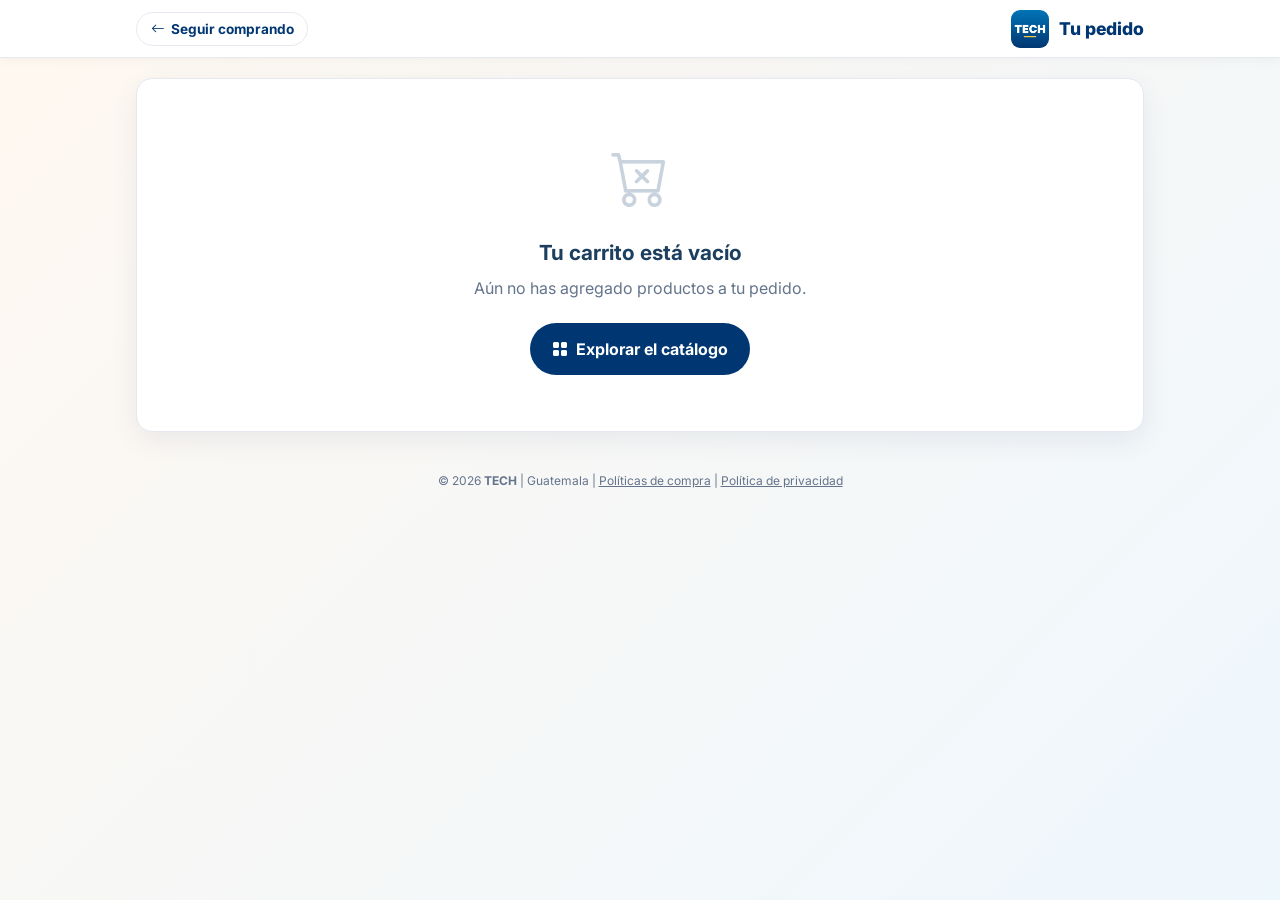
<file: carrito.html>
<!DOCTYPE html>
<html lang="es-GT">
<head>
  <meta charset="UTF-8" />
  <meta name="viewport" content="width=device-width, initial-scale=1.0"/>
  <meta name="theme-color" id="meta-theme-color" content="#003772" />
  <meta name="robots" content="noindex, follow" />
  <meta name="description" content="Revisa tu pedido de TECH y envíalo por WhatsApp." />
  <title id="page-title">Tu pedido | TECH</title>

  <link rel="icon" id="favicon" href="/favicon.ico?v=2" sizes="48x48">
  <link rel="apple-touch-icon" href="img/apple-touch-icon.png">

  <link href="https://fonts.googleapis.com/css2?family=Inter:wght@400;500;600;700;800&display=swap" rel="stylesheet">
  <link rel="stylesheet" href="https://cdn.jsdelivr.net/npm/bootstrap-icons@1.11.3/font/bootstrap-icons.min.css" />

  <style>
    :root {
      --primary: #003772;
      --accent: #0074B7;
      --success: #15803d;
      --success-dark: #116a32;
      --highlight: #FFD447;
      --danger: #dc2626;
      --text-dark: #1C3F60;
      --text-soft: #64748b;
      --border: #e5e9ef;
      --bg-soft: #f6f8fb;
      --shadow: 0 8px 28px rgba(0, 35, 80, 0.07);
      --radius: 16px;
      --transition: all 0.25s cubic-bezier(0.4, 0, 0.2, 1);
    }

    * { margin: 0; padding: 0; box-sizing: border-box; }
    html { scroll-padding-top: 80px; }
    body {
      font-family: 'Inter', system-ui, sans-serif;
      background: linear-gradient(135deg, #fff8f0 0%, #eef7fd 100%);
      color: var(--text-dark);
      min-height: 100vh;
      line-height: 1.55;
    }
    button, input, select, textarea { font-family: inherit; }   /* todos los botones con la letra del sitio */

    /* ── Encabezado compacto (igual al catálogo) ── */
    .encabezado {
      position: sticky; top: 0; z-index: 50;
      background: rgba(255,255,255,0.97); backdrop-filter: blur(12px);
      border-bottom: 1px solid var(--border); box-shadow: 0 2px 12px rgba(0,0,0,0.04);
    }
    .encabezado-inner { max-width: 1040px; margin: 0 auto; padding: 0.6rem 1rem; display: flex; align-items: center; gap: 0.75rem; }
    .seguir {
      display: inline-flex; align-items: center; gap: 6px; background: none; border: 1px solid var(--border);
      color: var(--primary); font-weight: 700; font-size: 0.85rem; padding: 0.5rem 0.85rem; border-radius: 999px; cursor: pointer;
      transition: var(--transition); white-space: nowrap;
    }
    .seguir:hover { background: var(--primary); color: #fff; border-color: var(--primary); }
    .marca { display: flex; align-items: center; gap: 0.6rem; margin-left: auto; min-width: 0; text-decoration: none; color: inherit; }
    .marca img { width: 38px; height: 38px; border-radius: 9px; flex-shrink: 0; }
    .marca h1 { font-size: 1.1rem; font-weight: 800; color: var(--primary); white-space: nowrap; }
    .marca .cuenta { font-size: 0.8rem; color: var(--text-soft); font-weight: 600; white-space: nowrap; }

    /* ── Distribución: pasos a la izquierda, resumen a la derecha (en PC) ── */
    .pagina { max-width: 1040px; margin: 0 auto; padding: 1.25rem 1rem 2rem; display: grid; grid-template-columns: minmax(0, 1fr) 340px; gap: 1.25rem; align-items: start; }
    .pasos { display: flex; flex-direction: column; gap: 1rem; min-width: 0; }

    .tarjeta { background: #fff; border: 1px solid var(--border); border-radius: var(--radius); box-shadow: var(--shadow); overflow: hidden; }
    .tarjeta-cab { display: flex; align-items: center; gap: 0.6rem; padding: 1rem 1.2rem; border-bottom: 1px solid var(--border); }
    .num { width: 28px; height: 28px; border-radius: 50%; background: var(--primary); color: #fff; font-weight: 800; font-size: 0.85rem; display: inline-flex; align-items: center; justify-content: center; flex-shrink: 0; }
    .tarjeta-cab h2 { font-size: 1.02rem; font-weight: 800; }
    .tarjeta-cab .extra { margin-left: auto; font-size: 0.8rem; color: var(--text-soft); font-weight: 600; }
    .tarjeta-cuerpo { padding: 1.1rem 1.2rem 1.2rem; }

    /* ── 1. Productos ── */
    .i { display: grid; grid-template-columns: 76px minmax(0, 1fr) auto; gap: 0.9rem; align-items: center; padding: 1rem 1.2rem; border-bottom: 1px solid var(--border); }
    .i:last-child { border-bottom: none; }
    .img-wrap { width: 76px; height: 76px; background: #fff; border: 1px solid var(--border); border-radius: 12px; display: flex; align-items: center; justify-content: center; overflow: hidden; }
    .img-wrap img { width: 88%; height: 88%; object-fit: contain; }
    .info { min-width: 0; }
    .info h3 { font-size: 0.9rem; font-weight: 600; line-height: 1.35; margin-bottom: 0.25rem; }
    .precios { display: flex; align-items: baseline; gap: 0.5rem; flex-wrap: wrap; }
    .pr { color: var(--primary); font-weight: 800; font-size: 1.05rem; }
    .unit { font-size: 0.78rem; color: var(--text-soft); font-weight: 600; }
    .tag-fragil { display: inline-flex; align-items: center; gap: 4px; font-size: .68rem; font-weight: 800; text-transform: uppercase; color: #b45309; background: #fff4e5; border: 1px solid #fcd9a8; border-radius: 5px; padding: 1px 7px; margin: 0 0 4px; }

    .stepper { display: flex; align-items: center; background: var(--bg-soft); border-radius: 50px; padding: 3px; border: 1px solid var(--border); }
    .stepper button { width: 32px; height: 32px; border-radius: 50%; border: none; background: #fff; color: var(--text-dark); cursor: pointer; display: flex; align-items: center; justify-content: center; transition: var(--transition); box-shadow: 0 1px 4px rgba(0,0,0,0.06); }
    .stepper button:hover { background: var(--primary); color: #fff; }
    .stepper button.del:hover { background: var(--danger); }
    .stepper .count { min-width: 32px; text-align: center; font-weight: 800; font-size: 0.9rem; }
    .vaciar { display: block; margin: 0 auto; padding: 0.7rem; background: none; border: none; color: var(--text-soft); font-size: 0.82rem; cursor: pointer; text-decoration: underline; }
    .vaciar:hover { color: var(--danger); }

    /* ── Formularios ── */
    .campos { display: grid; grid-template-columns: 1fr 1fr; gap: 0.8rem; }
    .campo { display: flex; flex-direction: column; gap: 0.3rem; }
    .campo.ancho { grid-column: 1 / -1; }
    .campo label { font-size: 0.82rem; font-weight: 700; }
    .campo label .opc { font-weight: 500; color: var(--text-soft); }
    .campo label .req { color: var(--danger); }
    input[type="text"], input[type="tel"], select, textarea {
      width: 100%; padding: 0.75rem 0.85rem; border-radius: 11px; border: 1.5px solid var(--border);
      font-size: 0.95rem; color: var(--text-dark); background: #fff; transition: var(--transition);
    }
    textarea { min-height: 70px; resize: vertical; }
    select {
      appearance: none; -webkit-appearance: none; cursor: pointer; padding-right: 2.4rem;
      background-image: url("data:image/svg+xml,%3Csvg xmlns='http://www.w3.org/2000/svg' width='14' height='14' viewBox='0 0 16 16' fill='%23003772'%3E%3Cpath d='M1.6 4.6a.75.75 0 0 1 1.06 0L8 9.94l5.34-5.34a.75.75 0 1 1 1.06 1.06l-5.87 5.87a.75.75 0 0 1-1.06 0L1.6 5.66a.75.75 0 0 1 0-1.06z'/%3E%3C/svg%3E");
      background-repeat: no-repeat; background-position: right 0.9rem center;
    }
    input:focus, select:focus, textarea:focus { outline: none; border-color: var(--accent); box-shadow: 0 0 0 3px rgba(0,116,183,0.12); }
    .campo.error input, .campo.error select { border-color: var(--danger); background: #fff7f7; }
    .msg-error { font-size: 0.75rem; color: var(--danger); font-weight: 600; display: none; }
    .campo.error .msg-error { display: block; }
    .recordar { font-size: 0.75rem; color: var(--text-soft); margin-top: 0.7rem; display: flex; align-items: center; gap: 5px; }

    .n { margin-top: 0.7rem; padding: 0.7rem 0.85rem; background: #eef6fd; border-radius: 11px; font-size: 0.8rem; line-height: 1.5; color: #12507a; border-left: 4px solid var(--accent); }
    .n a { color: var(--accent); font-weight: 700; }

    /* ── 3. Pago ── */
    .op { display: block; margin-bottom: 0.6rem; }
    .op:last-child { margin-bottom: 0; }
    .op label { display: flex; align-items: center; gap: 10px; padding: 0.8rem 0.9rem; border: 1.5px solid var(--border); border-radius: 12px; cursor: pointer; transition: var(--transition); background: #fff; }
    .op label:hover { border-color: #b9d4ea; }
    .op input[type="radio"] { accent-color: var(--primary); width: 18px; height: 18px; flex-shrink: 0; }
    .op label:has(input:checked) { border-color: var(--primary); background: #f3f8fd; }
    .op .det { display: block; font-size: 0.78rem; color: var(--text-soft); font-weight: 500; }
    .op .det.alerta { color: #c2410c; font-weight: 700; }
    .op .ico { margin-left: auto; color: var(--accent); font-size: 1.15rem; }

    /* ── Resumen ── */
    .resumen { position: sticky; top: 76px; }
    .l { display: flex; justify-content: space-between; gap: 1rem; margin-bottom: 0.45rem; color: var(--text-soft); font-size: 0.92rem; }
    .l span:last-child { font-weight: 600; color: var(--text-dark); }
    #rec, #rec span:last-child { color: #c2410c; }
    .tot { font-size: 1.25rem; font-weight: 800; color: var(--text-dark); border-top: 2px dashed var(--border); padding-top: 0.8rem; margin-top: 0.8rem; align-items: baseline; }
    .tot strong { color: var(--primary); font-size: 1.45rem; }
    .acepto-fragil { display: flex; gap: .6rem; align-items: flex-start; margin-top: 1rem; padding: .75rem .85rem; background: #fff8ee; border: 1.5px solid #fbbf24; border-radius: 12px; font-size: .8rem; line-height: 1.45; color: #78350f; cursor: pointer; }
    .acepto-fragil input { width: 19px; height: 19px; flex-shrink: 0; margin-top: 1px; accent-color: #b45309; }
    .acepto-fragil a { color: #b45309; font-weight: 700; }
    .acepto-fragil[hidden], .error-fragil[hidden] { display: none; }
    .error-fragil { margin-top: .5rem; color: var(--danger); font-size: .8rem; font-weight: 700; }
    .acepto-politicas { display: flex; gap: .6rem; align-items: flex-start; margin-top: 1rem; padding: .75rem .85rem; background: #f3f8fd; border: 1.5px solid #b9d4ea; border-radius: 12px; font-size: .8rem; line-height: 1.45; color: var(--text-dark); cursor: pointer; }
    .acepto-politicas input { width: 19px; height: 19px; flex-shrink: 0; margin-top: 1px; accent-color: var(--primary); }
    .acepto-politicas a { color: var(--accent); font-weight: 700; }
    .acepto-politicas.falta, .acepto-fragil.falta { border-color: var(--danger); background: #fff5f5; }
    #error-politicas[hidden] { display: none; }
    .aviso-politicas { font-size: .78rem; color: var(--text-soft); margin: 1rem 0 0.8rem; line-height: 1.5; }
    .aviso-politicas .bi { color: var(--success); }
    .aviso-politicas a { color: var(--accent); font-weight: 600; }
    .btn {
      display: flex; align-items: center; justify-content: center; gap: 8px; width: 100%;
      padding: 1rem; border-radius: 14px; font-size: 1.05rem; font-weight: 800; border: none; cursor: pointer;
      background: var(--success); color: #fff; box-shadow: 0 4px 15px rgba(34,164,71,0.25); transition: var(--transition);
    }
    .btn:hover { background: var(--success-dark); transform: translateY(-1px); }
    .seguro { text-align: center; font-size: 0.74rem; color: var(--text-soft); margin-top: 0.6rem; }

    /* ── Barra fija en celular: total + enviar ── */
    .barra-movil { display: none; }

    /* ── Carrito vacío ── */
    .vacio { text-align: center; padding: 3.5rem 1.5rem; }
    .vacio .bi-cart-x { font-size: 3.6rem; color: #c9d3de; }
    .vacio h2 { margin-top: 0.8rem; font-size: 1.3rem; }
    .vacio p { margin-top: 0.4rem; color: var(--text-soft); }
    .btn-tienda { display: inline-flex; align-items: center; gap: 8px; margin-top: 1.4rem; padding: 0.85rem 1.4rem; border-radius: 999px; background: var(--primary); color: #fff; font-weight: 700; text-decoration: none; }
    .btn-tienda:hover { filter: brightness(1.15); }

    footer { text-align: center; padding: 0.5rem 1rem 1.5rem; font-size: 0.75rem; color: var(--text-soft); }
    footer a { color: inherit; }

    @media (max-width: 860px) {
      .pagina { grid-template-columns: minmax(0, 1fr); }
      .resumen { position: static; }
    }
    @media (max-width: 600px) {
      .encabezado-inner { padding: 0.5rem 0.75rem; }
      .seguir span { display: none; }            /* en celular solo la flecha */
      .seguir { padding: 0.5rem 0.7rem; }
      .marca h1 { font-size: 1rem; }
      .pagina { padding: 0.9rem 0.6rem 6.5rem; gap: 0.8rem; }
      .tarjeta-cab, .tarjeta-cuerpo { padding-left: 0.95rem; padding-right: 0.95rem; }
      .campos { grid-template-columns: 1fr; }
      /* Producto: foto + nombre arriba; precio y cantidad en una fila abajo */
      .i { grid-template-columns: 64px minmax(0, 1fr); padding: 0.9rem 0.95rem; row-gap: 0.55rem; }
      .img-wrap { width: 64px; height: 64px; }
      .info h3 { font-size: 0.85rem; }
      .stepper { grid-column: 2; justify-self: start; }
      .barra-movil {
        display: flex; align-items: center; gap: 0.75rem; position: fixed; left: 0; right: 0; bottom: 0; z-index: 60;
        background: rgba(255,255,255,0.98); backdrop-filter: blur(12px); border-top: 1px solid var(--border);
        padding: 0.65rem 0.9rem calc(0.65rem + env(safe-area-inset-bottom)); box-shadow: 0 -4px 18px rgba(0,0,0,0.07);
      }
      .barra-movil[hidden] { display: none; }
      .barra-movil .bm-total { display: flex; flex-direction: column; line-height: 1.15; }
      .barra-movil .bm-total small { font-size: 0.72rem; color: var(--text-soft); font-weight: 600; }
      .barra-movil .bm-total strong { font-size: 1.15rem; color: var(--primary); }
      .barra-movil .btn-barra { margin-left: auto; display: inline-flex; align-items: center; gap: 7px; border: none; border-radius: 12px; padding: 0.8rem 1.1rem; background: var(--success); color: #fff; font-weight: 800; font-size: 0.95rem; cursor: pointer; }
    }
  </style>
</head>
<body>

  <header class="encabezado">
    <div class="encabezado-inner">
      <button type="button" class="seguir" id="boton-volver" onclick="irAtras()" aria-label="Seguir comprando">
        <i class="bi bi-arrow-left"></i><span>Seguir comprando</span>
      </button>
      <a class="marca" href="index.html" aria-label="TECH: ir al Inicio">
        <img id="logo-header" src="img/TECH-300.webp" alt="TECH" width="38" height="38">
        <div>
          <h1 id="main-title">Tu pedido</h1>
          <div class="cuenta" id="cuenta-productos"></div>
        </div>
      </a>
    </div>
  </header>

  <!-- Carrito vacío -->
  <main class="pagina" id="vacio" style="display:none">
    <section class="tarjeta vacio" style="grid-column: 1 / -1">
      <i class="bi bi-cart-x"></i>
      <h2>Tu carrito está vacío</h2>
      <p>Aún no has agregado productos a tu pedido.</p>
      <a class="btn-tienda" href="index.html"><i class="bi bi-grid-fill"></i> Explorar el catálogo</a>
    </section>
  </main>

  <!-- Carrito con productos -->
  <main class="pagina" id="lleno" style="display:none">
    <div class="pasos">

      <!-- 1. Productos -->
      <section class="tarjeta" aria-labelledby="t-productos">
        <div class="tarjeta-cab"><span class="num">1</span><h2 id="t-productos">Productos</h2><span class="extra" id="extra-productos"></span></div>
        <div id="lista"></div>
        <button type="button" class="vaciar" onclick="vaciarCarrito()"><i class="bi bi-trash3"></i> Vaciar carrito</button>
      </section>

      <!-- 2. Entrega -->
      <section class="tarjeta" aria-labelledby="t-entrega">
        <div class="tarjeta-cab"><span class="num">2</span><h2 id="t-entrega">Datos de entrega</h2></div>
        <div class="tarjeta-cuerpo">
          <div class="campos">
            <div class="campo">
              <label for="c-nombre">Nombre completo <span class="req">*</span></label>
              <input type="text" id="c-nombre" autocomplete="name" placeholder="Ej. María López">
              <span class="msg-error">Escribe tu nombre.</span>
            </div>
            <div class="campo">
              <label for="c-telefono">Teléfono <span class="opc">(opcional)</span></label>
              <input type="tel" id="c-telefono" autocomplete="tel" inputmode="tel" placeholder="Si es distinto a tu WhatsApp">
            </div>
            <div class="campo ancho">
              <label for="c-direccion">Dirección de entrega <span class="req">*</span></label>
              <input type="text" id="c-direccion" autocomplete="street-address" placeholder="Calle, avenida, número, colonia o condominio">
              <span class="msg-error">Escribe la dirección de entrega.</span>
            </div>
            <div class="campo ancho">
              <label for="c-municipio">Municipio y departamento <span class="req">*</span></label>
              <input type="text" id="c-municipio" autocomplete="address-level2" placeholder="Ej. Zona 10, Guatemala · Cobán, Alta Verapaz">
              <span class="msg-error">Escribe el municipio y departamento.</span>
            </div>
            <div class="campo ancho">
              <label for="zona">Zona de entrega <span class="req">*</span></label>
              <!-- v9: tarifas según envíos reales (nov. 2026). data-recargo="1" = cobra 5% si paga contra entrega -->
              <select id="zona">
                <option value="25">Capital, zonas 1–15 y 17 - Q25</option>
                <option value="35">Zonas 16, 18, 19, 21 y metropolitana - Q35</option>
                <option value="40" data-recargo="1">Amatitlán, S. Juan Sac. y alrededores - Q40</option>
                <option value="45" data-recargo="1" selected>Departamentos: cabeceras - Q45</option>
                <option value="55" data-recargo="1">Departamentos: aldeas y lejanos - Q55</option>
              </select>
              <div class="n"><i class="bi bi-truck"></i> Tarifa base por paquete. Puede variar porque el courier cambia sus precios y condiciones sin previo aviso; <strong>te confirmamos el costo exacto por WhatsApp.</strong> <a href="politicas.html#envios" target="_blank" rel="noopener">Ver zonas</a></div>
            </div>
            <div class="campo ancho">
              <label for="notas">Referencias u horario <span class="opc">(opcional)</span></label>
              <textarea id="notas" placeholder="Ej. Casa verde frente al parque. Entregar después de las 4 pm o llamar al llegar."></textarea>
            </div>
          </div>
          <p class="recordar"><i class="bi bi-lock"></i> Tus datos se guardan solo en este dispositivo para tu próxima compra.</p>
        </div>
      </section>

      <!-- 3. Pago -->
      <section class="tarjeta" aria-labelledby="t-pago">
        <div class="tarjeta-cab"><span class="num">3</span><h2 id="t-pago">Forma de pago</h2></div>
        <div class="tarjeta-cuerpo">
          <div class="op"><label><input type="radio" name="pago" value="t" checked> <span>Transferencia o depósito bancario</span><i class="bi bi-bank ico"></i></label></div>
          <div class="op"><label><input type="radio" name="pago" value="c"> <span>Pago contra entrega <span class="det alerta">+5% fuera del área metropolitana</span></span><i class="bi bi-cash-coin ico"></i></label></div>
          <div class="op"><label><input type="radio" name="pago" value="v"> <span>Tarjeta Visa <span class="det">Aplican restricciones; te confirmamos por WhatsApp</span></span><i class="bi bi-credit-card ico"></i></label></div>
        </div>
      </section>
    </div>

    <!-- 4. Resumen y confirmación -->
    <aside class="tarjeta resumen" aria-labelledby="t-resumen" id="resumen">
      <div class="tarjeta-cab"><span class="num">4</span><h2 id="t-resumen">Resumen y confirmación</h2></div>
      <div class="tarjeta-cuerpo">
        <div class="l"><span>Subtotal</span> <span id="sub">Q0.00</span></div>
        <div class="l"><span>Envío estimado</span> <span id="env">Q0.00</span></div>
        <div class="l" id="rec" style="display:none"><span>Recargo contra entrega (5%)</span> <span id="re">Q0.00</span></div>
        <div class="l tot"><span>Total</span> <strong id="tot">Q0.00</strong></div>

        <label class="acepto-fragil" id="caja-fragil" hidden>
          <input type="checkbox" id="acepto-fragil">
          <span><strong>Acepto el riesgo de los productos frágiles</strong> (<span id="n-fragiles"></span>): TECH los empaca con protección reforzada, pero viajan bajo mi riesgo y no responde por roturas o daños causados por la empresa de mensajería. <a href="politicas.html#fragiles" target="_blank" rel="noopener">Ver condiciones</a></span>
        </label>
        <p class="error-fragil" id="error-fragil" hidden><i class="bi bi-exclamation-circle"></i> Para enviar tu pedido, marca la casilla de productos frágiles.</p>

        <!-- v9: aceptación obligatoria de las políticas en TODOS los pedidos (queda escrita en el mensaje de WhatsApp) -->
        <label class="acepto-politicas" id="caja-politicas">
          <input type="checkbox" id="acepto-politicas">
          <span>He leído y acepto las <a href="politicas.html" target="_blank" rel="noopener">políticas de compra</a>: confirmé medidas y modelo, <strong>no hay cambios por cambio de opinión</strong> y cualquier problema lo reporto el mismo día de la entrega.</span>
        </label>
        <p class="error-fragil" id="error-politicas" hidden><i class="bi bi-exclamation-circle"></i> Para enviar tu pedido, acepta las políticas de compra.</p>
        <p class="aviso-politicas"><i class="bi bi-shield-check"></i> Revisamos tu pedido antes de enviarlo.</p>
        <button type="button" class="btn" id="btn-enviar" onclick="fin()"><i class="bi bi-whatsapp"></i> Enviar pedido por WhatsApp</button>
        <p class="seguro"><i class="bi bi-chat-dots"></i> No pagas nada todavía: te confirmamos existencia y costo final por WhatsApp.</p>
      </div>
    </aside>
  </main>

  <!-- Celular: total y botón siempre a la vista -->
  <div class="barra-movil" id="barra-movil" role="region" aria-label="Total del pedido" hidden>
    <div class="bm-total"><small>Total</small><strong id="bm-tot">Q0.00</strong></div>
    <button type="button" class="btn-barra" onclick="fin()"><i class="bi bi-whatsapp"></i> Enviar pedido</button>
  </div>

  <footer>
    <p id="footer-text"></p>
  </footer>

  <script>
    const CONFIG = {
      nombreNegocio: "TECH",
      telefonoWhatsApp: "50241084481",
      simboloMoneda: "Q",
      logoImg: "img/TECH-300.webp",
      faviconImg: "/favicon.ico?v=2",
      colores: { primario: "#003772", acento: "#0074B7" },
      versionPoliticas: "8 de noviembre de 2026"   // v9: actualizar cuando cambie politicas.html
    };

    const aplicarConfig = () => {
      document.title = `🛒 Tu pedido | ${CONFIG.nombreNegocio}`;
      document.getElementById("logo-header").src = CONFIG.logoImg;
      document.getElementById("meta-theme-color").content = CONFIG.colores.primario;
      document.getElementById("favicon").href = CONFIG.faviconImg;
      document.getElementById("footer-text").innerHTML = `© 2026 <strong>${CONFIG.nombreNegocio}</strong> | Guatemala | <a href="politicas.html">Políticas de compra</a> | <a href="privacidad.html">Política de privacidad</a>`;
      const root = document.documentElement;
      root.style.setProperty('--primary', CONFIG.colores.primario);
      root.style.setProperty('--accent', CONFIG.colores.acento);
    };
    aplicarConfig();

    // ==========================================
    // LÓGICA DEL CARRITO
    // ==========================================
    const $ = s => document.getElementById(s);
    const zona = $('zona');
    const notas = $('notas');
    const Q = (n) => `${CONFIG.simboloMoneda}${n.toFixed(2)}`;
    const esc = (s) => String(s ?? "").replace(/[&<>"']/g, c => ({ "&": "&amp;", "<": "&lt;", ">": "&gt;", '"': "&quot;", "'": "&#39;" }[c]));

    // Volver a la tienda manteniendo el estado
    window.irAtras = () => {
      if (document.referrer.indexOf(window.location.host) !== -1) history.back();
      else window.location.href = 'index.html';
    };

    // v9: productos frágiles (el catálogo los marca; para carritos viejos se detecta por el nombre)
    const PALABRAS_FRAGIL = ["VIDRIO", "CRISTAL", "CRISTALERIA", "CERAMICA", "PORCELANA", "LOZA", "COPA", "COPAS", "ESPEJO"];
    const esFragil = (i) => typeof i.fragil === "boolean" ? i.fragil
      : String(i.titulo || "").normalize("NFD").replace(/[̀-ͯ]/g, "").toUpperCase().split(/[^A-Z0-9]+/).some(p => PALABRAS_FRAGIL.includes(p));

    // v9: datos del cliente (se recuerdan solo en este navegador)
    const CAMPOS = { nombre: 'c-nombre', telefono: 'c-telefono', direccion: 'c-direccion', municipio: 'c-municipio' };
    const OBLIGATORIOS = ['nombre', 'direccion', 'municipio'];
    const cargarDatos = () => {
      try {
        const d = JSON.parse(localStorage.getItem("datosCliente") || "{}");
        Object.entries(CAMPOS).forEach(([k, id]) => { if (d[k]) $(id).value = d[k]; });
        if (d.zona && [...zona.options].some(o => o.value === d.zona)) zona.value = d.zona;
      } catch (e) {}
    };
    const guardarDatos = () => {
      try {
        const d = { zona: zona.value };
        Object.entries(CAMPOS).forEach(([k, id]) => d[k] = $(id).value.trim());
        localStorage.setItem("datosCliente", JSON.stringify(d));
      } catch (e) {}
    };
    Object.values(CAMPOS).forEach(id => $(id).addEventListener('input', () => { $(id).closest('.campo').classList.remove('error'); guardarDatos(); }));

    const agrupar = () => {
      const map = {};
      JSON.parse(localStorage.getItem("carrito") || "[]").forEach(p => {
        map[p.id] ? (map[p.id].c += 1, map[p.id].t += p.precio) : (map[p.id] = { ...p, c: 1, t: p.precio });
      });
      return Object.values(map);
    };

    const act = () => {
      const items = agrupar();
      const fragiles = items.filter(esFragil);
      $('caja-fragil').hidden = fragiles.length === 0;
      $('n-fragiles').textContent = fragiles.map(f => f.titulo).join(", ");
      if (!fragiles.length) $('acepto-fragil').checked = false;

      const unidades = items.reduce((a, b) => a + b.c, 0);
      $('cuenta-productos').textContent = unidades ? `${unidades} producto${unidades !== 1 ? "s" : ""}` : "";
      $('extra-productos').textContent = items.length ? `${items.length} artículo${items.length !== 1 ? "s" : ""}` : "";
      $('lista').innerHTML = "";
      if (!items.length) {
        $('vacio').style.display = "grid";
        $('lleno').style.display = "none";
        $('barra-movil').hidden = true;
        return;
      }
      $('vacio').style.display = "none";
      $('lleno').style.display = "grid";
      $('barra-movil').hidden = false;

      $('lista').innerHTML = items.map(i => {
        const imgPath = Array.isArray(i.imagen) ? i.imagen[0] : i.imagen;
        return `
          <div class="i">
            <div class="img-wrap"><img src="${esc(imgPath || 'img/TECH-300.webp')}" alt="" onerror="this.src='img/TECH-300.webp'"></div>
            <div class="info">
              <h3>${esc(i.titulo)}</h3>
              ${esFragil(i) ? '<span class="tag-fragil"><i class="bi bi-exclamation-triangle-fill"></i> Frágil</span>' : ''}
              <div class="precios">
                <span class="pr">${Q(i.t)}</span>
                ${i.c > 1 ? `<span class="unit">${Q(i.precio)} c/u</span>` : ''}
              </div>
            </div>
            <div class="stepper" aria-label="Cantidad">
              <button type="button" class="${i.c === 1 ? 'del' : ''}" onclick="cambiarCant('${esc(i.id)}', -1)" aria-label="${i.c === 1 ? 'Quitar' : 'Restar uno'}">
                <i class="bi bi-${i.c === 1 ? 'trash3' : 'dash'}"></i>
              </button>
              <div class="count">${i.c}</div>
              <button type="button" onclick="cambiarCant('${esc(i.id)}', 1)" aria-label="Sumar uno"><i class="bi bi-plus"></i></button>
            </div>
          </div>`;
      }).join("");
      calc();
    };

    const totales = () => {
      const items = agrupar();
      const subtotal = items.reduce((a, b) => a + b.t, 0);
      const envio = +zona.value;
      const aplicaRecargo = zona.selectedOptions[0].dataset.recargo === "1";   // depende de la zona, no del precio
      const contraEntrega = document.querySelector('input[name="pago"][value="c"]').checked;
      const recargo = (aplicaRecargo && contraEntrega) ? (subtotal + envio) * 0.05 : 0;
      return { items, subtotal, envio, recargo, total: subtotal + envio + recargo };
    };

    const calc = () => {
      const t = totales();
      $('sub').textContent = Q(t.subtotal);
      $('env').textContent = Q(t.envio);
      $('rec').style.display = t.recargo ? "flex" : "none";
      $('re').textContent = Q(t.recargo);
      $('tot').textContent = Q(t.total);
      $('bm-tot').textContent = Q(t.total);
    };

    window.cambiarCant = (id, delta) => {
      let c = JSON.parse(localStorage.getItem("carrito") || "[]");
      if (delta > 0) {
        const p = c.find(x => x.id === id);
        if (p) c.push({ ...p });
      } else {
        const idx = c.findIndex(p => p.id === id);
        if (idx > -1) c.splice(idx, 1);
      }
      localStorage.setItem("carrito", JSON.stringify(c));
      act();
    };

    window.vaciarCarrito = () => {
      if (confirm("¿Deseas quitar todos los productos del carrito?")) {
        localStorage.removeItem("carrito");
        act();
      }
    };

    $('acepto-fragil').onchange = () => { $('error-fragil').hidden = true; $('caja-fragil').classList.remove('falta'); };
    $('acepto-politicas').onchange = () => { $('error-politicas').hidden = true; $('caja-politicas').classList.remove('falta'); };

    // Revisa los datos obligatorios; marca en rojo los que faltan y lleva al primero
    const validar = () => {
      let primero = null;
      OBLIGATORIOS.forEach(k => {
        const input = $(CAMPOS[k]);
        const vacio = !input.value.trim();
        input.closest('.campo').classList.toggle('error', vacio);
        if (vacio && !primero) primero = input;
      });
      if (primero) { primero.scrollIntoView({ behavior: "smooth", block: "center" }); setTimeout(() => primero.focus({ preventScroll: true }), 350); return false; }
      return true;
    };

    window.fin = () => {
      if (!validar()) return;
      const t = totales();
      const fragiles = t.items.filter(esFragil);
      // Casillas obligatorias: políticas (siempre) y frágiles (si hay)
      const faltaPoliticas = !$('acepto-politicas').checked;
      const faltaFragil = fragiles.length > 0 && !$('acepto-fragil').checked;
      $('error-politicas').hidden = !faltaPoliticas; $('caja-politicas').classList.toggle('falta', faltaPoliticas);
      $('error-fragil').hidden = !faltaFragil; $('caja-fragil').classList.toggle('falta', faltaFragil);
      if (faltaFragil || faltaPoliticas) {
        (faltaFragil ? $('caja-fragil') : $('caja-politicas')).scrollIntoView({ behavior: "smooth", block: "center" });
        return;
      }
      guardarDatos();
      const ztxt = zona.selectedOptions[0].text.split(" - ")[0];
      const metodo = { t: "Transferencia bancaria", c: "Pago contra entrega", v: "Tarjeta Visa" }[document.querySelector('input[name="pago"]:checked').value];
      const v = (id) => $(id).value.trim();

      // Se arma el texto normal y se codifica completo al final
      let m = `*¡Hola ${CONFIG.nombreNegocio}!*\nMi pedido:\n\n`;
      t.items.forEach(i => {
        m += `• ${i.titulo} [ID: ${i.id}] (x${i.c}) - ${Q(i.t)}${esFragil(i) ? " ⚠️ FRÁGIL" : ""}\n`;
      });
      m += `\n*Subtotal:* ${Q(t.subtotal)}`;
      m += `\n*Envío (${ztxt}):* ${Q(t.envio)}`;
      if (t.recargo) m += `\n*Recargo contra entrega (5%):* ${Q(t.recargo)}`;
      m += `\n\n*TOTAL A PAGAR: ${Q(t.total)}*\n`;
      m += `\n*Forma de pago:* ${metodo}`;
      m += `\n\n*Datos de entrega*`;
      m += `\n*Nombre:* ${v('c-nombre')}`;
      if (v('c-telefono')) m += `\n*Teléfono:* ${v('c-telefono')}`;
      m += `\n*Dirección:* ${v('c-direccion')}`;
      m += `\n*Municipio:* ${v('c-municipio')}`;
      if (notas.value.trim()) m += `\n*Referencias:* ${notas.value.trim()}`;
      m += `\n\n✅ *Acepto las políticas de compra (versión del ${CONFIG.versionPoliticas}): confirmé medidas y modelo, no hay cambios por cambio de opinión y los problemas se reportan el mismo día de la entrega.*`;
      if (fragiles.length) m += `\n✅ *Acepto que los productos frágiles viajan bajo mi riesgo y que TECH no responde por roturas o daños causados por la empresa de mensajería.*`;

      open(`https://wa.me/${CONFIG.telefonoWhatsApp}?text=` + encodeURIComponent(m), "_blank");
    };

    zona.onchange = () => { calc(); guardarDatos(); };
    document.querySelectorAll('input[name="pago"]').forEach(r => r.onchange = calc);
    cargarDatos();
    act();
  </script>
</body>
</html>
</file>
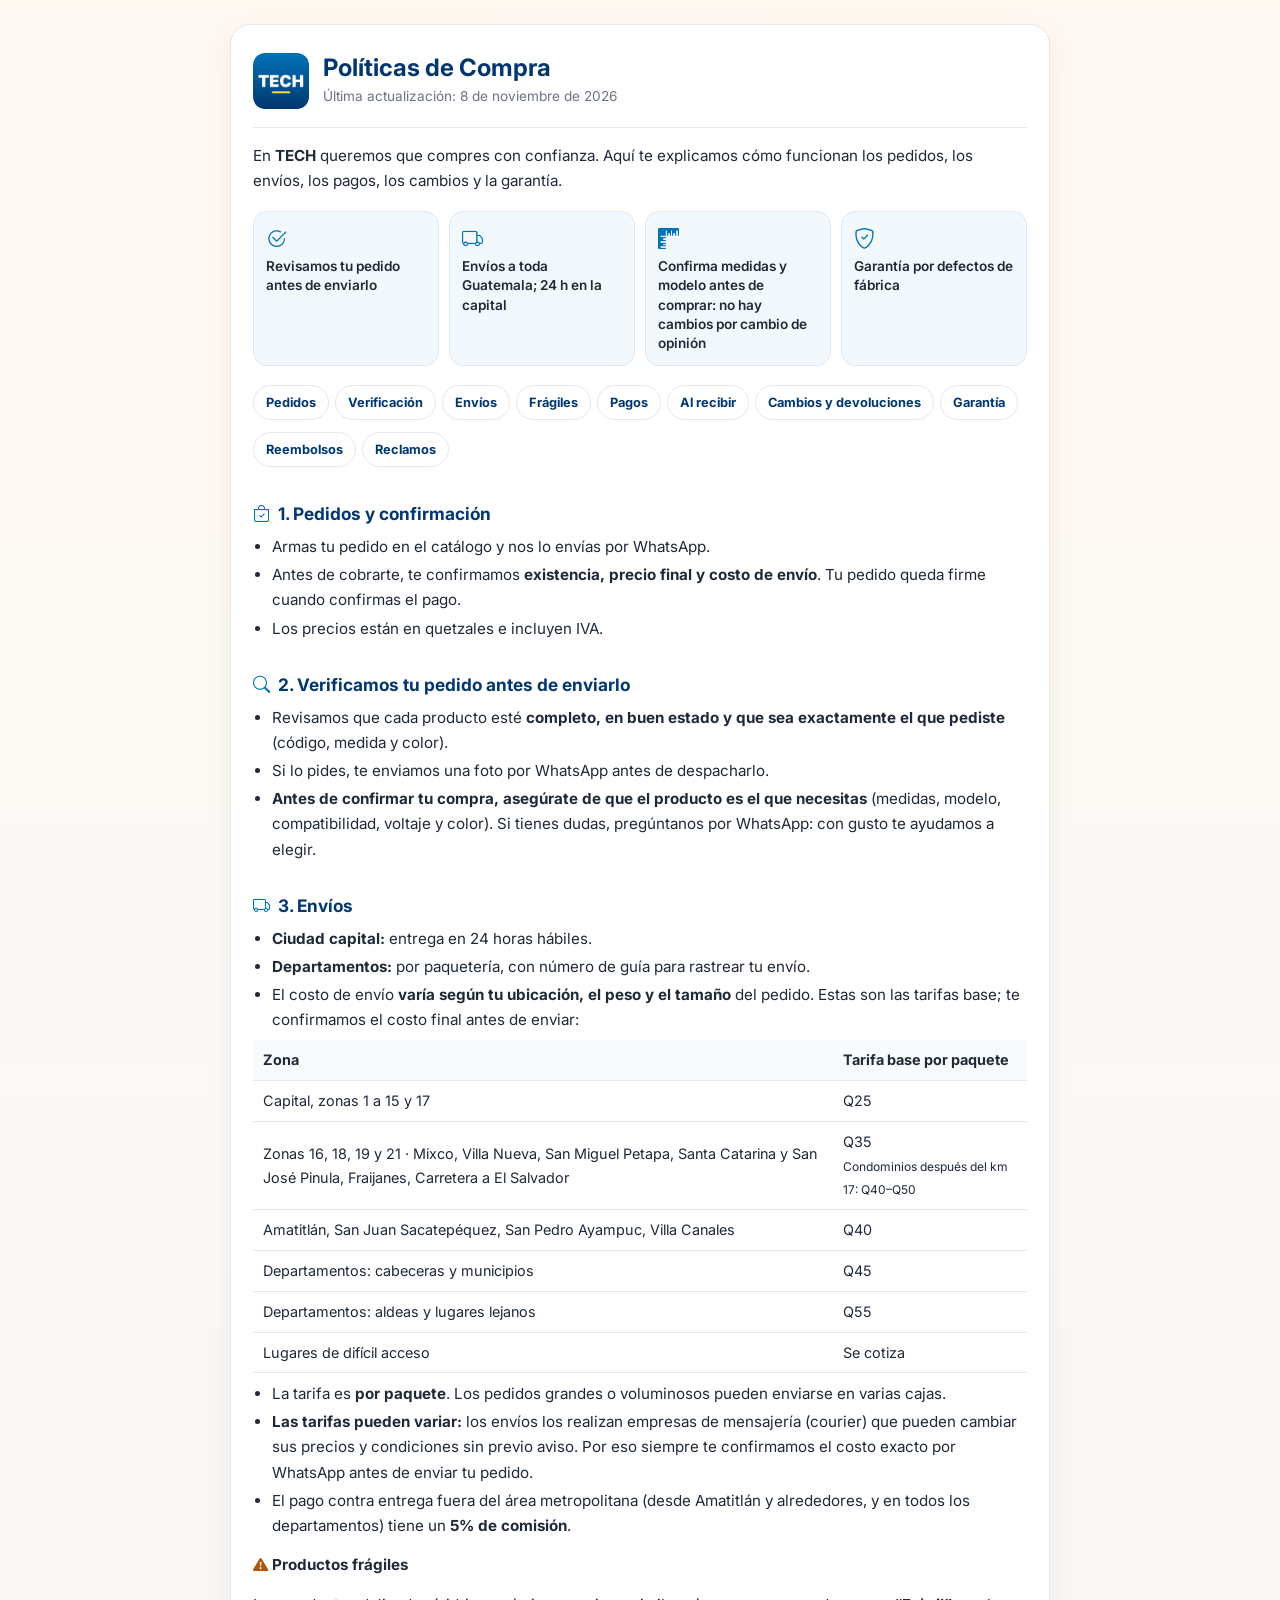
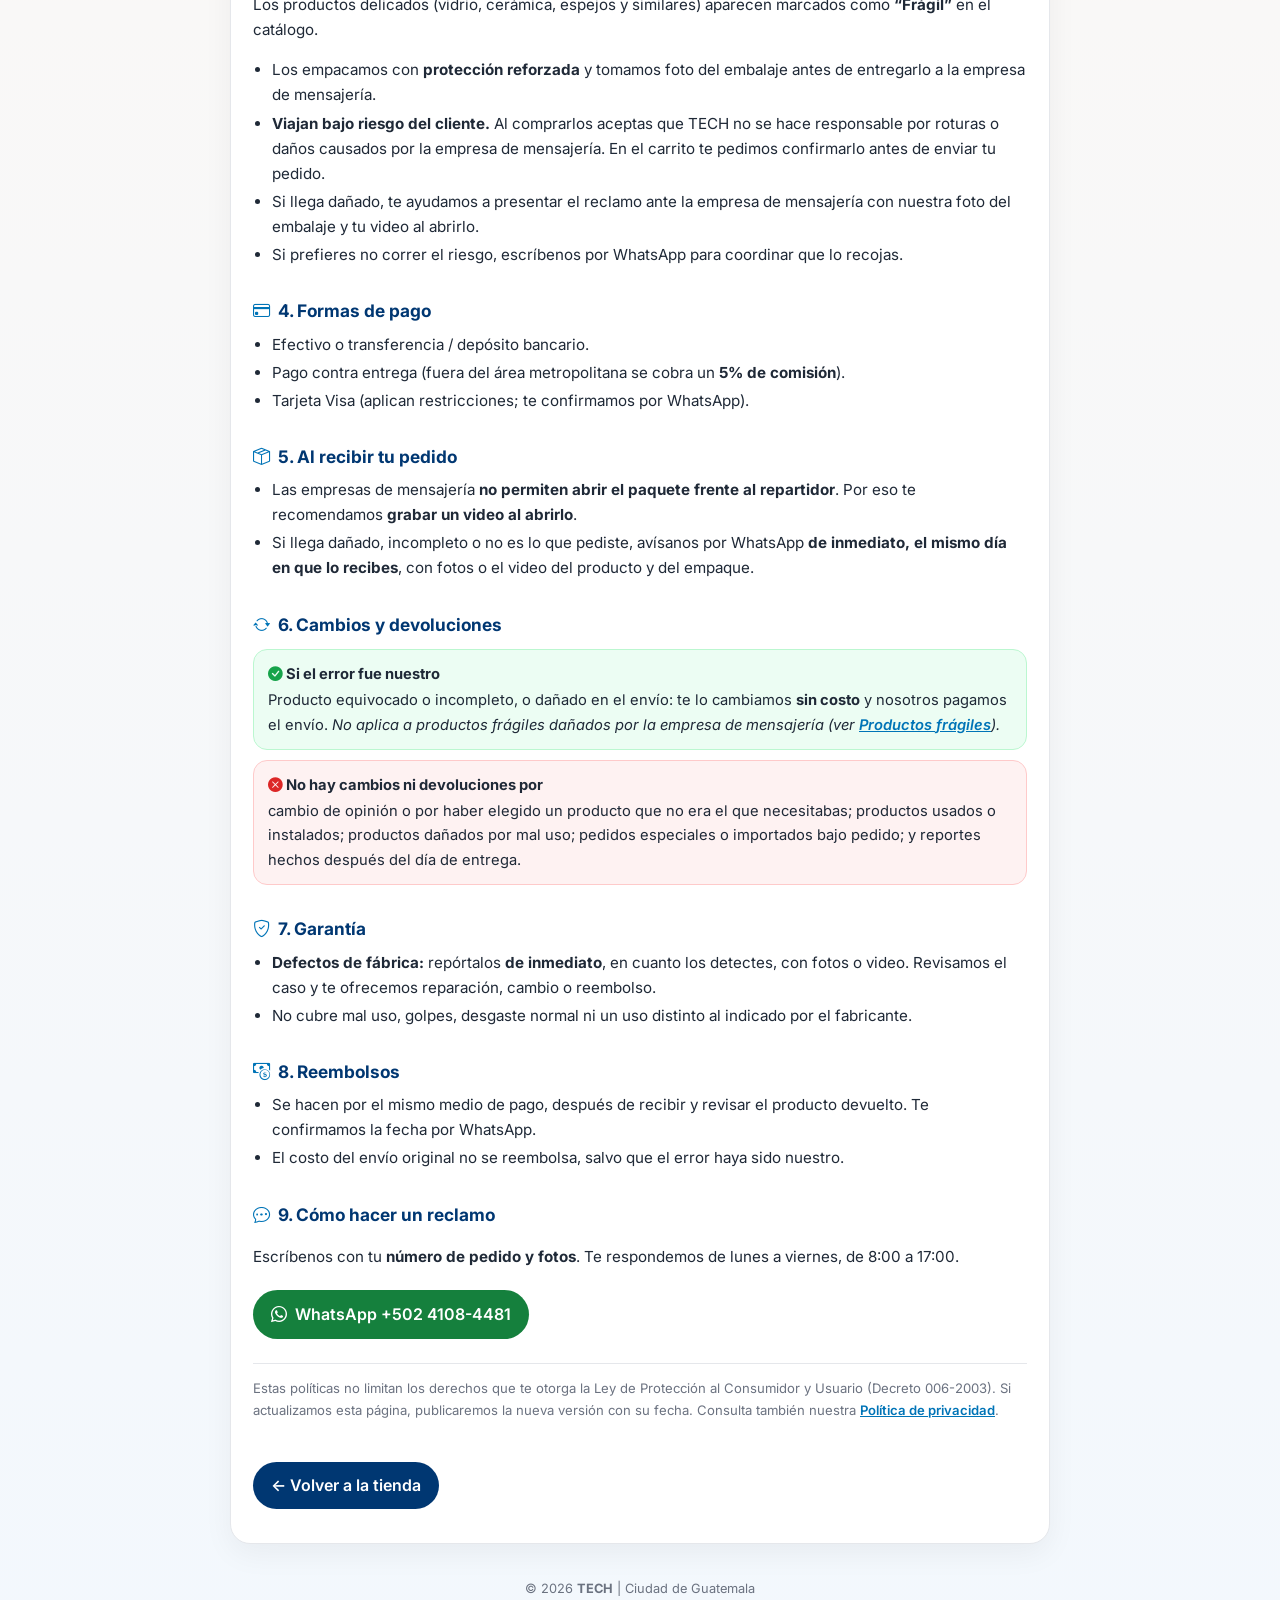
<file: politicas.html>
<!DOCTYPE html>
<html lang="es-GT">
<head>
  <meta charset="UTF-8" />
  <meta name="viewport" content="width=device-width, initial-scale=1.0" />
  <title>Políticas de Compra | TECH</title>
  <meta name="description" content="Pedidos, envíos a toda Guatemala, formas de pago, cambios, devoluciones y garantía en TECH." />
  <meta name="theme-color" content="#003772" />
  <link rel="canonical" href="https://tech.rompecabezas.online/politicas" />
  <link rel="icon" href="/favicon.ico?v=2" sizes="48x48">
  <link rel="apple-touch-icon" href="img/apple-touch-icon.png">
  <link href="https://fonts.googleapis.com/css2?family=Inter:wght@400;600;800&display=swap" rel="stylesheet">
  <link rel="stylesheet" href="https://cdn.jsdelivr.net/npm/bootstrap-icons@1.11.3/font/bootstrap-icons.min.css">
  <style>
    :root { --primary:#003772; --accent:#0074B7; --text:#1f2937; --soft:#6b7280; --line:#e5e7eb; --ok:#16a34a; --wa:#15803d; }
    * { box-sizing: border-box; }
    html { scroll-behavior: smooth; scroll-padding-top: 16px; }
    body { margin:0; font-family:'Inter',system-ui,sans-serif; color:var(--text); line-height:1.65; background:linear-gradient(180deg,#fff8f1 0%,#f3f8fd 100%); min-height:100vh; }
    .c { max-width:820px; margin:24px auto; background:#fff; border:1px solid var(--line); border-radius:20px; padding:28px 22px 34px; box-shadow:0 10px 30px rgba(0,0,0,.05); }
    header { display:flex; align-items:center; gap:14px; border-bottom:1px solid var(--line); padding-bottom:18px; margin-bottom:8px; }
    header img { width:56px; height:56px; border-radius:12px; }
    h1 { margin:0; font-size:1.5rem; color:var(--primary); line-height:1.2; }
    .fecha { color:var(--soft); font-size:.85rem; margin:2px 0 0; }
    h2 { display:flex; align-items:center; gap:.5rem; font-size:1.08rem; color:var(--primary); margin:30px 0 6px; }
    h2 .bi { color:var(--accent); }
    h3 { font-size:.95rem; margin:14px 0 4px; }
    p, li { font-size:.95rem; }
    ul { padding-left:1.2rem; margin:6px 0; }
    li { margin:3px 0; }
    a { color:var(--accent); font-weight:600; }

    /* Resumen rápido */
    .resumen { display:grid; grid-template-columns:repeat(auto-fit, minmax(170px, 1fr)); gap:10px; margin:18px 0 8px; }
    .resumen div { background:#f3f8fd; border:1px solid #dbeaf6; border-radius:14px; padding:12px; font-size:.85rem; font-weight:600; line-height:1.4; }
    .resumen .bi { display:block; font-size:1.3rem; color:var(--accent); margin-bottom:4px; }

    /* Índice */
    .indice { display:flex; flex-wrap:wrap; gap:6px; margin:16px 0 4px; padding:0; list-style:none; }
    .indice a { display:inline-block; text-decoration:none; font-size:.8rem; font-weight:700; color:var(--primary); background:#fff; border:1px solid var(--line); border-radius:999px; padding:6px 12px; }
    .indice a:hover { border-color:var(--accent); color:var(--accent); }

    section { scroll-margin-top: 16px; }
    section:target h2 { background:#fff7d6; border-radius:8px; padding:4px 8px; margin-left:-8px; }

    table { width:100%; border-collapse:collapse; margin:8px 0; font-size:.9rem; }
    th, td { text-align:left; padding:8px 10px; border-bottom:1px solid var(--line); }
    th { background:#f8fafc; font-weight:700; }

    .caja { border-radius:14px; padding:12px 14px; margin:10px 0; font-size:.92rem; }
    .caja.si { background:#ecfdf3; border:1px solid #bbf7d0; }
    .caja.no { background:#fef2f2; border:1px solid #fecaca; }
    .caja > strong:first-child { display:block; margin-bottom:2px; }


    .wa { display:inline-flex; align-items:center; gap:8px; background:var(--wa); color:#fff; text-decoration:none; padding:11px 18px; border-radius:999px; margin-top:6px; }
    .volver { display:inline-block; margin-top:28px; background:var(--primary); color:#fff; text-decoration:none; padding:10px 18px; border-radius:999px; }
    .nota-legal { color:var(--soft); font-size:.82rem; margin-top:24px; border-top:1px solid var(--line); padding-top:14px; }
    footer { text-align:center; font-size:.8rem; color:var(--soft); padding:10px 16px 30px; }
    @media (max-width:600px){ .c{ margin:12px; padding:22px 16px 28px; } h1{ font-size:1.3rem; } .resumen { grid-template-columns:1fr 1fr; } }
  </style>
</head>
<body>
  <main class="c">
    <header>
      <img src="img/TECH-300.webp" alt="TECH" width="56" height="56">
      <div>
        <h1>Políticas de Compra</h1>
        <p class="fecha">Última actualización: 8 de noviembre de 2026</p>
      </div>
    </header>

    <p>En <strong>TECH</strong> queremos que compres con confianza. Aquí te explicamos cómo funcionan los pedidos, los envíos, los pagos, los cambios y la garantía.</p>

    <div class="resumen" aria-label="Resumen">
      <div><i class="bi bi-check2-circle"></i>Revisamos tu pedido antes de enviarlo</div>
      <div><i class="bi bi-truck"></i>Envíos a toda Guatemala; 24 h en la capital</div>
      <div><i class="bi bi-rulers"></i>Confirma medidas y modelo antes de comprar: no hay cambios por cambio de opinión</div>
      <div><i class="bi bi-shield-check"></i>Garantía por defectos de fábrica</div>
    </div>

    <ul class="indice" aria-label="Contenido">
      <li><a href="#pedidos">Pedidos</a></li>
      <li><a href="#verificacion">Verificación</a></li>
      <li><a href="#envios">Envíos</a></li>
      <li><a href="#fragiles">Frágiles</a></li>
      <li><a href="#pagos">Pagos</a></li>
      <li><a href="#recepcion">Al recibir</a></li>
      <li><a href="#cambios">Cambios y devoluciones</a></li>
      <li><a href="#garantia">Garantía</a></li>
      <li><a href="#reembolsos">Reembolsos</a></li>
      <li><a href="#reclamos">Reclamos</a></li>
    </ul>

    <section id="pedidos">
      <h2><i class="bi bi-bag-check"></i> 1. Pedidos y confirmación</h2>
      <ul>
        <li>Armas tu pedido en el catálogo y nos lo envías por WhatsApp.</li>
        <li>Antes de cobrarte, te confirmamos <strong>existencia, precio final y costo de envío</strong>. Tu pedido queda firme cuando confirmas el pago.</li>
        <li>Los precios están en quetzales e incluyen IVA.</li>
      </ul>
    </section>

    <section id="verificacion">
      <h2><i class="bi bi-search"></i> 2. Verificamos tu pedido antes de enviarlo</h2>
      <ul>
        <li>Revisamos que cada producto esté <strong>completo, en buen estado y que sea exactamente el que pediste</strong> (código, medida y color).</li>
        <li>Si lo pides, te enviamos una foto por WhatsApp antes de despacharlo.</li>
        <li><strong>Antes de confirmar tu compra, asegúrate de que el producto es el que necesitas</strong> (medidas, modelo, compatibilidad, voltaje y color). Si tienes dudas, pregúntanos por WhatsApp: con gusto te ayudamos a elegir.</li>
      </ul>
    </section>

    <section id="envios">
      <h2><i class="bi bi-truck"></i> 3. Envíos</h2>
      <ul>
        <li><strong>Ciudad capital:</strong> entrega en 24 horas hábiles.</li>
        <li><strong>Departamentos:</strong> por paquetería, con número de guía para rastrear tu envío.</li>
        <li>El costo de envío <strong>varía según tu ubicación, el peso y el tamaño</strong> del pedido. Estas son las tarifas base; te confirmamos el costo final antes de enviar:</li>
      </ul>
      <table>
        <thead><tr><th>Zona</th><th>Tarifa base por paquete</th></tr></thead>
        <tbody>
          <tr><td>Capital, zonas 1 a 15 y 17</td><td>Q25</td></tr>
          <tr><td>Zonas 16, 18, 19 y 21 · Mixco, Villa Nueva, San Miguel Petapa, Santa Catarina y San José Pinula, Fraijanes, Carretera a El Salvador</td><td>Q35<br><small>Condominios después del km 17: Q40–Q50</small></td></tr>
          <tr><td>Amatitlán, San Juan Sacatepéquez, San Pedro Ayampuc, Villa Canales</td><td>Q40</td></tr>
          <tr><td>Departamentos: cabeceras y municipios</td><td>Q45</td></tr>
          <tr><td>Departamentos: aldeas y lugares lejanos</td><td>Q55</td></tr>
          <tr><td>Lugares de difícil acceso</td><td>Se cotiza</td></tr>
        </tbody>
      </table>
      <ul>
        <li>La tarifa es <strong>por paquete</strong>. Los pedidos grandes o voluminosos pueden enviarse en varias cajas.</li>
        <li><strong>Las tarifas pueden variar:</strong> los envíos los realizan empresas de mensajería (courier) que pueden cambiar sus precios y condiciones sin previo aviso. Por eso siempre te confirmamos el costo exacto por WhatsApp antes de enviar tu pedido.</li>
        <li>El pago contra entrega fuera del área metropolitana (desde Amatitlán y alrededores, y en todos los departamentos) tiene un <strong>5% de comisión</strong>.</li>
      </ul>
      <h3 id="fragiles" style="scroll-margin-top:16px"><i class="bi bi-exclamation-triangle-fill" style="color:#b45309"></i> Productos frágiles</h3>
      <p>Los productos delicados (vidrio, cerámica, espejos y similares) aparecen marcados como <strong>“Frágil”</strong> en el catálogo.</p>
      <ul>
        <li>Los empacamos con <strong>protección reforzada</strong> y tomamos foto del embalaje antes de entregarlo a la empresa de mensajería.</li>
        <li><strong>Viajan bajo riesgo del cliente.</strong> Al comprarlos aceptas que TECH no se hace responsable por roturas o daños causados por la empresa de mensajería. En el carrito te pedimos confirmarlo antes de enviar tu pedido.</li>
        <li>Si llega dañado, te ayudamos a presentar el reclamo ante la empresa de mensajería con nuestra foto del embalaje y tu video al abrirlo.</li>
        <li>Si prefieres no correr el riesgo, escríbenos por WhatsApp para coordinar que lo recojas.</li>
      </ul>
    </section>

    <section id="pagos">
      <h2><i class="bi bi-credit-card"></i> 4. Formas de pago</h2>
      <ul>
        <li>Efectivo o transferencia / depósito bancario.</li>
        <li>Pago contra entrega (fuera del área metropolitana se cobra un <strong>5% de comisión</strong>).</li>
        <li>Tarjeta Visa (aplican restricciones; te confirmamos por WhatsApp).</li>
      </ul>
    </section>

    <section id="recepcion">
      <h2><i class="bi bi-box-seam"></i> 5. Al recibir tu pedido</h2>
      <ul>
        <li>Las empresas de mensajería <strong>no permiten abrir el paquete frente al repartidor</strong>. Por eso te recomendamos <strong>grabar un video al abrirlo</strong>.</li>
        <li>Si llega dañado, incompleto o no es lo que pediste, avísanos por WhatsApp <strong>de inmediato, el mismo día en que lo recibes</strong>, con fotos o el video del producto y del empaque.</li>
      </ul>
    </section>

    <section id="cambios">
      <h2><i class="bi bi-arrow-repeat"></i> 6. Cambios y devoluciones</h2>
      <div class="caja si"><strong><i class="bi bi-check-circle-fill" style="color:var(--ok)"></i> Si el error fue nuestro</strong>
        Producto equivocado o incompleto, o dañado en el envío: te lo cambiamos <strong>sin costo</strong> y nosotros pagamos el envío. <em>No aplica a productos frágiles dañados por la empresa de mensajería (ver <a href="#fragiles">Productos frágiles</a>).</em></div>
      <div class="caja no"><strong><i class="bi bi-x-circle-fill" style="color:#dc2626"></i> No hay cambios ni devoluciones por</strong>
        cambio de opinión o por haber elegido un producto que no era el que necesitabas; productos usados o instalados; productos dañados por mal uso; pedidos especiales o importados bajo pedido; y reportes hechos después del día de entrega.</div>
    </section>

    <section id="garantia">
      <h2><i class="bi bi-shield-check"></i> 7. Garantía</h2>
      <ul>
        <li><strong>Defectos de fábrica:</strong> repórtalos <strong>de inmediato</strong>, en cuanto los detectes, con fotos o video. Revisamos el caso y te ofrecemos reparación, cambio o reembolso.</li>
        <li>No cubre mal uso, golpes, desgaste normal ni un uso distinto al indicado por el fabricante.</li>
      </ul>
    </section>

    <section id="reembolsos">
      <h2><i class="bi bi-cash-coin"></i> 8. Reembolsos</h2>
      <ul>
        <li>Se hacen por el mismo medio de pago, después de recibir y revisar el producto devuelto. Te confirmamos la fecha por WhatsApp.</li>
        <li>El costo del envío original no se reembolsa, salvo que el error haya sido nuestro.</li>
      </ul>
    </section>

    <section id="reclamos">
      <h2><i class="bi bi-chat-dots"></i> 9. Cómo hacer un reclamo</h2>
      <p>Escríbenos con tu <strong>número de pedido y fotos</strong>. Te respondemos de lunes a viernes, de 8:00 a 17:00.</p>
      <a class="wa" href="https://wa.me/50241084481?text=Hola%2C%20tengo%20una%20consulta%20sobre%20mi%20pedido" target="_blank" rel="noopener"><i class="bi bi-whatsapp"></i> WhatsApp +502 4108-4481</a>
          </section>

    <p class="nota-legal">Estas políticas no limitan los derechos que te otorga la Ley de Protección al Consumidor y Usuario (Decreto 006-2003). Si actualizamos esta página, publicaremos la nueva versión con su fecha. Consulta también nuestra <a href="privacidad.html">Política de privacidad</a>.</p>

    <a class="volver" href="index.html">← Volver a la tienda</a>
  </main>
  <footer>© 2026 <strong>TECH</strong> | Ciudad de Guatemala</footer>
</body>
</html>
</file>
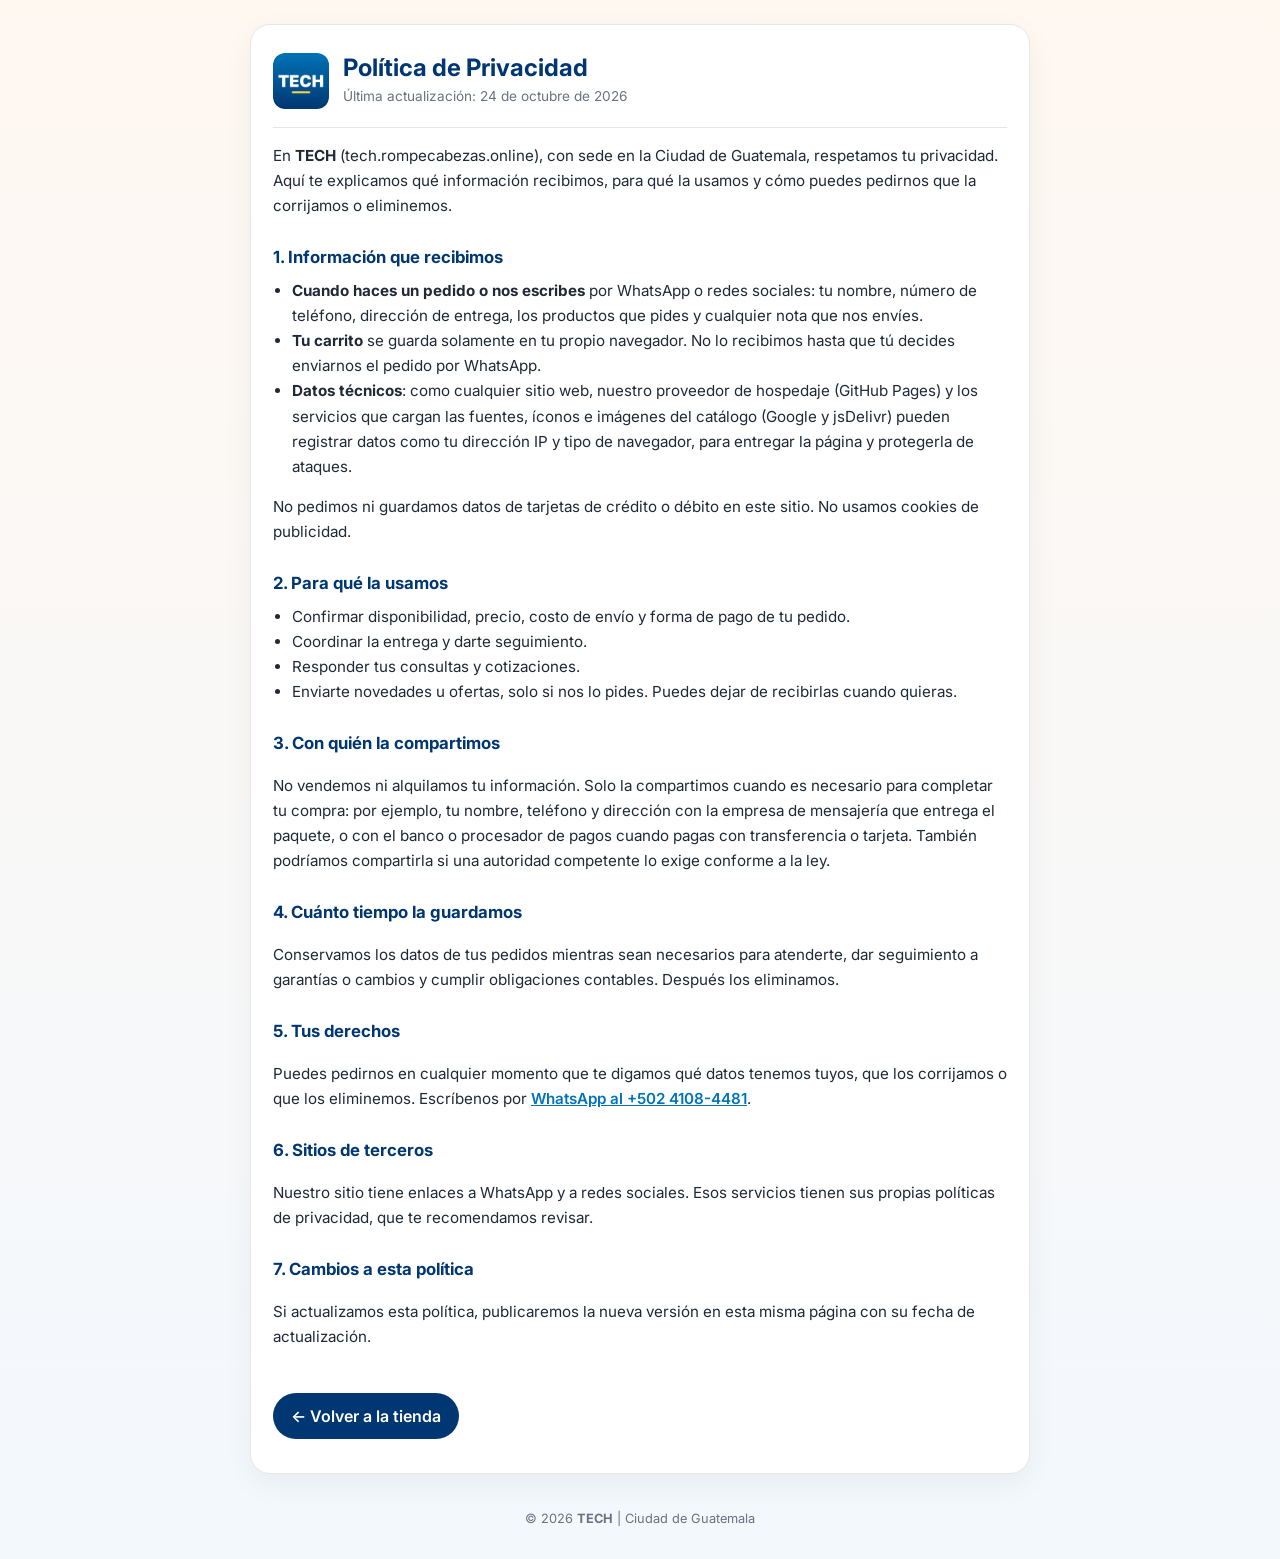
<file: privacidad.html>
<!DOCTYPE html>
<html lang="es-GT">
<head>
  <meta charset="UTF-8" />
  <meta name="viewport" content="width=device-width, initial-scale=1.0" />
  <title>Política de Privacidad | TECH</title>
  <meta name="description" content="Cómo TECH usa y protege la información que compartes al hacer un pedido o escribirnos." />
  <meta name="theme-color" content="#003772" />
  <link rel="canonical" href="https://tech.rompecabezas.online/privacidad" />
  <link rel="icon" href="/favicon.ico?v=2" sizes="48x48">
  <link rel="apple-touch-icon" href="img/apple-touch-icon.png">
  <link href="https://fonts.googleapis.com/css2?family=Inter:wght@400;600;800&display=swap" rel="stylesheet">
  <style>
    :root { --primary:#003772; --accent:#0074B7; --text:#1f2937; --soft:#6b7280; --line:#e5e7eb; }
    * { box-sizing: border-box; }
    body { margin:0; font-family:'Inter',system-ui,sans-serif; color:var(--text); line-height:1.65; background:linear-gradient(180deg,#fff8f1 0%,#f3f8fd 100%); min-height:100vh; }
    .c { max-width:780px; margin:24px auto; background:#fff; border:1px solid var(--line); border-radius:20px; padding:28px 22px 34px; box-shadow:0 10px 30px rgba(0,0,0,.05); }
    header { display:flex; align-items:center; gap:14px; border-bottom:1px solid var(--line); padding-bottom:18px; margin-bottom:8px; }
    header img { width:56px; height:56px; border-radius:12px; }
    h1 { margin:0; font-size:1.5rem; color:var(--primary); line-height:1.2; }
    .fecha { color:var(--soft); font-size:.85rem; margin:2px 0 0; }
    h2 { font-size:1.05rem; color:var(--primary); margin:26px 0 6px; }
    p, li { font-size:.95rem; }
    ul { padding-left:1.2rem; margin:6px 0; }
    a { color:var(--accent); font-weight:600; }
    .volver { display:inline-block; margin-top:28px; background:var(--primary); color:#fff; text-decoration:none; padding:10px 18px; border-radius:999px; }
    footer { text-align:center; font-size:.8rem; color:var(--soft); padding:10px 16px 30px; }
    @media (max-width:600px){ .c{ margin:12px; padding:22px 16px 28px; } h1{ font-size:1.3rem; } }
  </style>
</head>
<body>
  <main class="c">
    <header>
      <img src="img/TECH-300.webp" alt="TECH" width="56" height="56">
      <div>
        <h1>Política de Privacidad</h1>
        <p class="fecha">Última actualización: 24 de octubre de 2026</p>
      </div>
    </header>

    <p>En <strong>TECH</strong> (tech.rompecabezas.online), con sede en la Ciudad de Guatemala, respetamos tu privacidad. Aquí te explicamos qué información recibimos, para qué la usamos y cómo puedes pedirnos que la corrijamos o eliminemos.</p>

    <h2>1. Información que recibimos</h2>
    <ul>
      <li><strong>Cuando haces un pedido o nos escribes</strong> por WhatsApp o redes sociales: tu nombre, número de teléfono, dirección de entrega, los productos que pides y cualquier nota que nos envíes.</li>
      <li><strong>Tu carrito</strong> se guarda solamente en tu propio navegador. No lo recibimos hasta que tú decides enviarnos el pedido por WhatsApp.</li>
      <li><strong>Datos técnicos</strong>: como cualquier sitio web, nuestro proveedor de hospedaje (GitHub Pages) y los servicios que cargan las fuentes, íconos e imágenes del catálogo (Google y jsDelivr) pueden registrar datos como tu dirección IP y tipo de navegador, para entregar la página y protegerla de ataques.</li>
    </ul>
    <p>No pedimos ni guardamos datos de tarjetas de crédito o débito en este sitio. No usamos cookies de publicidad.</p>

    <h2>2. Para qué la usamos</h2>
    <ul>
      <li>Confirmar disponibilidad, precio, costo de envío y forma de pago de tu pedido.</li>
      <li>Coordinar la entrega y darte seguimiento.</li>
      <li>Responder tus consultas y cotizaciones.</li>
      <li>Enviarte novedades u ofertas, solo si nos lo pides. Puedes dejar de recibirlas cuando quieras.</li>
    </ul>

    <h2>3. Con quién la compartimos</h2>
    <p>No vendemos ni alquilamos tu información. Solo la compartimos cuando es necesario para completar tu compra: por ejemplo, tu nombre, teléfono y dirección con la empresa de mensajería que entrega el paquete, o con el banco o procesador de pagos cuando pagas con transferencia o tarjeta. También podríamos compartirla si una autoridad competente lo exige conforme a la ley.</p>

    <h2>4. Cuánto tiempo la guardamos</h2>
    <p>Conservamos los datos de tus pedidos mientras sean necesarios para atenderte, dar seguimiento a garantías o cambios y cumplir obligaciones contables. Después los eliminamos.</p>

    <h2>5. Tus derechos</h2>
    <p>Puedes pedirnos en cualquier momento que te digamos qué datos tenemos tuyos, que los corrijamos o que los eliminemos. Escríbenos por <a href="https://wa.me/50241084481" target="_blank" rel="noopener">WhatsApp al +502 4108-4481</a>.</p>

    <h2>6. Sitios de terceros</h2>
    <p>Nuestro sitio tiene enlaces a WhatsApp y a redes sociales. Esos servicios tienen sus propias políticas de privacidad, que te recomendamos revisar.</p>

    <h2>7. Cambios a esta política</h2>
    <p>Si actualizamos esta política, publicaremos la nueva versión en esta misma página con su fecha de actualización.</p>

    <a class="volver" href="index.html">← Volver a la tienda</a>
  </main>
  <footer>© 2026 <strong>TECH</strong> | Ciudad de Guatemala</footer>
</body>
</html>
</file>
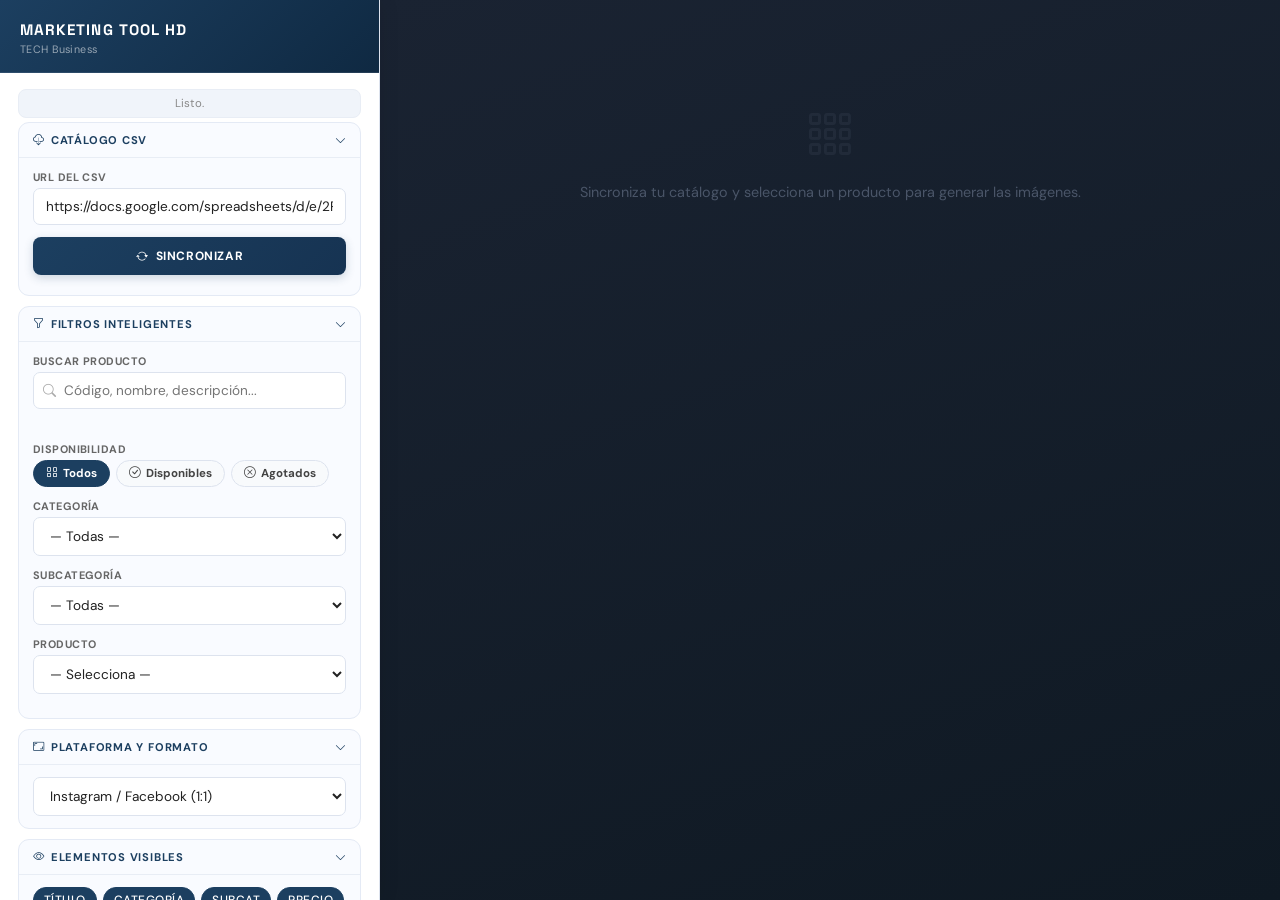
<file: publicaciones.html>
<!DOCTYPE html>
<html lang="es">
<head>
    <meta charset="UTF-8">
    <meta name="viewport" content="width=device-width, initial-scale=1.0">
    <title>Social Ads HD Pro | OrganizaGT</title>
    <link rel="icon" type="image/png" href="https://cdn-icons-png.flaticon.com/512/3061/3061341.png">
    <link rel="stylesheet" href="https://cdn.jsdelivr.net/npm/bootstrap-icons/font/bootstrap-icons.css">
    <link href="https://fonts.googleapis.com/css2?family=DM+Sans:wght@300;400;500;700&family=Space+Grotesk:wght@400;600;700&display=swap" rel="stylesheet">
    <style>
        :root {
            --primary: #1C3F60;
            --dark: #1C3F60;
            --bg: #eef2f7;
            --accent: #F47C20;
            --sidebar-w: 380px;
        }
        * { box-sizing: border-box; margin: 0; padding: 0; }
        body { font-family: 'DM Sans', sans-serif; background: var(--bg); display: flex; height: 100vh; flex-direction: row; }

        /* ---- SIDEBAR ---- */
        .sidebar { width: var(--sidebar-w); min-width: var(--sidebar-w); background: #fff; border-right: 1px solid #dde3ee; display: flex; flex-direction: column; box-shadow: 3px 0 18px rgba(0,0,0,0.07); z-index: 10; }
        .sidebar-header { padding: 18px 20px; background: var(--dark); color: white; }
        .sidebar-header h2 { font-family: 'Space Grotesk', sans-serif; font-size: 1rem; font-weight: 700; letter-spacing: 0.05em; }
        .sidebar-header p { font-size: 0.68rem; opacity: 0.6; margin-top: 3px; }
        .sidebar-content { padding: 16px 18px; overflow-y: auto; flex-grow: 1; }

        /* Secciones colapsables */
        .section-block { background: #f8fafc; border: 1px solid #e8edf5; border-radius: 10px; margin-bottom: 12px; overflow: hidden; }
        .section-block-header { padding: 10px 14px; cursor: pointer; display: flex; justify-content: space-between; align-items: center; font-size: 0.72rem; font-weight: 700; text-transform: uppercase; letter-spacing: 0.06em; color: var(--dark); user-select: none; }
        .section-block-header:hover { background: #eef2f8; }
        .section-block-body { padding: 12px 14px; border-top: 1px solid #e8edf5; display: none; }
        .section-block-body.open { display: block; }
        .section-block-header i.toggle-icon { transition: transform 0.2s; }
        .section-block-header.open i.toggle-icon { transform: rotate(180deg); }

        label { display: block; font-weight: 700; font-size: 0.68rem; color: #666; margin-bottom: 4px; text-transform: uppercase; letter-spacing: 0.04em; }
        input[type=text], input[type=url], select, textarea { width: 100%; padding: 9px 12px; border: 1.5px solid #dde3ee; border-radius: 7px; font-size: 0.85rem; font-family: 'DM Sans', sans-serif; background: #fff; color: #222; outline: none; transition: border-color 0.2s; }
        input:focus, select:focus, textarea:focus { border-color: var(--dark); }
        .form-group { margin-bottom: 12px; }

        /* Color picker visible */
        .color-picker-row { display: flex; align-items: center; gap: 10px; }
        .color-swatch-wrap { position: relative; width: 44px; height: 44px; border-radius: 8px; overflow: hidden; border: 2px solid #dde3ee; cursor: pointer; flex-shrink: 0; }
        .color-swatch-wrap input[type=color] { position: absolute; top: -6px; left: -6px; width: 56px; height: 56px; border: none; cursor: pointer; opacity: 1; }
        .color-hex-display { font-size: 0.85rem; font-weight: 600; color: var(--dark); font-family: 'Space Grotesk', sans-serif; }
        .color-presets { display: flex; flex-wrap: wrap; gap: 6px; margin-top: 8px; }
        .color-preset { width: 24px; height: 24px; border-radius: 50%; cursor: pointer; border: 2px solid transparent; transition: border-color 0.15s, transform 0.15s; }
        .color-preset:hover { border-color: #555; transform: scale(1.15); }

        /* Checkboxes */
        .checkbox-group { display: flex; gap: 6px; flex-wrap: wrap; margin-bottom: 10px; }
        .chk-label { display: flex; align-items: center; gap: 5px; font-size: 0.75rem; font-weight: 500; color: #444; background: #fff; border: 1.5px solid #dde3ee; border-radius: 20px; padding: 4px 10px; cursor: pointer; transition: all 0.15s; }
        .chk-label:hover { border-color: var(--dark); color: var(--dark); }
        .chk-label input { display: none; }
        .chk-label.active { background: var(--dark); color: #fff; border-color: var(--dark); }

        /* Filtros inteligentes */
        .filter-row { display: flex; gap: 8px; margin-bottom: 10px; }
        .filter-row select { flex: 1; font-size: 0.8rem; padding: 7px 10px; }
        .filter-badge { display: inline-block; background: var(--dark); color: #fff; font-size: 0.68rem; border-radius: 12px; padding: 2px 9px; margin: 2px; font-weight: 600; }

        /* Botones */
        .btn { border: none; padding: 11px 14px; width: 100%; border-radius: 8px; font-weight: 700; cursor: pointer; text-transform: uppercase; font-size: 0.75rem; letter-spacing: 0.05em; margin-bottom: 8px; display: flex; align-items: center; justify-content: center; gap: 7px; font-family: 'DM Sans', sans-serif; transition: opacity 0.15s, transform 0.1s; }
        .btn:active { transform: scale(0.98); }
        .btn:hover { opacity: 0.9; }
        .btn-primary { background: var(--dark); color: white; }
        .btn-success { background: #1a8a3d; color: white; }
        .btn-ai { background: #6c3fd6; color: white; }
        .btn-pdf { background: #c0392b; color: white; }
        .btn-copy { background: #555; color: white; }
        .btn-sm { padding: 8px 12px; font-size: 0.7rem; }

        /* Copy/hashtags */
        .copy-section { background: #fdfaf0; padding: 12px; border-radius: 10px; border: 1px solid #faead1; margin-top: 4px; }
        #copyTextArea { height: 130px; font-size: 0.78rem; border: 1px solid #ddd; background: white; resize: vertical; margin-bottom: 8px; }
        .hashtag-tags { display: flex; flex-wrap: wrap; gap: 4px; margin-top: 8px; max-height: 90px; overflow-y: auto; }
        .htag { background: #eef2f8; color: var(--dark); font-size: 0.7rem; border-radius: 12px; padding: 3px 9px; cursor: pointer; border: 1px solid #dde3ee; font-weight: 500; }
        .htag:hover { background: var(--dark); color: #fff; }

        /* Logo posición manual */
        .logo-pos-grid { display: grid; grid-template-columns: repeat(3,1fr); gap: 4px; width: 90px; }
        .logo-pos-btn { aspect-ratio: 1; border: 1.5px solid #dde3ee; border-radius: 5px; cursor: pointer; background: #f8fafc; transition: all 0.15s; display: flex; align-items: center; justify-content: center; font-size: 9px; color: #888; }
        .logo-pos-btn:hover, .logo-pos-btn.active { background: var(--dark); border-color: var(--dark); color: #fff; }
        .logo-size-row { display: flex; align-items: center; gap: 8px; margin-top: 8px; }
        .logo-size-row input[type=range] { flex: 1; }
        .logo-controls { display: flex; align-items: flex-start; gap: 12px; }
        .logo-drag-tip { font-size: 0.7rem; color: #888; margin-top: 6px; line-height: 1.4; }

        /* Filtro disponibilidad */
        .disp-filter-row { display: flex; gap: 6px; margin-bottom: 10px; flex-wrap: wrap; }
        .btn-disp { padding: 5px 12px; border-radius: 20px; font-size: 0.72rem; font-weight: 700; cursor: pointer; border: 1.5px solid #dde3ee; background: #f8fafc; color: #444; display: flex; align-items: center; gap: 5px; transition: all 0.15s; font-family: 'DM Sans', sans-serif; }
        .btn-disp:hover { border-color: var(--dark); color: var(--dark); }
        .btn-disp.active-all  { background: var(--dark); color: white; border-color: var(--dark); }
        .btn-disp.active-disp { background: #e8f5e9; color: #1a8a3d; border-color: #1a8a3d; }
        .btn-disp.active-ago  { background: #ffebee; color: #c0392b; border-color: #c0392b; }

        /* Badge agotado en select */
        option.agotado-opt { color: #c0392b; }
        .status-bar { font-size: 0.72rem; color: #888; text-align: center; padding: 6px 0; min-height: 22px; }
        .status-bar.ok { color: #1a8a3d; font-weight: 600; }
        .status-bar.err { color: #c0392b; font-weight: 600; }
        .status-bar.loading { color: var(--dark); }

        /* Workspace */
        .workspace { flex-grow: 1; overflow-y: auto; padding: 20px; display: flex; flex-direction: column; align-items: center; gap: 16px; background: #cbd5e0; position: relative; }
        .canvas-grid { display: grid; grid-template-columns: repeat(auto-fill, minmax(320px, 1fr)); gap: 16px; width: 100%; }
        .canvas-card { background: white; padding: 10px; border-radius: 14px; box-shadow: 0 8px 24px rgba(0,0,0,0.12); position: relative; }
        .canvas-card canvas { width: 100%; height: auto; border-radius: 8px; display: block; background: #fff; cursor: crosshair; }
        .canvas-label { font-size: 0.7rem; color: #888; text-align: center; margin-top: 6px; font-family: 'Space Grotesk', sans-serif; }
        .empty-state { color: #aab; text-align: center; padding: 80px 40px; }
        .empty-state i { font-size: 3rem; opacity: 0.3; display: block; margin-bottom: 12px; }
        .empty-state p { font-size: 0.9rem; }

        /* ── Búsqueda rápida ── */
        .search-wrap { position: relative; margin-bottom: 8px; }
        .search-wrap .si { position: absolute; left: 10px; top: 50%; transform: translateY(-50%); color: #aaa; font-size: 0.82rem; pointer-events: none; }
        .search-wrap input { padding-left: 30px !important; }
        .btn-clear-srch { position: absolute; right: 8px; top: 50%; transform: translateY(-50%); background: none; border: none; cursor: pointer; color: #bbb; font-size: 0.82rem; padding: 0; line-height: 1; display: none; }
        .btn-clear-srch:hover { color: #c0392b; }
        #searchCount { font-size: 0.67rem; color: var(--accent); font-weight: 700; min-height: 13px; margin-bottom: 4px; }

        /* ── Canvas card mejorado ── */
        .canvas-card { background: #1e293b; padding: 12px; border-radius: 16px; box-shadow: 0 12px 32px rgba(0,0,0,0.22); position: relative; border: 1px solid rgba(255,255,255,0.06); transition: transform 0.18s ease, box-shadow 0.18s ease; }
        .canvas-card:hover { transform: translateY(-3px); box-shadow: 0 18px 40px rgba(0,0,0,0.28); }
        .canvas-card canvas { width: 100%; height: auto; border-radius: 10px; display: block; cursor: crosshair; }
        .canvas-label { font-size: 0.68rem; color: #94a3b8; text-align: center; margin-top: 8px; font-family: 'Space Grotesk', sans-serif; letter-spacing: 0.04em; }

        /* ── Botones de descarga por imagen ── */
        .card-actions { display: flex; gap: 6px; margin-top: 8px; }
        .btn-dl-solo { flex: 1; padding: 7px 0; border: none; border-radius: 8px; font-size: 0.7rem; font-weight: 700; cursor: pointer; display: flex; align-items: center; justify-content: center; gap: 5px; font-family: 'DM Sans', sans-serif; letter-spacing: 0.03em; transition: opacity 0.15s, transform 0.1s; }
        .btn-dl-solo:active { transform: scale(0.97); }
        .btn-dl-png { background: #1a8a3d; color: white; }
        .btn-dl-png:hover { opacity: 0.88; }

        /* ── Sidebar header mejorado ── */
        .sidebar-header { padding: 20px 20px 16px; background: linear-gradient(135deg, #1C3F60 0%, #0f2942 100%); color: white; border-bottom: 1px solid rgba(255,255,255,0.08); }
        .sidebar-header h2 { font-family: 'Space Grotesk', sans-serif; font-size: 0.95rem; font-weight: 700; letter-spacing: 0.07em; }
        .sidebar-header p { font-size: 0.67rem; opacity: 0.55; margin-top: 3px; letter-spacing: 0.04em; }

        /* ── Status bar mejorado ── */
        .status-bar { font-size: 0.71rem; color: #888; text-align: center; padding: 6px 10px; min-height: 26px; background: #f0f4fa; border-radius: 8px; margin-bottom: 4px; border: 1px solid #e8edf5; transition: background 0.2s; }
        .status-bar.ok { color: #1a8a3d; font-weight: 700; background: #f0faf4; border-color: #c3e6cb; }
        .status-bar.err { color: #c0392b; font-weight: 700; background: #fff0f0; border-color: #f5c6cb; }
        .status-bar.loading { color: var(--dark); font-weight: 600; background: #eef2fb; border-color: #c5d0e8; }

        /* ── Workspace mejorado ── */
        .workspace { flex-grow: 1; overflow-y: auto; padding: 24px; display: flex; flex-direction: column; align-items: center; gap: 16px; background: linear-gradient(160deg, #1a2332 0%, #0f1923 100%); position: relative; }
        .canvas-grid { display: grid; grid-template-columns: repeat(auto-fill, minmax(300px, 1fr)); gap: 18px; width: 100%; }
        .empty-state { color: #4a5568; text-align: center; padding: 80px 40px; }
        .empty-state i { font-size: 3rem; opacity: 0.2; display: block; margin-bottom: 14px; }
        .empty-state p { font-size: 0.9rem; line-height: 1.6; }

        /* ── Section blocks más suaves ── */
        .section-block { background: #f9fbff; border: 1px solid #e4eaf5; border-radius: 11px; margin-bottom: 10px; overflow: hidden; }
        .section-block-header { padding: 10px 14px; cursor: pointer; display: flex; justify-content: space-between; align-items: center; font-size: 0.7rem; font-weight: 700; text-transform: uppercase; letter-spacing: 0.07em; color: var(--dark); user-select: none; }
        .section-block-header:hover { background: #eef3fc; }

        /* ── Botones principales con sombra ── */
        .btn-success { background: linear-gradient(135deg, #1a8a3d, #177535); color: white; box-shadow: 0 3px 10px rgba(26,138,61,0.2); }
        .btn-pdf     { background: linear-gradient(135deg, #c0392b, #a93226); color: white; box-shadow: 0 3px 10px rgba(192,57,43,0.2); }
        .btn-primary { background: linear-gradient(135deg, #1C3F60, #163352); color: white; box-shadow: 0 3px 10px rgba(28,63,96,0.2); }
        .btn-ai      { background: linear-gradient(135deg, #6c3fd6, #5930b8); color: white; box-shadow: 0 3px 10px rgba(108,63,214,0.2); }

        /* ── Exportar ZIP destacado ── */
        .btn-zip { background: linear-gradient(135deg, #007BC4, #005e97); color: white; box-shadow: 0 3px 10px rgba(0,123,196,0.2); }
        .export-grid { display: grid; grid-template-columns: 1fr 1fr; gap: 8px; }
        .export-grid .btn { margin-bottom: 0; }
        .btn-full { grid-column: 1 / -1; }

        @media (max-width: 850px) {
            body { flex-direction: column; overflow: auto; height: auto; }
            .sidebar { width: 100%; min-width: unset; border-right: none; border-bottom: 1px solid #ddd; }
            .workspace { width: 100%; padding: 16px 8px; }
        }
    </style>
</head>
<body>

<div class="sidebar">
    <div class="sidebar-header">
        <h2 id="js-brand-name">MARKETING TOOL HD</h2>
        <p id="js-brand-tagline">OrganizaGT Business</p>
    </div>

    <div class="sidebar-content">
        <div class="status-bar" id="statusBar">Listo.</div>

        <!-- CATÁLOGO -->
        <div class="section-block">
            <div class="section-block-header open" onclick="toggleBlock(this)">
                <span><i class="bi bi-cloud-download" style="margin-right:6px"></i>Catálogo CSV</span>
                <i class="bi bi-chevron-up toggle-icon"></i>
            </div>
            <div class="section-block-body open">
                <div class="form-group">
                    <label>URL del CSV</label>
                    <input type="text" id="csvUrl" value="">
                </div>
                <button class="btn btn-primary" onclick="cargarCatalogo()"><i class="bi bi-arrow-repeat"></i> Sincronizar</button>
            </div>
        </div>

        <!-- FILTROS INTELIGENTES -->
        <div class="section-block">
            <div class="section-block-header open" onclick="toggleBlock(this)">
                <span><i class="bi bi-funnel" style="margin-right:6px"></i>Filtros inteligentes</span>
                <i class="bi bi-chevron-up toggle-icon"></i>
            </div>
            <div class="section-block-body open">
                <div class="form-group">
                    <label>Buscar producto</label>
                    <div class="search-wrap">
                        <i class="bi bi-search si"></i>
                        <input type="text" id="searchInput" placeholder="Código, nombre, descripción..." oninput="onSearchInput(this)">
                        <button class="btn-clear-srch" id="btnClearSrch" onclick="clearSearch()" title="Limpiar"><i class="bi bi-x-circle-fill"></i></button>
                    </div>
                    <div id="searchCount"></div>
                </div>
                <div class="form-group">
                    <label>Disponibilidad</label>
                    <div class="disp-filter-row">
                        <button class="btn-disp active-all" id="dispTodos"      onclick="setFiltroDisp('todos')"><i class="bi bi-grid"></i> Todos</button>
                        <button class="btn-disp"            id="dispDisponibles" onclick="setFiltroDisp('disponibles')"><i class="bi bi-check-circle"></i> Disponibles</button>
                        <button class="btn-disp"            id="dispAgotados"   onclick="setFiltroDisp('agotados')"><i class="bi bi-x-circle"></i> Agotados</button>
                    </div>
                </div>
                <div class="form-group">
                    <label>Categoría</label>
                    <select id="catFilter" onchange="aplicarFiltros()">
                        <option value="">— Todas —</option>
                    </select>
                </div>
                <div class="form-group">
                    <label>Subcategoría</label>
                    <select id="subCatFilter" onchange="aplicarFiltros()">
                        <option value="">— Todas —</option>
                    </select>
                </div>
                <div class="form-group">
                    <label>Producto</label>
                    <select id="productSelect" onchange="actualizarInterfaz()">
                        <option value="">— Selecciona —</option>
                    </select>
                </div>
                <div id="batchInfo" style="display:none; font-size:0.72rem; color:#555; background:#eef2f8; border-radius:7px; padding:8px 10px; margin-bottom:8px; line-height:1.5;">
                    <i class="bi bi-info-circle"></i> <span id="batchInfoText"></span>
                </div>
                <button class="btn btn-primary btn-sm" id="btnGenerarTodos" style="display:none;" onclick="generarTodosLosProductos()">
                    <i class="bi bi-images"></i> Generar imágenes de todos
                </button>
            </div>
        </div>

        <!-- FORMATO -->
        <div class="section-block">
            <div class="section-block-header open" onclick="toggleBlock(this)">
                <span><i class="bi bi-aspect-ratio" style="margin-right:6px"></i>Plataforma y formato</span>
                <i class="bi bi-chevron-up toggle-icon"></i>
            </div>
            <div class="section-block-body open">
                <select id="platformSelect" onchange="actualizarInterfaz()">
                    <option value="ig_post">Instagram / Facebook (1:1)</option>
                    <option value="tiktok">TikTok / Reels / Stories (9:16)</option>
                    <option value="fb_ads">Facebook Ads (16:9)</option>
                    <option value="ig_portrait">Instagram Portrait (4:5)</option>
                </select>
            </div>
        </div>

        <!-- QUÉ MOSTRAR -->
        <div class="section-block">
            <div class="section-block-header open" onclick="toggleBlock(this)">
                <span><i class="bi bi-eye" style="margin-right:6px"></i>Elementos visibles</span>
                <i class="bi bi-chevron-up toggle-icon"></i>
            </div>
            <div class="section-block-body open">
                <div class="checkbox-group" id="chkGroup">
                    <label class="chk-label active" data-id="showTitle"><input type="checkbox" id="showTitle" checked> Título</label>
                    <label class="chk-label active" data-id="showCat"><input type="checkbox" id="showCat" checked> Categoría</label>
                    <label class="chk-label active" data-id="showSub"><input type="checkbox" id="showSub" checked> SubCat</label>
                    <label class="chk-label active" data-id="showPrice"><input type="checkbox" id="showPrice" checked> Precio</label>
                    <label class="chk-label" data-id="showWeb"><input type="checkbox" id="showWeb"> Web</label>
                    <label class="chk-label" data-id="showWA"><input type="checkbox" id="showWA"> WhatsApp</label>
                </div>
                <div class="form-group">
                    <label>Link Web / Catálogo</label>
                    <input type="text" id="userWeb" placeholder="www.tuweb.com" oninput="actualizarInterfaz()">
                </div>
                <div class="form-group">
                    <label>WhatsApp</label>
                    <input type="text" id="userWA" placeholder="502XXXXXXXX" oninput="actualizarInterfaz()">
                </div>
            </div>
        </div>

        <!-- COLOR DE MARCA -->
        <div class="section-block">
            <div class="section-block-header open" onclick="toggleBlock(this)">
                <span><i class="bi bi-palette" style="margin-right:6px"></i>Color de marca</span>
                <i class="bi bi-chevron-up toggle-icon"></i>
            </div>
            <div class="section-block-body open">
                <div class="color-picker-row">
                    <div class="color-swatch-wrap" id="colorSwatch">
                        <input type="color" id="accentColor" value="#F47C20" onchange="syncColor(this.value); actualizarInterfaz()">
                    </div>
                    <div>
                        <div class="color-hex-display" id="colorHexDisplay">#F47C20</div>
                        <div style="font-size:0.68rem;color:#888;margin-top:2px;">Clic para cambiar</div>
                    </div>
                </div>
                <div class="color-presets" id="colorPresets">
                    <!-- se llenan con JS -->
                </div>
            </div>
        </div>

        <!-- LOGO -->
        <div class="section-block">
            <div class="section-block-header" onclick="toggleBlock(this)">
                <span><i class="bi bi-image" style="margin-right:6px"></i>Logo — posición y tamaño</span>
                <i class="bi bi-chevron-down toggle-icon"></i>
            </div>
            <div class="section-block-body">
                <div class="logo-controls">
                    <div>
                        <div style="font-size:0.68rem;color:#888;margin-bottom:6px;font-weight:700;text-transform:uppercase;">Posición rápida</div>
                        <div class="logo-pos-grid" id="logoPosGrid">
                            <div class="logo-pos-btn" data-pos="tl" title="Arriba Izq">↖</div>
                            <div class="logo-pos-btn" data-pos="tc" title="Arriba Centro">↑</div>
                            <div class="logo-pos-btn" data-pos="tr" title="Arriba Der">↗</div>
                            <div class="logo-pos-btn" data-pos="ml" title="Medio Izq">←</div>
                            <div class="logo-pos-btn" data-pos="mc" title="Centro">⊙</div>
                            <div class="logo-pos-btn" data-pos="mr" title="Medio Der">→</div>
                            <div class="logo-pos-btn" data-pos="bl" title="Abajo Izq">↙</div>
                            <div class="logo-pos-btn" data-pos="bc" title="Abajo Centro">↓</div>
                            <div class="logo-pos-btn active" data-pos="br" title="Abajo Der">↘</div>
                        </div>
                    </div>
                    <div style="flex:1">
                        <div style="font-size:0.68rem;color:#888;margin-bottom:4px;font-weight:700;text-transform:uppercase;">Tamaño (%)</div>
                        <div class="logo-size-row">
                            <input type="range" id="logoSize" min="5" max="40" value="14" oninput="document.getElementById('logoSizeVal').textContent=this.value+'%'; actualizarInterfaz()">
                            <span id="logoSizeVal" style="font-size:0.75rem;font-weight:600;color:var(--dark);min-width:32px;">14%</span>
                        </div>
                        <div class="logo-drag-tip"><i class="bi bi-hand-index"></i> También puedes arrastrar el logo directamente sobre la imagen.</div>
                    </div>
                </div>
            </div>
        </div>

        <!-- COPY Y HASHTAGS -->
        <div class="section-block">
            <div class="section-block-header open" onclick="toggleBlock(this)">
                <span><i class="bi bi-chat-quote" style="margin-right:6px"></i>Copy y hashtags</span>
                <i class="bi bi-chevron-up toggle-icon"></i>
            </div>
            <div class="section-block-body open">
                <textarea id="copyTextArea" readonly></textarea>
                <button class="btn btn-ai btn-sm" onclick="buscarHashtags()"><i class="bi bi-tags"></i> Sugerir 10 hashtags relacionados</button>
                <div class="hashtag-tags" id="hashtagTags"></div>
                <button class="btn btn-copy btn-sm" style="margin-top:8px;" onclick="copiarAlPortapapeles()"><i class="bi bi-clipboard"></i> Copiar texto completo</button>
            </div>
        </div>

        <!-- DESCARGAR -->
        <div class="section-block">
            <div class="section-block-header open" onclick="toggleBlock(this)">
                <span><i class="bi bi-download" style="margin-right:6px"></i>Exportar</span>
                <i class="bi bi-chevron-up toggle-icon"></i>
            </div>
            <div class="section-block-body open">
                <div class="export-grid">
                    <button class="btn btn-zip" id="btnDescargar" onclick="descargarTodo()"><i class="bi bi-file-zip"></i> ZIP</button>
                    <button class="btn btn-pdf" id="btnPDF" onclick="exportarPDF()"><i class="bi bi-file-earmark-pdf"></i> PDF</button>
                    <button class="btn btn-success btn-full" onclick="descargarIndividual()"><i class="bi bi-download"></i> Descargar imagen visible</button>
                </div>
                <div style="font-size:0.67rem;color:#aaa;margin-top:6px;text-align:center;">ZIP = todas · Individual = imagen activa</div>
            </div>
        </div>

    </div><!-- /sidebar-content -->
</div><!-- /sidebar -->

<div class="workspace" id="previewArea">
    <div class="empty-state" id="emptyState">
        <i class="bi bi-grid-3x3-gap"></i>
        <p>Sincroniza tu catálogo y selecciona un producto para generar las imágenes.</p>
    </div>
</div>

<!-- PDF lib (cargada bajo demanda) -->
<script>
// ===================== CONFIG =====================
const COMERCIAL_CONFIG = {
    tituloPagina: "Social Ads HD Pro | TECH",
    favicon: "/img/TECH.ico",
    nombreHeader: "MARKETING TOOL HD",
    tagline: "TECH Business",
    logoParaImagen: "/img/TECH.png",
    csvDefault: "https://docs.google.com/spreadsheets/d/e/2PACX-1vR6b7YbZynK5yMh14PY5RwYAzSQbN-SXdriWg5o_0qlxF7jFFNKKzE5EB6nhPN8iwSO6k4LoYtD0okE/pub?output=csv",
    colorDefault: "#007BC4",
    hashtagsBase: "#Guatemala #Ventas #TiendaOnline #EnviosGuate #PagoContraEntrega #Ofertas"
};

const COLOR_PRESETS = ["#007BC4","#F47C20","#E91E63","#4CAF50","#9C27B0","#FF5722","#009688","#F44336","#1C3F60","#FFD600","#00BCD4","#FF9800"];
const PROXY = "https://images.weserv.nl/?url=";
let productosGlobal = [];
let filtroDisp = "todos";
let logoPos = { x: null, y: null, preset: "tl" }; // null = usa preset
let logoSizeRatio = 0.14;
let isDraggingLogo = false;
let dragOffsetX = 0, dragOffsetY = 0;
let activeCanvasForDrag = null;
let activePForDrag = null;

// ===================== INIT =====================
window.onload = () => {
    document.title = COMERCIAL_CONFIG.tituloPagina;
    try { document.querySelector("link[rel='icon']").href = COMERCIAL_CONFIG.favicon; } catch(e){}
    document.getElementById('js-brand-name').innerText = COMERCIAL_CONFIG.nombreHeader;
    document.getElementById('js-brand-tagline').innerText = COMERCIAL_CONFIG.tagline;
    document.getElementById('csvUrl').value = COMERCIAL_CONFIG.csvDefault;
    document.getElementById('accentColor').value = COMERCIAL_CONFIG.colorDefault;
    syncColor(COMERCIAL_CONFIG.colorDefault);
    buildColorPresets();
    setupCheckboxes();
    setupLogoPosGrid();
};

// ---- Filtro disponibilidad ----
function setFiltroDisp(val) {
    filtroDisp = val;
    document.getElementById('dispTodos').className       = 'btn-disp' + (val === 'todos'        ? ' active-all'  : '');
    document.getElementById('dispDisponibles').className = 'btn-disp' + (val === 'disponibles'  ? ' active-disp' : '');
    document.getElementById('dispAgotados').className    = 'btn-disp' + (val === 'agotados'     ? ' active-ago'  : '');
    aplicarFiltros();
}


// ---- Secciones colapsables ----
function toggleBlock(header) {
    const body = header.nextElementSibling;
    const isOpen = body.classList.contains('open');
    body.classList.toggle('open', !isOpen);
    header.classList.toggle('open', !isOpen);
}

// ---- Color de marca visible ----
function syncColor(val) {
    document.getElementById('colorSwatch').style.background = val;
    document.getElementById('colorHexDisplay').textContent = val.toUpperCase();
    document.getElementById('accentColor').value = val;
}
function buildColorPresets() {
    const wrap = document.getElementById('colorPresets');
    COLOR_PRESETS.forEach(c => {
        const d = document.createElement('div');
        d.className = 'color-preset';
        d.style.background = c;
        d.title = c;
        d.onclick = () => { syncColor(c); actualizarInterfaz(); };
        wrap.appendChild(d);
    });
}

// ---- Checkboxes pill style ----
function setupCheckboxes() {
    document.querySelectorAll('.chk-label').forEach(lbl => {
        const chk = lbl.querySelector('input');
        lbl.classList.toggle('active', chk.checked);
        chk.addEventListener('change', () => {
            lbl.classList.toggle('active', chk.checked);
            actualizarInterfaz();
        });
    });
}

// ---- Grid posición logo ----
function setupLogoPosGrid() {
    document.querySelectorAll('.logo-pos-btn').forEach(btn => {
        btn.addEventListener('click', () => {
            document.querySelectorAll('.logo-pos-btn').forEach(b => b.classList.remove('active'));
            btn.classList.add('active');
            logoPos.preset = btn.dataset.pos;
            logoPos.x = null; logoPos.y = null; // reset drag
            actualizarInterfaz();
        });
    });
    document.getElementById('logoSize').addEventListener('input', () => {
        logoSizeRatio = parseInt(document.getElementById('logoSize').value) / 100;
    });
}

// ===================== CSV =====================
function csvToArray(str) {
    const pat = new RegExp("(\\,|\\r?\\n|\\r|^)(?:\"([^\"]*(?:\"\"[^\"]*)*)\"|([^\\,\\r\\n]*))", "gi");
    let data = [[]], m;
    while ((m = pat.exec(str))) {
        if (m[1].length && m[1] !== ",") data.push([]);
        data[data.length-1].push(m[2] ? m[2].replace(/""/g,'"') : m[3]);
    }
    return data;
}

async function cargarCatalogo() {
    const url = document.getElementById('csvUrl').value;
    setStatus("Cargando catálogo...", "loading");
    try {
        const res = await fetch(`${url}&t=${Date.now()}`);
        const text = await res.text();
        const rawRows = csvToArray(text);
        productosGlobal = rawRows.slice(1).filter(r => r.length > 1 && r[0] !== "").map(r => {
            const nombre = r[1] || "";
            const partes = nombre.split('|');
            return {
                id: r[0],
                tituloDisplay: partes[0].trim(),
                tituloGancho: partes[1] ? partes[1].trim() : partes[0].trim(),
                imgP: r[2], imgG: r[3],
                cat: r[5] || "", subCat: r[7] || "",
                desc: r[8] || "", precio: r[9] || "",
                estado: (r[10] || "DISPONIBLE").toUpperCase().trim()
            };
        });
        productosGlobal.sort((a,b) => a.subCat.localeCompare(b.subCat));
        poblarFiltros();
        setStatus(`✅ ${productosGlobal.length} productos cargados`, "ok");
    } catch(e) { setStatus("❌ Error al cargar el CSV", "err"); }
}

function poblarFiltros() {
    const cats = [...new Set(productosGlobal.map(p => p.cat).filter(Boolean))].sort();
    const subCats = [...new Set(productosGlobal.map(p => p.subCat).filter(Boolean))].sort();
    fillSelect('catFilter', cats);
    fillSelect('subCatFilter', subCats);
    aplicarFiltros();
}

function fillSelect(id, options) {
    const sel = document.getElementById(id);
    const prev = sel.value;
    sel.innerHTML = '<option value="">— Todas —</option>';
    options.forEach(o => {
        const opt = document.createElement('option');
        opt.value = o; opt.textContent = o;
        sel.appendChild(opt);
    });
    if (prev) sel.value = prev;
}

function aplicarFiltros() {
    const cat = document.getElementById('catFilter').value;
    const sub = document.getElementById('subCatFilter').value;

    if (cat) {
        const filtSubs = [...new Set(productosGlobal.filter(p => p.cat === cat).map(p => p.subCat).filter(Boolean))].sort();
        fillSelect('subCatFilter', filtSubs);
    }

    let filtrados = productosGlobal;
    if (cat) filtrados = filtrados.filter(p => p.cat === cat);
    if (sub) filtrados = filtrados.filter(p => p.subCat === sub);
    if (filtroDisp === 'disponibles') filtrados = filtrados.filter(p => p.estado !== 'AGOTADO');
    if (filtroDisp === 'agotados')    filtrados = filtrados.filter(p => p.estado === 'AGOTADO');
    const q = (document.getElementById('searchInput')?.value || '').toLowerCase().trim();
    if (q) {
        filtrados = filtrados.filter(p =>
            p.id.toLowerCase().includes(q) ||
            p.tituloDisplay.toLowerCase().includes(q) ||
            p.tituloGancho.toLowerCase().includes(q) ||
            p.desc.toLowerCase().includes(q) ||
            p.subCat.toLowerCase().includes(q) ||
            p.cat.toLowerCase().includes(q)
        );
        document.getElementById('searchCount').textContent = `${filtrados.length} resultado${filtrados.length !== 1 ? 's' : ''}`;
    } else {
        const sc = document.getElementById('searchCount');
        if (sc) sc.textContent = '';
    }

    const select = document.getElementById('productSelect');
    const prevVal = select.value;
    select.innerHTML = '<option value="">— Ver todos (' + filtrados.length + ') —</option>';
    let currentSub = "", group = null;
    filtrados.forEach(p => {
        if (p.subCat !== currentSub) {
            currentSub = p.subCat;
            group = document.createElement('optgroup');
            group.label = currentSub.toUpperCase();
            select.appendChild(group);
        }
        const opt = document.createElement('option');
        opt.value = p.id;
        opt.textContent = p.estado === 'AGOTADO' ? `⛔ ${p.tituloDisplay}` : p.tituloDisplay;
        if (p.estado === 'AGOTADO') opt.className = 'agotado-opt';
        (group || select).appendChild(opt);
    });
    if (prevVal) select.value = prevVal;

    // Mostrar/ocultar botón batch
    actualizarBatchUI(filtrados, cat, sub);
    actualizarInterfaz();
}

function actualizarBatchUI(filtrados, cat, sub) {
    const btnBatch = document.getElementById('btnGenerarTodos');
    const batchInfo = document.getElementById('batchInfo');
    const batchInfoText = document.getElementById('batchInfoText');
    const productoSeleccionado = document.getElementById('productSelect').value;

    if ((cat || sub) && filtrados.length > 1 && !productoSeleccionado) {
        const scope = sub ? `subcategoría "${sub}"` : `categoría "${cat}"`;
        batchInfoText.textContent = `${filtrados.length} productos en ${scope}. Puedes generar todas las imágenes a la vez.`;
        batchInfo.style.display = 'block';
        btnBatch.style.display = 'flex';
        btnBatch.textContent = '';
        btnBatch.innerHTML = `<i class="bi bi-images"></i> Generar ${filtrados.length} productos`;
    } else {
        batchInfo.style.display = 'none';
        btnBatch.style.display = 'none';
    }
}

// ===================== RENDER =====================
function actualizarInterfaz() {
    const cat = document.getElementById('catFilter').value;
    const sub = document.getElementById('subCatFilter').value;
    const prod = document.getElementById('productSelect').value;

    // Recalcular productos filtrados para batch UI
    let filtrados = productosGlobal;
    if (cat) filtrados = filtrados.filter(p => p.cat === cat);
    if (sub) filtrados = filtrados.filter(p => p.subCat === sub);
    actualizarBatchUI(filtrados, cat, sub);

    renderizarPublicidad();
    generarCopyCompleto();
}

function setStatus(msg, type="") {
    const bar = document.getElementById('statusBar');
    bar.textContent = msg;
    bar.className = "status-bar " + type;
}

async function renderizarPublicidad() {
    const id = document.getElementById('productSelect').value;
    const platform = document.getElementById('platformSelect').value;
    const color = document.getElementById('accentColor').value;
    const area = document.getElementById('previewArea');
    const p = productosGlobal.find(x => x.id === id);

    area.innerHTML = "";
    if (!p) {
        area.innerHTML = '<div class="empty-state"><i class="bi bi-grid-3x3-gap"></i><p>Sincroniza tu catálogo y selecciona un producto para generar las imágenes.</p></div>';
        return;
    }

    let imagenes = [p.imgP];
    if (p.imgG) {
        const gal = p.imgG.split('|').map(u => u.trim()).filter(u => u);
        imagenes = [...imagenes, ...gal];
    }

    const grid = document.createElement('div');
    grid.className = "canvas-grid";
    area.appendChild(grid);

    for (let [index, url] of imagenes.entries()) {
        if (!url) continue;
        const card = document.createElement('div');
        card.className = "canvas-card";
        const canvas = document.createElement('canvas');
        card.appendChild(canvas);
        const lbl = document.createElement('div');
        lbl.className = "canvas-label";
        lbl.textContent = `Img ${index+1}/${imagenes.length} · ${getPlatformLabel(platform)}`;
        card.appendChild(lbl);
        // Botón descarga individual por card
        const actions = document.createElement('div');
        actions.className = 'card-actions';
        const btnDl = document.createElement('button');
        btnDl.className = 'btn-dl-solo btn-dl-png';
        btnDl.innerHTML = '<i class="bi bi-download"></i> Descargar PNG';
        btnDl.onclick = () => bajarCanvas(canvas, `img${index+1}_${p.tituloDisplay}`);
        actions.appendChild(btnDl);
        card.appendChild(actions);
        grid.appendChild(card);
        await dibujarArte(canvas, url, p, platform, color);
        setupLogoInteraction(canvas, p, platform, color);
    }
}

function getPlatformLabel(p) {
    return { ig_post:"Instagram 1:1", tiktok:"TikTok 9:16", fb_ads:"Facebook Ads 16:9", ig_portrait:"Portrait 4:5" }[p] || p;
}

// Calcula posición del logo según preset o drag
function getLogoCoords(w, h, logoW, logoH) {
    if (logoPos.x !== null && logoPos.y !== null) {
        return { x: logoPos.x, y: logoPos.y };
    }
    const pad = 40;
    const map = {
        tl: { x: pad, y: pad },
        tc: { x: (w-logoW)/2, y: pad },
        tr: { x: w-logoW-pad, y: pad },
        ml: { x: pad, y: (h-logoH)/2 },
        mc: { x: (w-logoW)/2, y: (h-logoH)/2 },
        mr: { x: w-logoW-pad, y: (h-logoH)/2 },
        bl: { x: pad, y: h-logoH-pad },
        bc: { x: (w-logoW)/2, y: h-logoH-pad },
        br: { x: w-logoW-pad, y: h-logoH-pad },
    };
    return map[logoPos.preset] || map.tl;
}

async function dibujarArte(canvas, imgUrl, p, platform, color) {
    canvas._srcUrl = imgUrl;
    const ctx = canvas.getContext('2d');
    const showTitle  = document.getElementById('showTitle').checked;
    const showCat    = document.getElementById('showCat').checked;
    const showSub    = document.getElementById('showSub').checked;
    const showWeb    = document.getElementById('showWeb').checked;
    const showWA     = document.getElementById('showWA').checked;
    const showPrice  = document.getElementById('showPrice').checked;
    const userWeb    = document.getElementById('userWeb').value;
    const userWA     = document.getElementById('userWA').value;

    let w = 1080, h = 1080;
    if (platform === 'tiktok')      { w = 1080; h = 1920; }
    if (platform === 'fb_ads')      { w = 1200; h = 630; }
    if (platform === 'ig_portrait') { w = 1080; h = 1350; }

    canvas.width = w; canvas.height = h;
    ctx.imageSmoothingEnabled = true;
    ctx.imageSmoothingQuality = 'high';

    ctx.fillStyle = "#1a1a2e";
    ctx.fillRect(0,0,w,h);

    try {
        const img = await cargarImg(imgUrl);
        const scale = Math.max(w/img.width, h/img.height);
        const ix = (w/2)-(img.width*scale/2);
        const iy = (h/2)-(img.height*scale/2);
        ctx.drawImage(img, ix, iy, img.width*scale, img.height*scale);
    } catch(e) {}

    // Gradientes
    const gradBot = ctx.createLinearGradient(0, h, 0, h*0.45);
    gradBot.addColorStop(0, "rgba(0,0,0,0.88)");
    gradBot.addColorStop(1, "transparent");
    ctx.fillStyle = gradBot; ctx.fillRect(0, h*0.35, w, h*0.65);

    const gradTop = ctx.createLinearGradient(0, 0, 0, 260);
    gradTop.addColorStop(0, "rgba(0,0,0,0.45)");
    gradTop.addColorStop(1, "transparent");
    ctx.fillStyle = gradTop; ctx.fillRect(0, 0, w, 260);

    // Barra de color de marca (izquierda)
    ctx.fillStyle = color;
    ctx.fillRect(0, h*0.6, 8, h*0.4);

    // Categorías top derecha
    ctx.textAlign = "right";
    let offsetTop = 55;
    if (showSub && p.subCat) {
        ctx.fillStyle = "rgba(255,255,255,0.95)";
        ctx.font = `bold ${Math.round(w*0.03)}px Arial`;
        ctx.fillText(p.subCat.toUpperCase(), w-45, offsetTop);
        offsetTop += Math.round(w*0.035);
    }
    if (showCat && p.cat) {
        ctx.fillStyle = "rgba(255,255,255,0.65)";
        ctx.font = `italic ${Math.round(w*0.026)}px Arial`;
        ctx.fillText(p.cat, w-45, offsetTop);
    }

    // Título y precio (inferior izquierda)
    ctx.textAlign = "left";
    const pad = 55;
    let yBot = h - 55;
    if (showPrice && p.precio) {
        ctx.fillStyle = color;
        ctx.font = `bold ${Math.round(w*0.093)}px Arial`;
        ctx.fillText("Q" + p.precio, pad, yBot);
        yBot -= Math.round(w*0.1);
    }
    if (showTitle && p.tituloGancho) {
        ctx.fillStyle = "white";
        let txt = p.tituloGancho.toUpperCase();
        let fs = Math.round(w*0.056);
        ctx.font = `bold ${fs}px Arial`;
        while (ctx.measureText(txt).width > w*0.58 && fs > 18) {
            fs -= 2; ctx.font = `bold ${fs}px Arial`;
        }
        ctx.fillText(txt, pad, yBot);
    }

    // Contacto inferior derecha
    ctx.textAlign = "right";
    let offsetBot = 55;
    const fsCont = Math.round(w * 0.028);
    if (showWA && userWA) {
        ctx.fillStyle = "#25D366";
        ctx.font = `bold ${fsCont}px Arial`;
        ctx.fillText("📲 " + userWA, w-45, h-offsetBot);
        offsetBot += fsCont + 10;
    }
    if (showWeb && userWeb) {
        ctx.fillStyle = "white";
        ctx.font = `${fsCont}px Arial`;
        ctx.fillText("🛒 " + userWeb, w-45, h-offsetBot);
    }

    // Logo
    try {
        const logo = await cargarImg(COMERCIAL_CONFIG.logoParaImagen);
        const logoW = Math.round(w * logoSizeRatio);
        const logoH = Math.round(logoW * (logo.height / logo.width));
        const {x, y} = getLogoCoords(w, h, logoW, logoH);
        ctx.drawImage(logo, x, y, logoW, logoH);

        // Guarda referencia para drag
        canvas._logoMeta = { x, y, logoW, logoH, logo, p, platform, color };
    } catch(e) {}

    // Badge AGOTADO
    if (p.estado === 'AGOTADO') {
        const bw = Math.round(w * 0.38);
        const bh = Math.round(w * 0.092);
        const bx = Math.round((w - bw) / 2);
        const by = Math.round((h - bh) / 2);
        const r = bh / 2;
        // Fondo rojo semitransparente con bordes redondeados
        ctx.save();
        ctx.beginPath();
        ctx.moveTo(bx + r, by);
        ctx.arcTo(bx + bw, by, bx + bw, by + bh, r);
        ctx.arcTo(bx + bw, by + bh, bx, by + bh, r);
        ctx.arcTo(bx, by + bh, bx, by, r);
        ctx.arcTo(bx, by, bx + bw, by, r);
        ctx.closePath();
        ctx.fillStyle = "rgba(192,57,43,0.88)";
        ctx.fill();
        ctx.strokeStyle = "rgba(255,255,255,0.6)";
        ctx.lineWidth = 3;
        ctx.stroke();
        // Texto
        ctx.textAlign = "center";
        ctx.fillStyle = "white";
        ctx.font = `bold ${Math.round(w * 0.052)}px Arial`;
        ctx.fillText("⛔  AGOTADO", bx + bw / 2, by + bh * 0.67);
        ctx.restore();
    }
}

// ===================== DRAG LOGO =====================
function setupLogoInteraction(canvas, p, platform, color) {
    function getCanvasCoords(e) {
        const rect = canvas.getBoundingClientRect();
        const scaleX = canvas.width / rect.width;
        const scaleY = canvas.height / rect.height;
        const clientX = e.touches ? e.touches[0].clientX : e.clientX;
        const clientY = e.touches ? e.touches[0].clientY : e.clientY;
        return {
            x: (clientX - rect.left) * scaleX,
            y: (clientY - rect.top) * scaleY
        };
    }

    function isOnLogo(cx, cy) {
        const m = canvas._logoMeta;
        if (!m) return false;
        return cx >= m.x && cx <= m.x + m.logoW && cy >= m.y && cy <= m.y + m.logoH;
    }

    function onDown(e) {
        const {x, y} = getCanvasCoords(e);
        if (isOnLogo(x, y)) {
            isDraggingLogo = true;
            activeCanvasForDrag = canvas;
            activePForDrag = p;
            dragOffsetX = x - canvas._logoMeta.x;
            dragOffsetY = y - canvas._logoMeta.y;
            canvas.style.cursor = "grabbing";
            e.preventDefault();
        }
    }

    function onMove(e) {
        if (!isDraggingLogo || activeCanvasForDrag !== canvas) return;
        const {x, y} = getCanvasCoords(e);
        const m = canvas._logoMeta;
        const newX = Math.max(0, Math.min(canvas.width - m.logoW, x - dragOffsetX));
        const newY = Math.max(0, Math.min(canvas.height - m.logoH, y - dragOffsetY));
        logoPos.x = newX; logoPos.y = newY;
        // Redibuja solo el canvas activo
        redibujarConLogo(canvas, p, platform, color);
        e.preventDefault();
    }

    function onUp() {
        if (isDraggingLogo) {
            isDraggingLogo = false;
            canvas.style.cursor = "crosshair";
        }
    }

    canvas.addEventListener('mousedown', onDown);
    canvas.addEventListener('mousemove', onMove);
    canvas.addEventListener('mouseup', onUp);
    canvas.addEventListener('touchstart', onDown, {passive:false});
    canvas.addEventListener('touchmove', onMove, {passive:false});
    canvas.addEventListener('touchend', onUp);

    canvas.addEventListener('mousemove', (e) => {
        if (!isDraggingLogo) {
            const {x,y} = getCanvasCoords(e);
            canvas.style.cursor = isOnLogo(x,y) ? "grab" : "crosshair";
        }
    });
}

async function redibujarConLogo(canvas, p, platform, color) {
    if (canvas._srcUrl) {
        await dibujarArte(canvas, canvas._srcUrl, p, platform, color);
    }
}



// ===================== IMAGEN =====================
function cargarImg(url) {
    return new Promise((res, rej) => {
        if (!url) { rej("URL vacía"); return; }
        const img = new Image();
        img.crossOrigin = "anonymous";
        let clean = url.trim().replace(/^https?:\/\//,'');
        img.src = PROXY + encodeURIComponent(clean);
        img.onload = () => res(img);
        img.onerror = () => {
            const i2 = new Image();
            i2.crossOrigin = "anonymous";
            i2.src = url;
            i2.onload = () => res(i2);
            i2.onerror = rej;
        };
    });
}

// ===================== COPY / HASHTAGS =====================
function generarCopyCompleto() {
    const id = document.getElementById('productSelect').value;
    const p = productosGlobal.find(x => x.id === id);
    const userWeb = document.getElementById('userWeb').value || "Visita nuestra tienda";
    const userWA  = document.getElementById('userWA').value || "";
    if (!p) return;

    const waLink = userWA ? `https://wa.me/${userWA.replace(/\D/g,'')}` : "Contáctanos";
    const tituloMP = `${p.tituloDisplay} | Nuevo | Envíos a toda Guatemala | Pago Contra Entrega`;

    const palabrasClave = p.tituloDisplay.toLowerCase()
        .replace(/[^\w\s]/gi,'').split(' ')
        .filter(w => w.length > 3)
        .map(w => `#${w.charAt(0).toUpperCase()+w.slice(1)}`);
    const extraTags = [...new Set(palabrasClave)].slice(0,10).join(' ');
    const hashtagsBase = `${extraTags} #Guatemala #Ventas #TiendaOnline #EnviosGuate #PagoContraEntrega #MarketplaceGT`;

    document.getElementById('copyTextArea').value =
        `📌 ${tituloMP}\n\n⭐ ¡${p.tituloGancho.toUpperCase()}! ⭐\n\n🔹 ${p.tituloDisplay.toUpperCase()}\n\n📝 DESCRIPCIÓN:\n${p.desc}\n\n🚚 ENVÍOS A TODA GUATEMALA 🇬🇹\n💳 PAGOS: Efectivo, Transferencia y VISA.\n*(Aplican restricciones)\n\n🛒 COMPRA AQUÍ: ${userWeb}\n📲 WHATSAPP: ${waLink}\n\n${hashtagsBase}`;

    renderHashtagPills(hashtagsBase.split(' ').filter(h=>h.startsWith('#')));
}

// ===================== BATCH: TODOS LOS PRODUCTOS =====================
async function generarTodosLosProductos() {
    const cat = document.getElementById('catFilter').value;
    const sub = document.getElementById('subCatFilter').value;
    const platform = document.getElementById('platformSelect').value;
    const color = document.getElementById('accentColor').value;
    const area = document.getElementById('previewArea');

    let filtrados = productosGlobal;
    if (cat) filtrados = filtrados.filter(p => p.cat === cat);
    if (sub) filtrados = filtrados.filter(p => p.subCat === sub);
    if (!filtrados.length) return;

    area.innerHTML = "";
    const total = filtrados.length;
    setStatus(`⏳ Generando 0 de ${total} productos...`, "loading");

    for (let [i, p] of filtrados.entries()) {
        setStatus(`⏳ Generando ${i+1} de ${total}: ${p.tituloDisplay}`, "loading");

        // Separador de producto (ocupa todo el ancho del grid)
        const sep = document.createElement('div');
        sep.style.cssText = "grid-column:1/-1;text-align:left;font-size:0.72rem;font-weight:700;color:#1C3F60;background:#eef2f8;padding:7px 14px;border-radius:8px;letter-spacing:0.04em;border-left:3px solid #1C3F60;";
        sep.textContent = `${i+1}. ${p.tituloDisplay.toUpperCase()}  ·  ${p.subCat}`;
        
        // Cada producto tiene su propio grid
        const grid = document.createElement('div');
        grid.className = "canvas-grid";
        grid.style.width = "100%";
        area.appendChild(sep);
        area.appendChild(grid);

        let imagenes = [p.imgP];
        if (p.imgG) {
            const gal = p.imgG.split('|').map(u => u.trim()).filter(u => u);
            imagenes = [...imagenes, ...gal];
        }

        for (let [idx, url] of imagenes.entries()) {
            if (!url) continue;
            const card = document.createElement('div');
            card.className = "canvas-card";
            const canvas = document.createElement('canvas');
            card.appendChild(canvas);
            const lbl = document.createElement('div');
            lbl.className = "canvas-label";
            lbl.textContent = `Img ${idx+1} · ${getPlatformLabel(platform)}`;
            card.appendChild(lbl);
            grid.appendChild(card);
            await dibujarArte(canvas, url, p, platform, color);
            setupLogoInteraction(canvas, p, platform, color);
        }
    }
    setStatus(`✅ ${total} productos generados`, "ok");
}

// ===================== HASHTAGS (GRATIS, LOCAL) =====================
// Banco de hashtags por categoría y palabras clave
const HASHTAG_BANCO = {
    general:    ["#Guatemala","#Ventas","#TiendaOnline","#EnviosGuate","#PagoContraEntrega","#MarketplaceGT","#CompraLocal","#NegocioGuatemala","#Emprendimiento","#ProductosGT","#GuatemalaCity","#OfertasGT","#PreciosBajos","#CalidadGT","#VentasOnline"],
    cocina:     ["#CocinaGuatemala","#Gastronomia","#Restaurantes","#ComidaGT","#Hoteles","#Comedores","#Bar","#MenuDelDia","#CocinaLatina","#FoodLovers","#GastronomiaGT","#RecetasFaciles","#CocinaCreativa","#ChefGT","#FoodGram"],
    tecnologia: ["#Tecnologia","#Tech","#Electronica","#Gadgets","#Computadoras","#TechGuatemala","#MovilesGT","#Smartphones","#Accesorios","#TiendaTech","#DigitalGT","#InnovacionGT","#SolucionesTech","#TecnologiaLatam","#TechLife"],
    ropa:       ["#Moda","#Fashion","#Ropa","#Estilo","#Tendencias","#ModaGT","#FashionLovers","#OOTD","#OutfitDelDia","#RopaGuatemala","#ModaLatina","#Clothes","#StyleGT","#Accesorios","#LookDelDia"],
    hogar:      ["#Hogar","#Decoracion","#CasaGT","#Muebles","#InterioresGT","#HomeDecor","#DecoracionHogar","#Living","#Furniture","#CasaBonita","#HomeStyle","#AmbienteHogar","#Remodelacion","#TuHogar","#EspaciosBonitos"],
    salud:      ["#Salud","#Bienestar","#SaludGT","#Wellness","#Fitness","#VidaSana","#NutricionGT","#Suplementos","#FitnessGT","#SaludyBelleza","#NaturalGT","#BienEstar","#VidaSaludable","#CuidadoPersonal","#SaludIntegral"],
    belleza:    ["#Belleza","#Beauty","#MaquilajeGT","#CuidadoPiel","#SkinCare","#MakeupLovers","#BeautyGT","#CosmeticosGT","#NailArt","#BeautyTips","#GlamourGT","#BellezaLatina","#MakeupArtist","#SkinRoutine","#BeautyBlogger"],
    deportes:   ["#Deportes","#Sport","#FitnessGT","#Gym","#Atletismo","#DeportesGT","#GymLife","#Entrenamiento","#Workout","#SportStyle","#ActiveLife","#FitLife","#DeporteYSalud","#Atletismo","#RunningGT"],
    alimentos:  ["#Alimentos","#Comida","#FoodGT","#Snacks","#ProductosNaturales","#AlimentosSanos","#FoodPhotography","#Nutricion","#Organico","#MercadoGT","#FoodBlogger","#DeliciasGT","#SaboresGT","#ComidaRica","#ProductosLocales"],
};

function generarHashtagsLocales(p) {
    const texto = `${p.tituloDisplay} ${p.desc} ${p.cat} ${p.subCat}`.toLowerCase()
        .normalize("NFD").replace(/[\u0300-\u036f]/g, "");

    // Detectar categoría temática
    const matches = {
        cocina:     /cocina|restaurante|hotel|comedor|bar|gastronomia|menu|chef|plato|bebida|cafeteria/,
        tecnologia: /tecnolog|electr|comput|movil|smartphone|gadget|tablet|accesorio|laptop|red|wifi/,
        ropa:       /ropa|moda|fashion|camiset|pantalon|vestido|camisa|uniforme|calzado|zapato|bolso/,
        hogar:      /hogar|casa|decoracion|mueble|sala|dormitorio|cocina|baño|jardin|furniture/,
        salud:      /salud|medicina|farmacia|bienestar|suplemento|vitamina|nutricion|fitness|gym/,
        belleza:    /belleza|cosmet|maquillaje|skincare|piel|cabello|uña|perfume|crema|serum/,
        deportes:   /deporte|futbol|basket|gym|atletismo|running|ciclismo|natacion|entrenamiento/,
        alimentos:  /alimento|comida|snack|dulce|chocolate|cafe|refresco|jugo|fruta|verdura|organico/,
    };

    let categoriaDetectada = "general";
    let maxScore = 0;
    for (const [cat, regex] of Object.entries(matches)) {
        const score = (texto.match(new RegExp(regex.source, 'g')) || []).length;
        if (score > maxScore) { maxScore = score; categoriaDetectada = cat; }
    }

    // Hashtags del banco de categoría + general (sin duplicados)
    const catTags  = HASHTAG_BANCO[categoriaDetectada] || [];
    const genTags  = HASHTAG_BANCO.general;
    const todosTags = [...catTags, ...genTags];

    // Hashtags específicos del nombre del producto (palabras > 3 letras)
    const palabras = (p.tituloDisplay + " " + p.desc).toLowerCase()
        .normalize("NFD").replace(/[\u0300-\u036f]/g,"")
        .replace(/[^\w\s]/gi,'').split(/\s+/)
        .filter(w => w.length > 3 && !/^(para|como|este|esta|esos|esas|unos|unas|pero|todo|toda|cada|solo|solo|muy|mas|menos|entre|sobre|bajo|desde|hasta|con|sin|por|que|del|los|las|una|uno|sus|ser|fue|han|hay|sea)$/.test(w));

    const especificos = [...new Set(palabras)]
        .slice(0, 5)
        .map(w => `#${w.charAt(0).toUpperCase()}${w.slice(1)}`);

    // Mezclar: 5 específicos + 5 de categoría + completar con generales hasta 10 únicos
    const final = [];
    const seen = new Set();
    const agregar = (tag) => { if (!seen.has(tag.toLowerCase()) && final.length < 10) { seen.add(tag.toLowerCase()); final.push(tag); } };

    especificos.forEach(agregar);
    // Mezcla aleatoria del banco para variedad
    const shuffled = todosTags.sort(() => Math.random() - 0.5);
    shuffled.forEach(agregar);

    return final;
}

// ===================== BÚSQUEDA RÁPIDA =====================
function onSearchInput(inp) {
    document.getElementById('btnClearSrch').style.display = inp.value ? 'block' : 'none';
    aplicarFiltros();
}
function clearSearch() {
    document.getElementById('searchInput').value = '';
    document.getElementById('btnClearSrch').style.display = 'none';
    document.getElementById('searchCount').textContent = '';
    aplicarFiltros();
}

// ===================== DESCARGA INDIVIDUAL =====================
function descargarIndividual() {
    const canvases = document.querySelectorAll('#previewArea canvas');
    if (!canvases.length) { setStatus("⚠️ Genera las imágenes primero", "err"); return; }
    // Descarga el primer canvas visible (el que está más arriba en pantalla)
    const area = document.getElementById('previewArea');
    const areaRect = area.getBoundingClientRect();
    let target = null;
    for (const c of canvases) {
        const r = c.getBoundingClientRect();
        if (r.top >= areaRect.top - 10) { target = c; break; }
    }
    if (!target) target = canvases[0];
    bajarCanvas(target);
}
function bajarCanvas(canvas, nombre) {
    const pSelect = document.getElementById('productSelect');
    const base = nombre || (pSelect.value ? pSelect.options[pSelect.selectedIndex].text : 'imagen');
    const clean = base.replace(/[^a-z0-9]/gi,'_').toLowerCase();
    const a = document.createElement('a');
    a.href = canvas.toDataURL('image/png');
    a.download = clean + '.png';
    document.body.appendChild(a); a.click(); document.body.removeChild(a);
    setStatus('✅ Imagen descargada', 'ok');
    setTimeout(() => setStatus('Listo.',''), 2000);
}

function buscarHashtags() {
    const id = document.getElementById('productSelect').value;
    const p  = productosGlobal.find(x => x.id === id);
    if (!p) { setStatus("⚠️ Selecciona un producto primero", "err"); return; }

    const tags = generarHashtagsLocales(p);
    const existentes = document.getElementById('copyTextArea').value;
    // Reemplaza los hashtags al final del copy (si ya había)
    const copyLimpio = existentes.replace(/\n#[\w#\s]+$/, '').trimEnd();
    document.getElementById('copyTextArea').value = copyLimpio + "\n\n" + tags.join(' ');
    renderHashtagPills(tags);
    setStatus(`✅ ${tags.length} hashtags sugeridos`, "ok");
    setTimeout(() => setStatus("Listo.", ""), 2500);
}

function renderHashtagPills(tags) {
    const wrap = document.getElementById('hashtagTags');
    wrap.innerHTML = "";
    tags.forEach(tag => {
        const pill = document.createElement('span');
        pill.className = 'htag';
        pill.textContent = tag;
        pill.title = "Clic para copiar";
        pill.onclick = () => {
            navigator.clipboard.writeText(tag).then(() => {
                pill.style.background = "#1C3F60";
                pill.style.color = "#fff";
                setTimeout(() => { pill.style.background = ""; pill.style.color = ""; }, 800);
            });
        };
        wrap.appendChild(pill);
    });
}

function copiarAlPortapapeles() {
    const area = document.getElementById('copyTextArea');
    area.select();
    document.execCommand("copy");
    setStatus("📋 Texto copiado al portapapeles", "ok");
    setTimeout(() => setStatus("Listo.", ""), 2000);
}

// ===================== DESCARGAR PNG (ZIP) =====================
async function descargarTodo() {
    const canvases = document.querySelectorAll('#previewArea canvas');
    if (!canvases.length) { alert("Primero genera las imágenes."); return; }
    const pSelect  = document.getElementById('productSelect');
    const cat = document.getElementById('catFilter').value;
    const sub = document.getElementById('subCatFilter').value;
    const baseName = pSelect.value
        ? pSelect.options[pSelect.selectedIndex].text
        : (sub || cat || "productos");
    const name = baseName.replace(/[^a-z0-9]/gi,'_').toLowerCase();

    setStatus("🗜️ Empaquetando imágenes...", "loading");

    // Carga JSZip dinámicamente (igual que jsPDF más abajo)
    if (!window.JSZip) {
        await new Promise((resolve, reject) => {
            const s = document.createElement('script');
            s.src = "https://cdnjs.cloudflare.com/ajax/libs/jszip/3.10.1/jszip.min.js";
            s.onload = resolve; s.onerror = reject;
            document.head.appendChild(s);
        });
    }

    const zip = new JSZip();

    canvases.forEach((canvas, i) => {
        const dataUrl = canvas.toDataURL("image/png");
        const base64 = dataUrl.split(',')[1];
        zip.file(`${name}_${i+1}.png`, base64, { base64: true });
    });

    try {
        const blob = await zip.generateAsync({ type: "blob" });
        const url = URL.createObjectURL(blob);
        const a = document.createElement('a');
        a.href = url;
        a.download = `${name}.zip`;
        document.body.appendChild(a); a.click(); document.body.removeChild(a);
        URL.revokeObjectURL(url);
        setStatus(`✅ ${canvases.length} imágenes descargadas en ${name}.zip`, "ok");
    } catch (err) {
        console.error(err);
        setStatus("⚠️ Error al generar el ZIP", "err");
    }
    setTimeout(() => setStatus("Listo.", ""), 3000);
}

// ===================== EXPORTAR PDF =====================
async function exportarPDF() {
    const canvases = document.querySelectorAll('#previewArea canvas');
    const pSelect  = document.getElementById('productSelect');
    if (!pSelect.value || !canvases.length) { alert("Selecciona un producto y sincroniza."); return; }

    setStatus("📄 Generando PDF...", "loading");

    // Carga jsPDF dinámicamente
    if (!window.jspdf) {
        await new Promise((resolve, reject) => {
            const s = document.createElement('script');
            s.src = "https://cdnjs.cloudflare.com/ajax/libs/jspdf/2.5.1/jspdf.umd.min.js";
            s.onload = resolve; s.onerror = reject;
            document.head.appendChild(s);
        });
    }

    const { jsPDF } = window.jspdf;
    const name = pSelect.options[pSelect.selectedIndex].text;

    canvases.forEach((canvas, i) => {
        const imgData = canvas.toDataURL("image/jpeg", 0.92);
        const isLandscape = canvas.width > canvas.height;
        const orientation = isLandscape ? 'l' : 'p';
        const doc = new jsPDF({ orientation, unit: 'px', format: [canvas.width, canvas.height] });
        doc.addImage(imgData, 'JPEG', 0, 0, canvas.width, canvas.height);
        doc.save(`${name.replace(/[^a-z0-9]/gi,'_').toLowerCase()}_${i+1}.pdf`);
    });

    setStatus("✅ PDF exportado", "ok");
    setTimeout(() => setStatus("Listo.", ""), 2500);
}
</script>
</body>
</html>
</file>
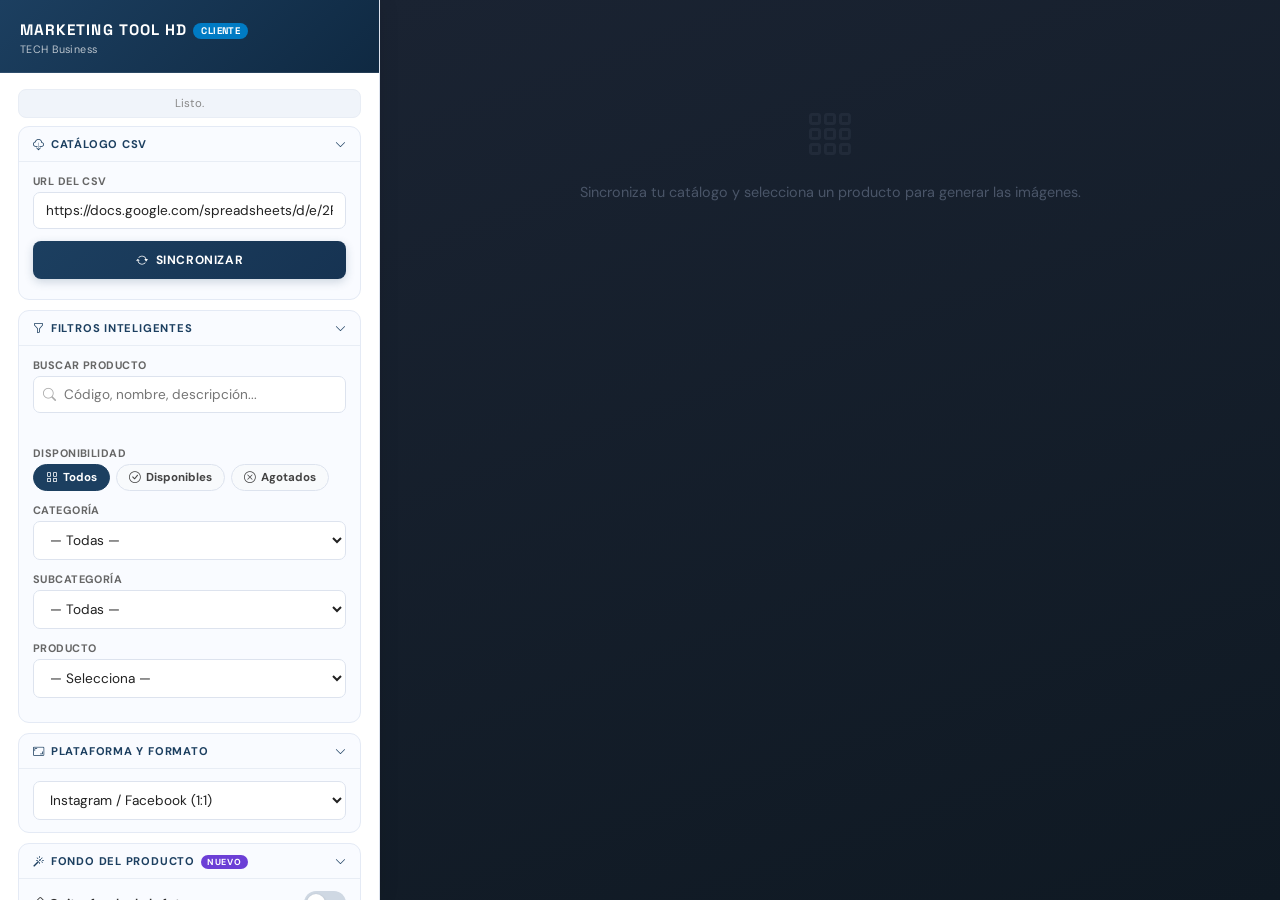
<file: publicaciones_cliente.html>
<!DOCTYPE html>
<html lang="es">
<head>
    <meta charset="UTF-8">
    <meta name="viewport" content="width=device-width, initial-scale=1.0">
    <title>Social Ads HD Pro | Edición Cliente</title>
    <link rel="icon" type="image/png" href="https://cdn-icons-png.flaticon.com/512/3061/3061341.png">
    <link rel="stylesheet" href="https://cdn.jsdelivr.net/npm/bootstrap-icons/font/bootstrap-icons.css">
    <link href="https://fonts.googleapis.com/css2?family=DM+Sans:wght@300;400;500;700&family=Space+Grotesk:wght@400;600;700&display=swap" rel="stylesheet">
    <style>
        :root {
            --primary: #1C3F60;
            --dark: #1C3F60;
            --bg: #eef2f7;
            --accent: #F47C20;
            --sidebar-w: 380px;
        }
        * { box-sizing: border-box; margin: 0; padding: 0; }
        body { font-family: 'DM Sans', sans-serif; background: var(--bg); display: flex; height: 100vh; flex-direction: row; }

        /* ---- SIDEBAR ---- */
        .sidebar { width: var(--sidebar-w); min-width: var(--sidebar-w); background: #fff; border-right: 1px solid #dde3ee; display: flex; flex-direction: column; box-shadow: 3px 0 18px rgba(0,0,0,0.07); z-index: 10; }
        .sidebar-header { padding: 20px 20px 16px; background: linear-gradient(135deg, #1C3F60 0%, #0f2942 100%); color: white; border-bottom: 1px solid rgba(255,255,255,0.08); }
        .sidebar-header h2 { font-family: 'Space Grotesk', sans-serif; font-size: 0.95rem; font-weight: 700; letter-spacing: 0.07em; }
        .sidebar-header p { font-size: 0.67rem; opacity: 0.7; margin-top: 3px; letter-spacing: 0.04em; }
        .edition-badge { display: inline-block; background: var(--accent); color: #fff; font-size: 0.6rem; font-weight: 700; padding: 2px 8px; border-radius: 10px; margin-left: 6px; letter-spacing: 0.05em; vertical-align: middle; }
        .sidebar-content { padding: 16px 18px; overflow-y: auto; flex-grow: 1; }

        /* Secciones colapsables */
        .section-block { background: #f9fbff; border: 1px solid #e4eaf5; border-radius: 11px; margin-bottom: 10px; overflow: hidden; }
        .section-block-header { padding: 10px 14px; cursor: pointer; display: flex; justify-content: space-between; align-items: center; font-size: 0.7rem; font-weight: 700; text-transform: uppercase; letter-spacing: 0.07em; color: var(--dark); user-select: none; }
        .section-block-header:hover { background: #eef3fc; }
        .section-block-body { padding: 12px 14px; border-top: 1px solid #e8edf5; display: none; }
        .section-block-body.open { display: block; }
        .section-block-header i.toggle-icon { transition: transform 0.2s; }
        .section-block-header.open i.toggle-icon { transform: rotate(180deg); }
        .new-tag { background: #6c3fd6; color: #fff; font-size: 0.55rem; padding: 1px 6px; border-radius: 8px; margin-left: 6px; }

        label { display: block; font-weight: 700; font-size: 0.68rem; color: #666; margin-bottom: 4px; text-transform: uppercase; letter-spacing: 0.04em; }
        input[type=text], input[type=url], select, textarea { width: 100%; padding: 9px 12px; border: 1.5px solid #dde3ee; border-radius: 7px; font-size: 0.85rem; font-family: 'DM Sans', sans-serif; background: #fff; color: #222; outline: none; transition: border-color 0.2s; }
        input:focus, select:focus, textarea:focus { border-color: var(--dark); }
        .form-group { margin-bottom: 12px; }

        /* Color picker */
        .color-picker-row { display: flex; align-items: center; gap: 10px; }
        .color-swatch-wrap { position: relative; width: 44px; height: 44px; border-radius: 8px; overflow: hidden; border: 2px solid #dde3ee; cursor: pointer; flex-shrink: 0; }
        .color-swatch-wrap.sm { width: 36px; height: 36px; }
        .color-swatch-wrap input[type=color] { position: absolute; top: -6px; left: -6px; width: 56px; height: 56px; border: none; cursor: pointer; opacity: 1; }
        .color-hex-display { font-size: 0.85rem; font-weight: 600; color: var(--dark); font-family: 'Space Grotesk', sans-serif; }
        .color-presets { display: flex; flex-wrap: wrap; gap: 6px; margin-top: 8px; }
        .color-preset { width: 22px; height: 22px; border-radius: 50%; cursor: pointer; border: 2px solid rgba(0,0,0,0.08); transition: border-color 0.15s, transform 0.15s; }
        .color-preset:hover { border-color: #555; transform: scale(1.15); }
        .icon-btn { border: 1.5px solid #dde3ee; background: #fff; color: var(--dark); border-radius: 7px; padding: 6px 9px; font-size: 0.72rem; font-weight: 700; cursor: pointer; display: inline-flex; align-items: center; gap: 5px; font-family: 'DM Sans', sans-serif; }
        .icon-btn:hover { border-color: var(--dark); }

        /* Degradado */
        .grad-row { display: flex; align-items: center; gap: 10px; margin-bottom: 8px; }
        .grad-row .grad-lbl { font-size: 0.72rem; font-weight: 600; color: #444; width: 62px; }
        .grad-row .color-hex-display { font-size: 0.75rem; min-width: 64px; }
        .grad-preview { height: 46px; border-radius: 8px; border: 1px solid #dde3ee; margin-bottom: 10px; }
        .grad-presets { display: flex; gap: 6px; flex-wrap: wrap; margin-bottom: 10px; }
        .grad-preset { width: 30px; height: 30px; border-radius: 7px; cursor: pointer; border: 1.5px solid #dde3ee; transition: transform 0.15s; }
        .grad-preset:hover { transform: scale(1.1); border-color: #555; }

        /* Checkboxes pill */
        .checkbox-group { display: flex; gap: 6px; flex-wrap: wrap; margin-bottom: 10px; }
        .chk-label { display: flex; align-items: center; gap: 5px; font-size: 0.75rem; font-weight: 500; color: #444; background: #fff; border: 1.5px solid #dde3ee; border-radius: 20px; padding: 4px 10px; cursor: pointer; transition: all 0.15s; text-transform: none; letter-spacing: 0; }
        .chk-label:hover { border-color: var(--dark); color: var(--dark); }
        .chk-label input { display: none; }
        .chk-label.active { background: var(--dark); color: #fff; border-color: var(--dark); }

        /* Switch */
        .switch-row { display: flex; justify-content: space-between; align-items: center; margin-bottom: 10px; font-size: 0.8rem; font-weight: 600; color: #333; }
        label.switch { position: relative; width: 42px; height: 24px; flex-shrink: 0; display: inline-block; margin: 0; }
        .switch input { opacity: 0; width: 0; height: 0; }
        .switch .slider { position: absolute; inset: 0; background: #cfd8e3; border-radius: 24px; cursor: pointer; transition: .2s; }
        .switch .slider:before { content: ""; position: absolute; width: 18px; height: 18px; left: 3px; top: 3px; background: #fff; border-radius: 50%; transition: .2s; box-shadow: 0 1px 3px rgba(0,0,0,.2); }
        .switch input:checked + .slider { background: var(--accent); }
        .switch input:checked + .slider:before { transform: translateX(18px); }
        .sub-options { border-left: 3px solid #e4eaf5; padding-left: 10px; margin-top: 4px; transition: opacity 0.2s; }
        .sub-options.disabled { opacity: .4; pointer-events: none; }

        /* Segmentado */
        .seg { display: grid; grid-template-columns: 1fr 1fr; gap: 6px; margin-bottom: 10px; }
        .seg button { padding: 7px 6px; border-radius: 8px; border: 1.5px solid #dde3ee; background: #fff; color: #444; font-size: 0.72rem; font-weight: 700; cursor: pointer; font-family: 'DM Sans', sans-serif; display: flex; align-items: center; justify-content: center; gap: 5px; }
        .seg button:hover { border-color: var(--dark); }
        .seg button.active { background: var(--dark); color: #fff; border-color: var(--dark); }
        .range-row { display: flex; align-items: center; gap: 8px; }
        .range-row input[type=range] { flex: 1; }
        .range-val { font-size: 0.75rem; font-weight: 600; color: var(--dark); min-width: 34px; text-align: right; }
        .hint { font-size: 0.67rem; color: #888; line-height: 1.45; margin-top: 4px; }

        /* Logo */
        .logo-file-row { display: flex; gap: 10px; align-items: center; margin-bottom: 10px; }
        .logo-preview, .bgimg-preview { width: 64px; height: 64px; border-radius: 8px; border: 1.5px dashed #cfd8e3; background: repeating-conic-gradient(#eee 0% 25%, #fff 0% 50%) 50%/12px 12px; display: flex; align-items: center; justify-content: center; overflow: hidden; flex-shrink: 0; font-size: 0.6rem; color: #999; text-align: center; }
        .logo-preview img { max-width: 90%; max-height: 90%; }
        .bgimg-preview img { width: 100%; height: 100%; object-fit: cover; }
        .logo-file-btns { display: flex; flex-direction: column; gap: 6px; flex: 1; }
        .logo-pos-grid { display: grid; grid-template-columns: repeat(3,1fr); gap: 4px; width: 90px; }
        .logo-pos-btn { aspect-ratio: 1; border: 1.5px solid #dde3ee; border-radius: 5px; cursor: pointer; background: #f8fafc; transition: all 0.15s; display: flex; align-items: center; justify-content: center; font-size: 9px; color: #888; }
        .logo-pos-btn:hover, .logo-pos-btn.active { background: var(--dark); border-color: var(--dark); color: #fff; }
        .logo-controls { display: flex; align-items: flex-start; gap: 12px; }
        .logo-drag-tip { font-size: 0.7rem; color: #888; margin-top: 6px; line-height: 1.4; }

        /* Disponibilidad */
        .disp-filter-row { display: flex; gap: 6px; margin-bottom: 10px; flex-wrap: wrap; }
        .btn-disp { padding: 5px 12px; border-radius: 20px; font-size: 0.72rem; font-weight: 700; cursor: pointer; border: 1.5px solid #dde3ee; background: #f8fafc; color: #444; display: flex; align-items: center; gap: 5px; transition: all 0.15s; font-family: 'DM Sans', sans-serif; }
        .btn-disp:hover { border-color: var(--dark); color: var(--dark); }
        .btn-disp.active-all  { background: var(--dark); color: white; border-color: var(--dark); }
        .btn-disp.active-disp { background: #e8f5e9; color: #1a8a3d; border-color: #1a8a3d; }
        .btn-disp.active-ago  { background: #ffebee; color: #c0392b; border-color: #c0392b; }
        option.agotado-opt { color: #c0392b; }

        /* Botones */
        .btn { border: none; padding: 11px 14px; width: 100%; border-radius: 8px; font-weight: 700; cursor: pointer; text-transform: uppercase; font-size: 0.75rem; letter-spacing: 0.05em; margin-bottom: 8px; display: flex; align-items: center; justify-content: center; gap: 7px; font-family: 'DM Sans', sans-serif; transition: opacity 0.15s, transform 0.1s; }
        .btn:active { transform: scale(0.98); }
        .btn:hover { opacity: 0.9; }
        .btn-primary { background: linear-gradient(135deg, #1C3F60, #163352); color: white; box-shadow: 0 3px 10px rgba(28,63,96,0.2); }
        .btn-success { background: linear-gradient(135deg, #1a8a3d, #177535); color: white; box-shadow: 0 3px 10px rgba(26,138,61,0.2); }
        .btn-ai      { background: linear-gradient(135deg, #6c3fd6, #5930b8); color: white; box-shadow: 0 3px 10px rgba(108,63,214,0.2); }
        .btn-pdf     { background: linear-gradient(135deg, #c0392b, #a93226); color: white; box-shadow: 0 3px 10px rgba(192,57,43,0.2); }
        .btn-zip     { background: linear-gradient(135deg, #007BC4, #005e97); color: white; box-shadow: 0 3px 10px rgba(0,123,196,0.2); }
        .btn-copy { background: #555; color: white; }
        .btn-light { background: #fff; color: var(--dark); border: 1.5px solid #dde3ee; box-shadow: none; }
        .btn-sm { padding: 8px 12px; font-size: 0.7rem; }
        .logo-file-btns .btn { margin-bottom: 0; }
        .export-grid { display: grid; grid-template-columns: 1fr 1fr; gap: 8px; }
        .export-grid .btn { margin-bottom: 0; }
        .btn-full { grid-column: 1 / -1; }

        /* Copy / hashtags */
        #copyTextArea { height: 130px; font-size: 0.78rem; border: 1px solid #ddd; background: white; resize: vertical; margin-bottom: 8px; }
        .hashtag-tags { display: flex; flex-wrap: wrap; gap: 4px; margin-top: 8px; max-height: 90px; overflow-y: auto; }
        .htag { background: #eef2f8; color: var(--dark); font-size: 0.7rem; border-radius: 12px; padding: 3px 9px; cursor: pointer; border: 1px solid #dde3ee; font-weight: 500; }
        .htag:hover { background: var(--dark); color: #fff; }

        /* Status */
        .status-bar { font-size: 0.71rem; color: #888; text-align: center; padding: 6px 10px; min-height: 26px; background: #f0f4fa; border-radius: 8px; margin-bottom: 8px; border: 1px solid #e8edf5; transition: background 0.2s; }
        .status-bar.ok { color: #1a8a3d; font-weight: 700; background: #f0faf4; border-color: #c3e6cb; }
        .status-bar.err { color: #c0392b; font-weight: 700; background: #fff0f0; border-color: #f5c6cb; }
        .status-bar.loading { color: var(--dark); font-weight: 600; background: #eef2fb; border-color: #c5d0e8; }

        /* Búsqueda */
        .search-wrap { position: relative; margin-bottom: 8px; }
        .search-wrap .si { position: absolute; left: 10px; top: 50%; transform: translateY(-50%); color: #aaa; font-size: 0.82rem; pointer-events: none; }
        .search-wrap input { padding-left: 30px !important; }
        .btn-clear-srch { position: absolute; right: 8px; top: 50%; transform: translateY(-50%); background: none; border: none; cursor: pointer; color: #bbb; font-size: 0.82rem; padding: 0; line-height: 1; display: none; }
        .btn-clear-srch:hover { color: #c0392b; }
        #searchCount { font-size: 0.67rem; color: var(--accent); font-weight: 700; min-height: 13px; margin-bottom: 4px; }

        /* Workspace */
        .workspace { flex-grow: 1; overflow-y: auto; padding: 24px; display: flex; flex-direction: column; align-items: center; gap: 16px; background: linear-gradient(160deg, #1a2332 0%, #0f1923 100%); position: relative; }
        .canvas-grid { display: grid; grid-template-columns: repeat(auto-fill, minmax(300px, 1fr)); gap: 18px; width: 100%; }
        .canvas-card { background: #1e293b; padding: 12px; border-radius: 16px; box-shadow: 0 12px 32px rgba(0,0,0,0.22); position: relative; border: 1px solid rgba(255,255,255,0.06); transition: transform 0.18s ease, box-shadow 0.18s ease; }
        .canvas-card:hover { transform: translateY(-3px); box-shadow: 0 18px 40px rgba(0,0,0,0.28); }
        .canvas-card canvas { width: 100%; height: auto; border-radius: 10px; display: block; cursor: crosshair; background: repeating-conic-gradient(#2a3546 0% 25%, #222c3b 0% 50%) 50%/20px 20px; }
        .canvas-label { font-size: 0.68rem; color: #94a3b8; text-align: center; margin-top: 8px; font-family: 'Space Grotesk', sans-serif; letter-spacing: 0.04em; }
        .card-actions { display: flex; gap: 6px; margin-top: 8px; }
        .btn-dl-solo { flex: 1; padding: 7px 0; border: none; border-radius: 8px; font-size: 0.7rem; font-weight: 700; cursor: pointer; display: flex; align-items: center; justify-content: center; gap: 5px; font-family: 'DM Sans', sans-serif; }
        .btn-dl-png { background: #1a8a3d; color: white; }
        .empty-state { color: #4a5568; text-align: center; padding: 80px 40px; }
        .empty-state i { font-size: 3rem; opacity: 0.2; display: block; margin-bottom: 14px; }
        .empty-state p { font-size: 0.9rem; line-height: 1.6; }

        @media (max-width: 850px) {
            body { flex-direction: column; overflow: auto; height: auto; }
            .sidebar { width: 100%; min-width: unset; border-right: none; border-bottom: 1px solid #ddd; }
            .workspace { width: 100%; padding: 16px 8px; }
        }
    </style>
</head>
<body>

<div class="sidebar">
    <div class="sidebar-header">
        <h2><span id="js-brand-name">MARKETING TOOL HD</span><span class="edition-badge">CLIENTE</span></h2>
        <p id="js-brand-tagline">OrganizaGT Business</p>
    </div>

    <div class="sidebar-content">
        <div class="status-bar" id="statusBar">Listo.</div>

        <!-- CATÁLOGO -->
        <div class="section-block">
            <div class="section-block-header open" onclick="toggleBlock(this)">
                <span><i class="bi bi-cloud-download" style="margin-right:6px"></i>Catálogo CSV</span>
                <i class="bi bi-chevron-up toggle-icon"></i>
            </div>
            <div class="section-block-body open">
                <div class="form-group">
                    <label>URL del CSV</label>
                    <input type="text" id="csvUrl" value="">
                </div>
                <button class="btn btn-primary" onclick="cargarCatalogo()"><i class="bi bi-arrow-repeat"></i> Sincronizar</button>
            </div>
        </div>

        <!-- FILTROS -->
        <div class="section-block">
            <div class="section-block-header open" onclick="toggleBlock(this)">
                <span><i class="bi bi-funnel" style="margin-right:6px"></i>Filtros inteligentes</span>
                <i class="bi bi-chevron-up toggle-icon"></i>
            </div>
            <div class="section-block-body open">
                <div class="form-group">
                    <label>Buscar producto</label>
                    <div class="search-wrap">
                        <i class="bi bi-search si"></i>
                        <input type="text" id="searchInput" placeholder="Código, nombre, descripción..." oninput="onSearchInput(this)">
                        <button class="btn-clear-srch" id="btnClearSrch" onclick="clearSearch()" title="Limpiar"><i class="bi bi-x-circle-fill"></i></button>
                    </div>
                    <div id="searchCount"></div>
                </div>
                <div class="form-group">
                    <label>Disponibilidad</label>
                    <div class="disp-filter-row">
                        <button class="btn-disp active-all" id="dispTodos" onclick="setFiltroDisp('todos')"><i class="bi bi-grid"></i> Todos</button>
                        <button class="btn-disp" id="dispDisponibles" onclick="setFiltroDisp('disponibles')"><i class="bi bi-check-circle"></i> Disponibles</button>
                        <button class="btn-disp" id="dispAgotados" onclick="setFiltroDisp('agotados')"><i class="bi bi-x-circle"></i> Agotados</button>
                    </div>
                </div>
                <div class="form-group">
                    <label>Categoría</label>
                    <select id="catFilter" onchange="aplicarFiltros()"><option value="">— Todas —</option></select>
                </div>
                <div class="form-group">
                    <label>Subcategoría</label>
                    <select id="subCatFilter" onchange="aplicarFiltros()"><option value="">— Todas —</option></select>
                </div>
                <div class="form-group">
                    <label>Producto</label>
                    <select id="productSelect" onchange="actualizarInterfaz()"><option value="">— Selecciona —</option></select>
                </div>
                <div id="batchInfo" style="display:none; font-size:0.72rem; color:#555; background:#eef2f8; border-radius:7px; padding:8px 10px; margin-bottom:8px; line-height:1.5;">
                    <i class="bi bi-info-circle"></i> <span id="batchInfoText"></span>
                </div>
                <button class="btn btn-primary btn-sm" id="btnGenerarTodos" style="display:none;" onclick="generarTodosLosProductos()">
                    <i class="bi bi-images"></i> Generar imágenes de todos
                </button>
            </div>
        </div>

        <!-- FORMATO -->
        <div class="section-block">
            <div class="section-block-header open" onclick="toggleBlock(this)">
                <span><i class="bi bi-aspect-ratio" style="margin-right:6px"></i>Plataforma y formato</span>
                <i class="bi bi-chevron-up toggle-icon"></i>
            </div>
            <div class="section-block-body open">
                <select id="platformSelect" onchange="actualizarInterfaz()">
                    <option value="ig_post">Instagram / Facebook (1:1)</option>
                    <option value="tiktok">TikTok / Reels / Stories (9:16)</option>
                    <option value="fb_ads">Facebook Ads (16:9)</option>
                    <option value="ig_portrait">Instagram Portrait (4:5)</option>
                </select>
            </div>
        </div>

        <!-- FONDO DE IMAGEN (NUEVO) -->
        <div class="section-block">
            <div class="section-block-header open" onclick="toggleBlock(this)">
                <span><i class="bi bi-magic" style="margin-right:6px"></i>Fondo del producto<span class="new-tag">NUEVO</span></span>
                <i class="bi bi-chevron-up toggle-icon"></i>
            </div>
            <div class="section-block-body open">
                <div class="switch-row">
                    <span><i class="bi bi-eraser"></i> Quitar fondo de la foto</span>
                    <label class="switch"><input type="checkbox" id="bgRemove"><span class="slider"></span></label>
                </div>

                <div class="sub-options disabled" id="bgOptions">
                    <div class="form-group">
                        <label>Método</label>
                        <select id="bgMethod">
                            <option value="rapido">Rápido — fondos lisos (blanco / gris)</option>
                            <option value="ia">IA precisa — cualquier fondo</option>
                        </select>
                        <div class="hint" id="bgMethodHint">Ideal para fotos de producto sobre fondo blanco o de un solo color.</div>
                    </div>
                    <div class="form-group" id="tolGroup">
                        <label>Tolerancia</label>
                        <div class="range-row">
                            <input type="range" id="bgTol" min="5" max="120" value="40">
                            <span class="range-val" id="bgTolVal">40</span>
                        </div>
                        <div class="hint">Súbela si queda fondo; bájala si se borra parte del producto.</div>
                    </div>

                    <label>Nuevo fondo</label>
                    <div class="seg" id="bgFillSeg">
                        <button data-fill="degradado" class="active"><i class="bi bi-circle-half"></i> Degradado</button>
                        <button data-fill="solido"><i class="bi bi-square-fill"></i> Color sólido</button>
                        <button data-fill="imagen"><i class="bi bi-image"></i> Imagen</button>
                        <button data-fill="transparente"><i class="bi bi-transparency"></i> Transparente</button>
                    </div>

                    <!-- Degradado -->
                    <div id="fillDegradado">
                        <div class="grad-preview" id="gradPreview"></div>
                        <div class="grad-row">
                            <span class="grad-lbl">Arriba</span>
                            <div class="color-swatch-wrap sm" id="gradTopSwatch"><input type="color" id="gradTop" value="#D1DDD4"></div>
                            <span class="color-hex-display" id="gradTopHex">#D1DDD4</span>
                            <button class="icon-btn eyedrop-btn" title="Tomar color de la pantalla" onclick="gotero(c => setGrad('top', c))"><i class="bi bi-eyedropper"></i></button>
                        </div>
                        <div class="grad-row">
                            <span class="grad-lbl">Abajo</span>
                            <div class="color-swatch-wrap sm" id="gradBotSwatch"><input type="color" id="gradBot" value="#FFFFFF"></div>
                            <span class="color-hex-display" id="gradBotHex">#FFFFFF</span>
                            <button class="icon-btn eyedrop-btn" title="Tomar color de la pantalla" onclick="gotero(c => setGrad('bot', c))"><i class="bi bi-eyedropper"></i></button>
                        </div>
                        <label style="margin-top:4px;">Combinaciones rápidas</label>
                        <div class="grad-presets" id="gradPresets"></div>
                        <button class="icon-btn" onclick="degradadoDesdeMarca()"><i class="bi bi-palette"></i> Generar desde color de marca</button>
                    </div>

                    <!-- Sólido -->
                    <div id="fillSolido" style="display:none;">
                        <div class="grad-row">
                            <span class="grad-lbl">Color</span>
                            <div class="color-swatch-wrap sm" id="bgColorSwatch"><input type="color" id="bgColor" value="#F4F6F3"></div>
                            <span class="color-hex-display" id="bgColorHex">#F4F6F3</span>
                            <button class="icon-btn eyedrop-btn" title="Tomar color de la pantalla" onclick="gotero(c => setBgColor(c))"><i class="bi bi-eyedropper"></i></button>
                        </div>
                        <button class="icon-btn" onclick="setBgColor(document.getElementById('accentColor').value)"><i class="bi bi-palette"></i> Usar color de marca</button>
                    </div>

                    <!-- Imagen -->
                    <div id="fillImagen" style="display:none;">
                        <div class="logo-file-row">
                            <div class="bgimg-preview" id="bgImgPreview">Sin imagen</div>
                            <div class="logo-file-btns">
                                <button class="btn btn-light btn-sm" onclick="document.getElementById('bgImgFile').click()"><i class="bi bi-upload"></i> Subir fondo</button>
                                <button class="btn btn-light btn-sm" onclick="quitarImagenFondo()"><i class="bi bi-trash"></i> Quitar</button>
                            </div>
                        </div>
                        <input type="file" id="bgImgFile" accept="image/*" style="display:none" onchange="onBgImageFile(this)">
                        <div class="hint">Al subir la imagen también se copian sus colores (arriba/abajo) al degradado.</div>
                    </div>

                    <div class="form-group" style="margin-top:10px;">
                        <label>Tamaño del producto</label>
                        <div class="range-row">
                            <input type="range" id="prodScale" min="50" max="100" value="85">
                            <span class="range-val" id="prodScaleVal">85%</span>
                        </div>
                    </div>
                    <div class="form-group">
                        <label>Color del texto</label>
                        <select id="textMode">
                            <option value="auto">Automático (según el fondo)</option>
                            <option value="oscuro">Oscuro</option>
                            <option value="claro">Claro</option>
                        </select>
                    </div>
                    <div class="checkbox-group">
                        <label class="chk-label active" data-id="bgShadow"><input type="checkbox" id="bgShadow" checked> Sombra suave</label>
                    </div>
                </div>
            </div>
        </div>

        <!-- ELEMENTOS VISIBLES -->
        <div class="section-block">
            <div class="section-block-header open" onclick="toggleBlock(this)">
                <span><i class="bi bi-eye" style="margin-right:6px"></i>Elementos visibles</span>
                <i class="bi bi-chevron-up toggle-icon"></i>
            </div>
            <div class="section-block-body open">
                <div class="checkbox-group" id="chkGroup">
                    <label class="chk-label active" data-id="showTitle"><input type="checkbox" id="showTitle" checked> Título</label>
                    <label class="chk-label active" data-id="showCat"><input type="checkbox" id="showCat" checked> Categoría</label>
                    <label class="chk-label active" data-id="showSub"><input type="checkbox" id="showSub" checked> SubCat</label>
                    <label class="chk-label active" data-id="showPrice"><input type="checkbox" id="showPrice" checked> Precio</label>
                    <label class="chk-label" data-id="showWeb"><input type="checkbox" id="showWeb"> Web</label>
                    <label class="chk-label" data-id="showWA"><input type="checkbox" id="showWA"> WhatsApp</label>
                </div>
                <div class="form-group">
                    <label>Link Web / Catálogo</label>
                    <input type="text" id="userWeb" placeholder="www.tuweb.com" oninput="actualizarInterfaz()">
                </div>
                <div class="form-group">
                    <label>WhatsApp</label>
                    <input type="text" id="userWA" placeholder="502XXXXXXXX" oninput="actualizarInterfaz()">
                </div>
            </div>
        </div>

        <!-- COLOR DE MARCA -->
        <div class="section-block">
            <div class="section-block-header open" onclick="toggleBlock(this)">
                <span><i class="bi bi-palette" style="margin-right:6px"></i>Color de marca</span>
                <i class="bi bi-chevron-up toggle-icon"></i>
            </div>
            <div class="section-block-body open">
                <div class="color-picker-row">
                    <div class="color-swatch-wrap" id="colorSwatch">
                        <input type="color" id="accentColor" value="#F47C20">
                    </div>
                    <div style="flex:1">
                        <div class="color-hex-display" id="colorHexDisplay">#F47C20</div>
                        <div style="font-size:0.68rem;color:#888;margin-top:2px;">Clic en el cuadro para elegir</div>
                    </div>
                </div>
                <div style="display:flex;gap:6px;margin-top:10px;flex-wrap:wrap;">
                    <button class="icon-btn eyedrop-btn" onclick="gotero(c => { syncColor(c); actualizarInterfaz(); })"><i class="bi bi-eyedropper"></i> Gotero</button>
                    <button class="icon-btn" onclick="extraerColorLogo()"><i class="bi bi-stars"></i> Extraer del logo</button>
                </div>
                <div class="color-presets" id="colorPresets"></div>
                <div class="hint">Se usa en el precio, la barra lateral y el degradado de marca.</div>
            </div>
        </div>

        <!-- LOGO -->
        <div class="section-block">
            <div class="section-block-header open" onclick="toggleBlock(this)">
                <span><i class="bi bi-image" style="margin-right:6px"></i>Logo</span>
                <i class="bi bi-chevron-up toggle-icon"></i>
            </div>
            <div class="section-block-body open">
                <div class="switch-row">
                    <span>Mostrar logo</span>
                    <label class="switch"><input type="checkbox" id="showLogo" checked><span class="slider"></span></label>
                </div>
                <div class="sub-options" id="logoOptions">
                    <div class="logo-file-row">
                        <div class="logo-preview" id="logoPreview"></div>
                        <div class="logo-file-btns">
                            <button class="btn btn-light btn-sm" onclick="document.getElementById('logoFile').click()"><i class="bi bi-upload"></i> Elegir archivo</button>
                            <button class="btn btn-light btn-sm" onclick="restaurarLogo()"><i class="bi bi-arrow-counterclockwise"></i> Predeterminado</button>
                        </div>
                    </div>
                    <input type="file" id="logoFile" accept="image/png,image/jpeg,image/webp,image/svg+xml" style="display:none" onchange="onLogoFile(this)">
                    <div class="hint" style="margin-bottom:10px;">Recomendado: PNG con fondo transparente.</div>
                    <div class="logo-controls">
                        <div>
                            <div style="font-size:0.68rem;color:#888;margin-bottom:6px;font-weight:700;text-transform:uppercase;">Posición</div>
                            <div class="logo-pos-grid" id="logoPosGrid">
                                <div class="logo-pos-btn" data-pos="tl" title="Arriba Izq">↖</div>
                                <div class="logo-pos-btn" data-pos="tc" title="Arriba Centro">↑</div>
                                <div class="logo-pos-btn" data-pos="tr" title="Arriba Der">↗</div>
                                <div class="logo-pos-btn" data-pos="ml" title="Medio Izq">←</div>
                                <div class="logo-pos-btn" data-pos="mc" title="Centro">⊙</div>
                                <div class="logo-pos-btn" data-pos="mr" title="Medio Der">→</div>
                                <div class="logo-pos-btn" data-pos="bl" title="Abajo Izq">↙</div>
                                <div class="logo-pos-btn" data-pos="bc" title="Abajo Centro">↓</div>
                                <div class="logo-pos-btn" data-pos="br" title="Abajo Der">↘</div>
                            </div>
                        </div>
                        <div style="flex:1">
                            <div style="font-size:0.68rem;color:#888;margin-bottom:4px;font-weight:700;text-transform:uppercase;">Tamaño</div>
                            <div class="range-row">
                                <input type="range" id="logoSize" min="5" max="40" value="14">
                                <span class="range-val" id="logoSizeVal">14%</span>
                            </div>
                            <div class="logo-drag-tip"><i class="bi bi-hand-index"></i> También puedes arrastrar el logo sobre la imagen.</div>
                        </div>
                    </div>
                </div>
            </div>
        </div>

        <!-- COPY Y HASHTAGS -->
        <div class="section-block">
            <div class="section-block-header open" onclick="toggleBlock(this)">
                <span><i class="bi bi-chat-quote" style="margin-right:6px"></i>Copy y hashtags</span>
                <i class="bi bi-chevron-up toggle-icon"></i>
            </div>
            <div class="section-block-body open">
                <textarea id="copyTextArea" readonly></textarea>
                <button class="btn btn-ai btn-sm" onclick="buscarHashtags()"><i class="bi bi-tags"></i> Sugerir 10 hashtags relacionados</button>
                <div class="hashtag-tags" id="hashtagTags"></div>
                <button class="btn btn-copy btn-sm" style="margin-top:8px;" onclick="copiarAlPortapapeles()"><i class="bi bi-clipboard"></i> Copiar texto completo</button>
            </div>
        </div>

        <!-- EXPORTAR -->
        <div class="section-block">
            <div class="section-block-header open" onclick="toggleBlock(this)">
                <span><i class="bi bi-download" style="margin-right:6px"></i>Exportar</span>
                <i class="bi bi-chevron-up toggle-icon"></i>
            </div>
            <div class="section-block-body open">
                <div class="export-grid">
                    <button class="btn btn-zip" onclick="descargarTodo()"><i class="bi bi-file-zip"></i> ZIP</button>
                    <button class="btn btn-pdf" onclick="exportarPDF()"><i class="bi bi-file-earmark-pdf"></i> PDF</button>
                    <button class="btn btn-success btn-full" onclick="descargarIndividual()"><i class="bi bi-download"></i> Descargar imagen visible</button>
                </div>
                <div style="font-size:0.67rem;color:#aaa;margin-top:6px;text-align:center;">ZIP = todas · Individual = imagen activa</div>
            </div>
        </div>
    </div>
</div>

<div class="workspace" id="previewArea">
    <div class="empty-state">
        <i class="bi bi-grid-3x3-gap"></i>
        <p>Sincroniza tu catálogo y selecciona un producto para generar las imágenes.</p>
    </div>
</div>

<script>
// ===================== CONFIG =====================
const COMERCIAL_CONFIG = {
    tituloPagina: "Social Ads HD Pro | TECH",
    favicon: "/img/TECH.ico",
    nombreHeader: "MARKETING TOOL HD",
    tagline: "TECH Business",
    logoParaImagen: "/img/TECH.png",
    csvDefault: "https://docs.google.com/spreadsheets/d/e/2PACX-1vR6b7YbZynK5yMh14PY5RwYAzSQbN-SXdriWg5o_0qlxF7jFFNKKzE5EB6nhPN8iwSO6k4LoYtD0okE/pub?output=csv",
    colorDefault: "#007BC4",
    gradTopDefault: "#D1DDD4",   // verde salvia (referencia)
    gradBotDefault: "#FFFFFF"
};

const COLOR_PRESETS = ["#007BC4","#F47C20","#E91E63","#4CAF50","#9C27B0","#FF5722","#009688","#F44336","#1C3F60","#FFD600","#00BCD4","#FF9800"];
const GRAD_PRESETS = [
    ["#D1DDD4","#FFFFFF"], // salvia (referencia)
    ["#D6E4F0","#FFFFFF"], // azul niebla
    ["#F3E3D3","#FFFFFF"], // arena
    ["#EADCF0","#FFFFFF"], // lavanda
    ["#F6D9DC","#FFFFFF"], // rosa
    ["#E8E8E8","#FFFFFF"], // gris estudio
    ["#2B3A4A","#0F1923"], // noche
    ["#1C3F60","#0B1E30"]  // marino
];
const PROXY = "https://images.weserv.nl/?url=";
const PREFS_KEY = "socialads_cliente_prefs_v1";
const LOGO_KEY  = "socialads_cliente_logo_v1";
const BGIMG_KEY = "socialads_cliente_bgimg_v1";

let productosGlobal = [];
let filtroDisp = "todos";
let logoPos = { x: null, y: null, preset: "br" };
let logoSizeRatio = 0.14;
let isDraggingLogo = false;
let dragOffsetX = 0, dragOffsetY = 0;
let activeCanvasForDrag = null;
let bgFill = "degradado";
let logoCustomSrc = null;
let bgImageSrc = null;
let bgImageBottomColor = null;
let renderGen = 0;

const $ = id => document.getElementById(id);

// ===================== INIT =====================
window.onload = () => {
    document.title = COMERCIAL_CONFIG.tituloPagina + " · Cliente";
    try { document.querySelector("link[rel='icon']").href = COMERCIAL_CONFIG.favicon; } catch(e){}
    $('js-brand-name').innerText = COMERCIAL_CONFIG.nombreHeader;
    $('js-brand-tagline').innerText = COMERCIAL_CONFIG.tagline;
    $('csvUrl').value = COMERCIAL_CONFIG.csvDefault;
    syncColor(COMERCIAL_CONFIG.colorDefault);
    setGrad('top', COMERCIAL_CONFIG.gradTopDefault, true);
    setGrad('bot', COMERCIAL_CONFIG.gradBotDefault, true);
    setBgColor($('bgColor').value, true);

    buildColorPresets();
    buildGradPresets();
    setupCheckboxes();
    setupLogoPosGrid();
    setupFondoControls();
    setupLogoControls();
    cargarPrefs();
    if (!('EyeDropper' in window)) {
        document.querySelectorAll('.eyedrop-btn').forEach(b => { b.title = "Gotero no disponible en este navegador (usa Chrome o Edge)"; b.style.opacity = .5; });
    }
    actualizarLogoPreview();
};

// ===================== PREFERENCIAS =====================
function guardarPrefs() {
    try {
        localStorage.setItem(PREFS_KEY, JSON.stringify({
            color: $('accentColor').value,
            bgRemove: $('bgRemove').checked, bgMethod: $('bgMethod').value, bgTol: $('bgTol').value,
            bgFill, gradTop: $('gradTop').value, gradBot: $('gradBot').value, bgColor: $('bgColor').value,
            prodScale: $('prodScale').value, textMode: $('textMode').value, bgShadow: $('bgShadow').checked,
            showLogo: $('showLogo').checked, logoSize: $('logoSize').value, preset: logoPos.preset,
            userWeb: $('userWeb').value, userWA: $('userWA').value
        }));
    } catch(e) {}
}
function cargarPrefs() {
    let p = null;
    try { p = JSON.parse(localStorage.getItem(PREFS_KEY) || "null"); } catch(e) {}
    try { logoCustomSrc = localStorage.getItem(LOGO_KEY) || null; } catch(e) {}
    try {
        const bi = JSON.parse(localStorage.getItem(BGIMG_KEY) || "null");
        if (bi) { bgImageSrc = bi.src; bgImageBottomColor = bi.bottom; }
    } catch(e) {}
    actualizarBgImgPreview();
    if (!p) return;
    if (p.color) syncColor(p.color);
    $('bgRemove').checked = !!p.bgRemove;
    if (p.bgMethod) $('bgMethod').value = p.bgMethod;
    if (p.bgTol) { $('bgTol').value = p.bgTol; $('bgTolVal').textContent = p.bgTol; }
    if (p.gradTop) setGrad('top', p.gradTop, true);
    if (p.gradBot) setGrad('bot', p.gradBot, true);
    if (p.bgColor) setBgColor(p.bgColor, true);
    if (p.prodScale) { $('prodScale').value = p.prodScale; $('prodScaleVal').textContent = p.prodScale + '%'; }
    if (p.textMode) $('textMode').value = p.textMode;
    if (typeof p.bgShadow === 'boolean') { $('bgShadow').checked = p.bgShadow; refreshChk('bgShadow'); }
    if (typeof p.showLogo === 'boolean') $('showLogo').checked = p.showLogo;
    if (p.logoSize) { $('logoSize').value = p.logoSize; $('logoSizeVal').textContent = p.logoSize + '%'; logoSizeRatio = p.logoSize / 100; }
    if (p.preset) setPreset(p.preset);
    if (p.userWeb) $('userWeb').value = p.userWeb;
    if (p.userWA) $('userWA').value = p.userWA;
    setBgFill(p.bgFill || 'degradado', true);
    aplicarEstadoUI();
}
function aplicarEstadoUI() {
    $('bgOptions').classList.toggle('disabled', !$('bgRemove').checked);
    $('logoOptions').classList.toggle('disabled', !$('showLogo').checked);
    const ia = $('bgMethod').value === 'ia';
    $('tolGroup').style.display = ia ? 'none' : 'block';
    $('bgMethodHint').textContent = ia
        ? "Usa inteligencia artificial en tu navegador. La primera vez descarga el modelo (~40 MB) y puede tardar; luego es más rápido."
        : "Ideal para fotos de producto sobre fondo blanco o de un solo color.";
}

// ===================== UI BÁSICA =====================
function setFiltroDisp(val) {
    filtroDisp = val;
    $('dispTodos').className       = 'btn-disp' + (val === 'todos'       ? ' active-all'  : '');
    $('dispDisponibles').className = 'btn-disp' + (val === 'disponibles' ? ' active-disp' : '');
    $('dispAgotados').className    = 'btn-disp' + (val === 'agotados'    ? ' active-ago'  : '');
    aplicarFiltros();
}
function toggleBlock(header) {
    const body = header.nextElementSibling;
    const isOpen = body.classList.contains('open');
    body.classList.toggle('open', !isOpen);
    header.classList.toggle('open', !isOpen);
}

// ---- Colores ----
function syncColor(val) {
    val = val.toUpperCase();
    $('colorSwatch').style.background = val;
    $('colorHexDisplay').textContent = val;
    $('accentColor').value = val.toLowerCase();
    document.documentElement.style.setProperty('--accent', val);
}
function setGrad(which, val, silent) {
    val = val.toUpperCase();
    const inp = which === 'top' ? $('gradTop') : $('gradBot');
    inp.value = val.toLowerCase();
    $(which === 'top' ? 'gradTopHex' : 'gradBotHex').textContent = val;
    $(which === 'top' ? 'gradTopSwatch' : 'gradBotSwatch').style.background = val;
    $('gradPreview').style.background = `linear-gradient(180deg, ${$('gradTop').value}, ${$('gradBot').value})`;
    if (!silent) actualizarInterfaz();
}
function setBgColor(val, silent) {
    val = val.toUpperCase();
    $('bgColor').value = val.toLowerCase();
    $('bgColorHex').textContent = val;
    $('bgColorSwatch').style.background = val;
    if (!silent) actualizarInterfaz();
}
function buildColorPresets() {
    const wrap = $('colorPresets');
    COLOR_PRESETS.forEach(c => {
        const d = document.createElement('div');
        d.className = 'color-preset';
        d.style.background = c; d.title = c;
        d.onclick = () => { syncColor(c); actualizarInterfaz(); };
        wrap.appendChild(d);
    });
    $('accentColor').addEventListener('input', e => { syncColor(e.target.value); });
    $('accentColor').addEventListener('change', e => { syncColor(e.target.value); actualizarInterfaz(); });
}
function buildGradPresets() {
    const wrap = $('gradPresets');
    GRAD_PRESETS.forEach(([a, b]) => {
        const d = document.createElement('div');
        d.className = 'grad-preset';
        d.style.background = `linear-gradient(180deg, ${a}, ${b})`;
        d.title = `${a} → ${b}`;
        d.onclick = () => { setGrad('top', a, true); setGrad('bot', b); };
        wrap.appendChild(d);
    });
}
function degradadoDesdeMarca() {
    const brand = $('accentColor').value;
    setGrad('top', mezclar(brand, '#ffffff', 0.78), true);
    setGrad('bot', '#FFFFFF');
}
async function gotero(cb) {
    if (!('EyeDropper' in window)) { setStatus("⚠️ El gotero solo funciona en Chrome o Edge de escritorio", "err"); return; }
    try {
        const r = await new EyeDropper().open();
        cb(r.sRGBHex.startsWith('#') ? r.sRGBHex : rgbStrToHex(r.sRGBHex));
    } catch(e) { /* cancelado */ }
}

// ---- Checkboxes pill ----
function refreshChk(id) {
    const lbl = document.querySelector(`.chk-label[data-id="${id}"]`);
    if (lbl) lbl.classList.toggle('active', $(id).checked);
}
function setupCheckboxes() {
    document.querySelectorAll('.chk-label').forEach(lbl => {
        const chk = lbl.querySelector('input');
        lbl.classList.toggle('active', chk.checked);
        chk.addEventListener('change', () => { lbl.classList.toggle('active', chk.checked); actualizarInterfaz(); });
    });
}

// ---- Controles de fondo ----
function setBgFill(val, silent) {
    bgFill = val;
    document.querySelectorAll('#bgFillSeg button').forEach(b => b.classList.toggle('active', b.dataset.fill === val));
    $('fillDegradado').style.display = val === 'degradado' ? 'block' : 'none';
    $('fillSolido').style.display    = val === 'solido'    ? 'block' : 'none';
    $('fillImagen').style.display    = val === 'imagen'    ? 'block' : 'none';
    if (!silent) actualizarInterfaz();
}
function setupFondoControls() {
    $('bgRemove').addEventListener('change', () => { aplicarEstadoUI(); actualizarInterfaz(); });
    $('bgMethod').addEventListener('change', () => { aplicarEstadoUI(); actualizarInterfaz(); });
    $('bgTol').addEventListener('input', e => $('bgTolVal').textContent = e.target.value);
    $('bgTol').addEventListener('change', () => actualizarInterfaz());
    $('prodScale').addEventListener('input', e => { $('prodScaleVal').textContent = e.target.value + '%'; actualizarInterfaz(); });
    $('textMode').addEventListener('change', () => actualizarInterfaz());
    $('gradTop').addEventListener('input', e => setGrad('top', e.target.value, true));
    $('gradTop').addEventListener('change', e => setGrad('top', e.target.value));
    $('gradBot').addEventListener('input', e => setGrad('bot', e.target.value, true));
    $('gradBot').addEventListener('change', e => setGrad('bot', e.target.value));
    $('bgColor').addEventListener('input', e => setBgColor(e.target.value, true));
    $('bgColor').addEventListener('change', e => setBgColor(e.target.value));
    document.querySelectorAll('#bgFillSeg button').forEach(b => b.addEventListener('click', () => setBgFill(b.dataset.fill)));
}

// ---- Imagen de fondo personalizada ----
function onBgImageFile(input) {
    const f = input.files[0]; input.value = '';
    if (!f || !f.type.startsWith('image/')) { setStatus("⚠️ Selecciona un archivo de imagen", "err"); return; }
    const reader = new FileReader();
    reader.onload = async () => {
        try {
            const im = await cargarImgDirecta(reader.result);
            const c = imgACanvas(im, 2000);
            bgImageSrc = c.toDataURL('image/jpeg', 0.9);
            // Copiar colores arriba/abajo al degradado
            const top = colorPromedioFila(c, 0.06, true);
            const bot = colorPromedioFila(c, 0.06, false);
            bgImageBottomColor = bot;
            setGrad('top', top, true); setGrad('bot', bot, true);
            try { localStorage.setItem(BGIMG_KEY, JSON.stringify({ src: bgImageSrc, bottom: bot })); } catch(e) {}
            actualizarBgImgPreview();
            setBgFill('imagen');
            setStatus(`✅ Fondo cargado · degradado ${top} → ${bot}`, "ok");
        } catch(e) { setStatus("❌ No se pudo leer la imagen", "err"); }
    };
    reader.readAsDataURL(f);
}
function quitarImagenFondo() {
    bgImageSrc = null; bgImageBottomColor = null;
    try { localStorage.removeItem(BGIMG_KEY); } catch(e) {}
    actualizarBgImgPreview();
    setBgFill('degradado');
}
function actualizarBgImgPreview() {
    const box = $('bgImgPreview');
    box.innerHTML = bgImageSrc ? `<img src="${bgImageSrc}" alt="">` : 'Sin imagen';
}

// ---- Logo ----
function getLogoSrc() { return logoCustomSrc || COMERCIAL_CONFIG.logoParaImagen; }
function setPreset(pos) {
    logoPos.preset = pos; logoPos.x = null; logoPos.y = null;
    document.querySelectorAll('.logo-pos-btn').forEach(b => b.classList.toggle('active', b.dataset.pos === pos));
}
function setupLogoPosGrid() {
    setPreset(logoPos.preset);
    document.querySelectorAll('.logo-pos-btn').forEach(btn => {
        btn.addEventListener('click', () => { setPreset(btn.dataset.pos); actualizarInterfaz(); });
    });
    $('logoSize').addEventListener('input', e => {
        logoSizeRatio = parseInt(e.target.value) / 100;
        $('logoSizeVal').textContent = e.target.value + '%';
        actualizarInterfaz();
    });
}
function setupLogoControls() {
    $('showLogo').addEventListener('change', () => { aplicarEstadoUI(); actualizarInterfaz(); });
}
function onLogoFile(input) {
    const f = input.files[0]; input.value = '';
    if (!f || !f.type.startsWith('image/')) { setStatus("⚠️ Selecciona un archivo de imagen", "err"); return; }
    const reader = new FileReader();
    reader.onload = async () => {
        try {
            const im = await cargarImgDirecta(reader.result);
            const c = imgACanvas(im, 1000, 600, 300);
            logoCustomSrc = c.toDataURL('image/png');
            try { localStorage.setItem(LOGO_KEY, logoCustomSrc); } catch(e) {}
            $('showLogo').checked = true;
            aplicarEstadoUI();
            actualizarLogoPreview();
            actualizarInterfaz();
            setStatus("✅ Logo actualizado", "ok");
        } catch(e) { setStatus("❌ No se pudo leer el logo", "err"); }
    };
    reader.readAsDataURL(f);
}
function restaurarLogo() {
    logoCustomSrc = null;
    try { localStorage.removeItem(LOGO_KEY); } catch(e) {}
    actualizarLogoPreview();
    actualizarInterfaz();
    setStatus("Logo predeterminado restaurado", "ok");
}
function actualizarLogoPreview() {
    const box = $('logoPreview');
    box.innerHTML = '';
    const im = document.createElement('img');
    im.onerror = () => { box.textContent = 'Sin logo'; };
    im.src = getLogoSrc();
    box.appendChild(im);
}
async function extraerColorLogo() {
    try {
        const logo = await cargarImg(getLogoSrc());
        const c = imgACanvas(logo, 80, 80, 40);
        const d = c.getContext('2d').getImageData(0, 0, c.width, c.height).data;
        const buckets = new Map();
        for (let i = 0; i < d.length; i += 4) {
            if (d[i+3] < 128) continue;
            const r = d[i], g = d[i+1], b = d[i+2];
            const mx = Math.max(r,g,b), mn = Math.min(r,g,b);
            const sat = mx ? (mx - mn) / mx : 0;
            if (mx < 40 || sat < 0.25) continue;
            const key = (r >> 5) + '-' + (g >> 5) + '-' + (b >> 5);
            const e = buckets.get(key) || { n: 0, r: 0, g: 0, b: 0 };
            e.n++; e.r += r; e.g += g; e.b += b;
            buckets.set(key, e);
        }
        let best = null;
        buckets.forEach(e => { if (!best || e.n > best.n) best = e; });
        if (!best) { setStatus("⚠️ El logo no tiene un color dominante claro", "err"); return; }
        const hex = rgbToHex(best.r / best.n, best.g / best.n, best.b / best.n);
        syncColor(hex);
        actualizarInterfaz();
        setStatus(`🎨 Color de marca: ${hex}`, "ok");
    } catch(e) { setStatus("❌ No se pudo leer el logo", "err"); }
}

// ===================== CSV =====================
function csvToArray(str) {
    const pat = new RegExp("(\\,|\\r?\\n|\\r|^)(?:\"([^\"]*(?:\"\"[^\"]*)*)\"|([^\\,\\r\\n]*))", "gi");
    let data = [[]], m;
    while ((m = pat.exec(str))) {
        if (m[1].length && m[1] !== ",") data.push([]);
        data[data.length-1].push(m[2] ? m[2].replace(/""/g,'"') : m[3]);
    }
    return data;
}

async function cargarCatalogo() {
    const url = $('csvUrl').value;
    setStatus("Cargando catálogo...", "loading");
    try {
        const res = await fetch(`${url}${url.includes('?') ? '&' : '?'}t=${Date.now()}`);
        const text = await res.text();
        const rawRows = csvToArray(text);
        productosGlobal = rawRows.slice(1).filter(r => r.length > 1 && r[0] !== "").map(r => {
            const nombre = r[1] || "";
            const partes = nombre.split('|');
            return {
                id: r[0],
                tituloDisplay: partes[0].trim(),
                tituloGancho: partes[1] ? partes[1].trim() : partes[0].trim(),
                imgP: r[2], imgG: r[3],
                cat: r[5] || "", subCat: r[7] || "",
                desc: r[8] || "", precio: r[9] || "",
                estado: (r[10] || "DISPONIBLE").toUpperCase().trim()
            };
        });
        productosGlobal.sort((a,b) => a.subCat.localeCompare(b.subCat));
        poblarFiltros();
        setStatus(`✅ ${productosGlobal.length} productos cargados`, "ok");
    } catch(e) { setStatus("❌ Error al cargar el CSV", "err"); }
}

function poblarFiltros() {
    const cats = [...new Set(productosGlobal.map(p => p.cat).filter(Boolean))].sort();
    const subCats = [...new Set(productosGlobal.map(p => p.subCat).filter(Boolean))].sort();
    fillSelect('catFilter', cats);
    fillSelect('subCatFilter', subCats);
    aplicarFiltros();
}

function fillSelect(id, options) {
    const sel = $(id);
    const prev = sel.value;
    sel.innerHTML = '<option value="">— Todas —</option>';
    options.forEach(o => {
        const opt = document.createElement('option');
        opt.value = o; opt.textContent = o;
        sel.appendChild(opt);
    });
    if (prev) sel.value = prev;
}

function aplicarFiltros() {
    const cat = $('catFilter').value;
    const sub = $('subCatFilter').value;

    if (cat) {
        const filtSubs = [...new Set(productosGlobal.filter(p => p.cat === cat).map(p => p.subCat).filter(Boolean))].sort();
        fillSelect('subCatFilter', filtSubs);
    }

    let filtrados = productosGlobal;
    if (cat) filtrados = filtrados.filter(p => p.cat === cat);
    if (sub) filtrados = filtrados.filter(p => p.subCat === sub);
    if (filtroDisp === 'disponibles') filtrados = filtrados.filter(p => p.estado !== 'AGOTADO');
    if (filtroDisp === 'agotados')    filtrados = filtrados.filter(p => p.estado === 'AGOTADO');
    const q = ($('searchInput')?.value || '').toLowerCase().trim();
    if (q) {
        filtrados = filtrados.filter(p =>
            p.id.toLowerCase().includes(q) ||
            p.tituloDisplay.toLowerCase().includes(q) ||
            p.tituloGancho.toLowerCase().includes(q) ||
            p.desc.toLowerCase().includes(q) ||
            p.subCat.toLowerCase().includes(q) ||
            p.cat.toLowerCase().includes(q)
        );
        $('searchCount').textContent = `${filtrados.length} resultado${filtrados.length !== 1 ? 's' : ''}`;
    } else {
        $('searchCount').textContent = '';
    }

    const select = $('productSelect');
    const prevVal = select.value;
    select.innerHTML = '<option value="">— Ver todos (' + filtrados.length + ') —</option>';
    let currentSub = null, group = null;
    filtrados.forEach(p => {
        if (p.subCat !== currentSub) {
            currentSub = p.subCat;
            group = document.createElement('optgroup');
            group.label = (currentSub || 'Sin subcategoría').toUpperCase();
            select.appendChild(group);
        }
        const opt = document.createElement('option');
        opt.value = p.id;
        opt.textContent = p.estado === 'AGOTADO' ? `⛔ ${p.tituloDisplay}` : p.tituloDisplay;
        if (p.estado === 'AGOTADO') opt.className = 'agotado-opt';
        (group || select).appendChild(opt);
    });
    if (prevVal) select.value = prevVal;

    actualizarBatchUI(filtrados, cat, sub);
    actualizarInterfaz();
}

function getFiltradosBatch() {
    const cat = $('catFilter').value, sub = $('subCatFilter').value;
    let f = productosGlobal;
    if (cat) f = f.filter(p => p.cat === cat);
    if (sub) f = f.filter(p => p.subCat === sub);
    return { f, cat, sub };
}

function actualizarBatchUI(filtrados, cat, sub) {
    const btnBatch = $('btnGenerarTodos');
    const batchInfo = $('batchInfo');
    const productoSeleccionado = $('productSelect').value;
    if ((cat || sub) && filtrados.length > 1 && !productoSeleccionado) {
        const scope = sub ? `subcategoría "${sub}"` : `categoría "${cat}"`;
        $('batchInfoText').textContent = `${filtrados.length} productos en ${scope}. Puedes generar todas las imágenes a la vez.`;
        batchInfo.style.display = 'block';
        btnBatch.style.display = 'flex';
        btnBatch.innerHTML = `<i class="bi bi-images"></i> Generar ${filtrados.length} productos`;
    } else {
        batchInfo.style.display = 'none';
        btnBatch.style.display = 'none';
    }
}

// ===================== RENDER =====================
function actualizarInterfaz() {
    const { f, cat, sub } = getFiltradosBatch();
    actualizarBatchUI(f, cat, sub);
    guardarPrefs();
    renderizarPublicidad();
    generarCopyCompleto();
}

function setStatus(msg, type="") {
    const bar = $('statusBar');
    bar.textContent = msg;
    bar.className = "status-bar " + type;
}

function leerOpciones() {
    return {
        bgRemove: $('bgRemove').checked,
        bgMethod: $('bgMethod').value,
        bgTol: parseInt($('bgTol').value),
        bgFill,
        gradTop: $('gradTop').value,
        gradBot: $('gradBot').value,
        bgColor: $('bgColor').value,
        prodScale: parseInt($('prodScale').value) / 100,
        textMode: $('textMode').value,
        shadow: $('bgShadow').checked,
        showLogo: $('showLogo').checked
    };
}

function getImagenes(p) {
    let imagenes = [p.imgP];
    if (p.imgG) imagenes = [...imagenes, ...p.imgG.split('|').map(u => u.trim()).filter(u => u)];
    return imagenes.filter(u => u && u.trim());
}

async function renderizarPublicidad() {
    const gen = ++renderGen;
    const id = $('productSelect').value;
    const platform = $('platformSelect').value;
    const color = $('accentColor').value;
    const area = $('previewArea');
    const p = productosGlobal.find(x => x.id === id);

    area.innerHTML = "";
    if (!p) {
        area.innerHTML = '<div class="empty-state"><i class="bi bi-grid-3x3-gap"></i><p>Sincroniza tu catálogo y selecciona un producto para generar las imágenes.</p></div>';
        return;
    }

    const imagenes = getImagenes(p);
    const grid = document.createElement('div');
    grid.className = "canvas-grid";
    area.appendChild(grid);

    const quitando = $('bgRemove').checked;
    if (quitando) setStatus("✂️ Quitando fondo...", "loading");

    for (let [index, url] of imagenes.entries()) {
        if (gen !== renderGen) return;
        const card = document.createElement('div');
        card.className = "canvas-card";
        const canvas = document.createElement('canvas');
        card.appendChild(canvas);
        const lbl = document.createElement('div');
        lbl.className = "canvas-label";
        lbl.textContent = `Img ${index+1}/${imagenes.length} · ${getPlatformLabel(platform)}`;
        card.appendChild(lbl);
        const actions = document.createElement('div');
        actions.className = 'card-actions';
        const btnDl = document.createElement('button');
        btnDl.className = 'btn-dl-solo btn-dl-png';
        btnDl.innerHTML = '<i class="bi bi-download"></i> Descargar PNG';
        btnDl.onclick = () => bajarCanvas(canvas, `img${index+1}_${p.tituloDisplay}`);
        actions.appendChild(btnDl);
        card.appendChild(actions);
        grid.appendChild(card);
        await dibujarArte(canvas, url, p, platform, color);
        setupLogoInteraction(canvas, p, platform, color);
    }
    if (quitando && gen === renderGen) {
        setStatus(`✅ Fondo reemplazado en ${imagenes.length} imagen${imagenes.length !== 1 ? 'es' : ''}`, "ok");
        setTimeout(() => { if (gen === renderGen) setStatus("Listo.", ""); }, 2500);
    }
}

function getPlatformLabel(p) {
    return { ig_post:"Instagram 1:1", tiktok:"TikTok 9:16", fb_ads:"Facebook Ads 16:9", ig_portrait:"Portrait 4:5" }[p] || p;
}

function getLogoCoords(w, h, logoW, logoH) {
    if (logoPos.x !== null && logoPos.y !== null) return { x: logoPos.x, y: logoPos.y };
    const pad = 40;
    const map = {
        tl: { x: pad, y: pad },
        tc: { x: (w-logoW)/2, y: pad },
        tr: { x: w-logoW-pad, y: pad },
        ml: { x: pad, y: (h-logoH)/2 },
        mc: { x: (w-logoW)/2, y: (h-logoH)/2 },
        mr: { x: w-logoW-pad, y: (h-logoH)/2 },
        bl: { x: pad, y: h-logoH-pad },
        bc: { x: (w-logoW)/2, y: h-logoH-pad },
        br: { x: w-logoW-pad, y: h-logoH-pad },
    };
    return map[logoPos.preset] || map.br;
}

// Pinta el fondo nuevo (cuando se quitó el fondo original)
async function pintarFondo(ctx, w, h, o) {
    if (o.bgFill === 'transparente') { ctx.clearRect(0, 0, w, h); return; }
    if (o.bgFill === 'imagen' && bgImageSrc) {
        try {
            const bi = await cargarImg(bgImageSrc);
            const s = Math.max(w / bi.width, h / bi.height);
            ctx.drawImage(bi, (w - bi.width*s)/2, (h - bi.height*s)/2, bi.width*s, bi.height*s);
            return;
        } catch(e) {}
    }
    if (o.bgFill === 'solido') { ctx.fillStyle = o.bgColor; ctx.fillRect(0, 0, w, h); return; }
    // Degradado vertical (arriba → abajo), como la referencia
    const g = ctx.createLinearGradient(0, 0, 0, h);
    g.addColorStop(0, o.gradTop);
    g.addColorStop(0.15, o.gradTop);
    g.addColorStop(1, o.gradBot);
    ctx.fillStyle = g;
    ctx.fillRect(0, 0, w, h);
    // Ruido sutil para evitar bandas
    agregarGrano(ctx, w, h);
}

// Determina si el texto debe ir oscuro
function fondoEsClaro(o) {
    if (o.textMode === 'oscuro') return true;
    if (o.textMode === 'claro') return false;
    if (o.bgFill === 'transparente') return true;
    let ref = o.gradBot;
    if (o.bgFill === 'solido') ref = o.bgColor;
    if (o.bgFill === 'imagen' && bgImageSrc) ref = bgImageBottomColor || o.gradBot;
    return luminancia(ref) > 0.6;
}

async function dibujarArte(canvas, imgUrl, p, platform, color) {
    canvas._srcUrl = imgUrl;
    const token = (canvas._tok || 0) + 1;
    canvas._tok = token;
    const o = leerOpciones();

    const showTitle = $('showTitle').checked, showCat = $('showCat').checked, showSub = $('showSub').checked;
    const showWeb = $('showWeb').checked, showWA = $('showWA').checked, showPrice = $('showPrice').checked;
    const userWeb = $('userWeb').value, userWA = $('userWA').value;

    let w = 1080, h = 1080;
    if (platform === 'tiktok')      { w = 1080; h = 1920; }
    if (platform === 'fb_ads')      { w = 1200; h = 630; }
    if (platform === 'ig_portrait') { w = 1080; h = 1350; }

    // ---- Preparar recursos (asíncrono) ----
    let img = null, cut = null, logo = null;
    try { img = await cargarImg(imgUrl); } catch(e) {}
    if (img && o.bgRemove) {
        try { cut = await obtenerSinFondo(img, imgUrl, o); }
        catch(e) { console.warn(e); setStatus("⚠️ No se pudo quitar el fondo de una imagen", "err"); }
    }
    if (o.showLogo) { try { logo = await cargarImg(getLogoSrc()); } catch(e) {} }
    if (canvas._tok !== token) return;

    // ---- Dibujar ----
    canvas.width = w; canvas.height = h;
    const ctx = canvas.getContext('2d');
    ctx.imageSmoothingEnabled = true;
    ctx.imageSmoothingQuality = 'high';

    const modoFondo = !!cut;
    const claro = modoFondo && fondoEsClaro(o);

    if (modoFondo) {
        await pintarFondo(ctx, w, h, o);
        if (canvas._tok !== token) return;
        const s = o.prodScale;
        const landscape = w > h;
        const box = landscape
            ? { cx: w*0.66, cy: h*0.48, mw: w*0.6*s, mh: h*0.86*s }
            : { cx: w*0.5,  cy: h*0.44, mw: w*0.9*s, mh: h*0.68*s };
        const fit = Math.min(box.mw / cut.width, box.mh / cut.height);
        const dw = cut.width * fit, dh = cut.height * fit;
        const dx = box.cx - dw/2, dy = box.cy - dh/2;
        if (o.shadow && o.bgFill !== 'transparente') {
            // sombra de piso
            ctx.save();
            const sg = ctx.createRadialGradient(box.cx, dy + dh, 0, box.cx, dy + dh, dw*0.55);
            sg.addColorStop(0, "rgba(0,0,0,0.22)");
            sg.addColorStop(1, "rgba(0,0,0,0)");
            ctx.fillStyle = sg;
            ctx.translate(0, dy + dh); ctx.scale(1, 0.14); ctx.translate(0, -(dy + dh));
            ctx.fillRect(box.cx - dw*0.6, dy + dh - dw*0.6, dw*1.2, dw*1.2);
            ctx.restore();
            ctx.save();
            ctx.shadowColor = "rgba(0,0,0,0.18)";
            ctx.shadowBlur = w * 0.03;
            ctx.shadowOffsetY = w * 0.012;
            ctx.drawImage(cut, dx, dy, dw, dh);
            ctx.restore();
        } else {
            ctx.drawImage(cut, dx, dy, dw, dh);
        }
    } else {
        ctx.fillStyle = "#1a1a2e";
        ctx.fillRect(0, 0, w, h);
        if (img) {
            const scale = Math.max(w/img.width, h/img.height);
            ctx.drawImage(img, (w/2)-(img.width*scale/2), (h/2)-(img.height*scale/2), img.width*scale, img.height*scale);
        }
    }

    // Gradientes oscuros solo cuando el texto va en blanco
    if (!claro && !(modoFondo && o.bgFill === 'transparente')) {
        const gradBot = ctx.createLinearGradient(0, h, 0, h*0.45);
        gradBot.addColorStop(0, "rgba(0,0,0,0.88)");
        gradBot.addColorStop(1, "transparent");
        ctx.fillStyle = gradBot; ctx.fillRect(0, h*0.35, w, h*0.65);
        const gradTop = ctx.createLinearGradient(0, 0, 0, 260);
        gradTop.addColorStop(0, "rgba(0,0,0,0.45)");
        gradTop.addColorStop(1, "transparent");
        ctx.fillStyle = gradTop; ctx.fillRect(0, 0, w, 260);
    }

    const txtMain = claro ? "#17212B" : "white";
    const txtSub  = claro ? "rgba(23,33,43,0.9)" : "rgba(255,255,255,0.95)";
    const txtSoft = claro ? "rgba(23,33,43,0.6)" : "rgba(255,255,255,0.65)";

    // Barra de color de marca
    ctx.fillStyle = color;
    ctx.fillRect(0, h*0.6, 8, h*0.4);

    // Categorías arriba derecha
    ctx.textAlign = "right";
    let offsetTop = 55;
    if (showSub && p.subCat) {
        ctx.fillStyle = txtSub;
        ctx.font = `bold ${Math.round(w*0.03)}px Arial`;
        ctx.fillText(p.subCat.toUpperCase(), w-45, offsetTop);
        offsetTop += Math.round(w*0.035);
    }
    if (showCat && p.cat) {
        ctx.fillStyle = txtSoft;
        ctx.font = `italic ${Math.round(w*0.026)}px Arial`;
        ctx.fillText(p.cat, w-45, offsetTop);
    }

    // Título y precio
    ctx.textAlign = "left";
    const pad = 55;
    let yBot = h - 55;
    if (showPrice && p.precio) {
        ctx.fillStyle = color;
        ctx.font = `bold ${Math.round(w*0.093)}px Arial`;
        ctx.fillText("Q" + p.precio, pad, yBot);
        yBot -= Math.round(w*0.1);
    }
    if (showTitle && p.tituloGancho) {
        ctx.fillStyle = txtMain;
        let txt = p.tituloGancho.toUpperCase();
        let fs = Math.round(w*0.056);
        ctx.font = `bold ${fs}px Arial`;
        while (ctx.measureText(txt).width > w*0.58 && fs > 18) { fs -= 2; ctx.font = `bold ${fs}px Arial`; }
        ctx.fillText(txt, pad, yBot);
    }

    // Contacto abajo derecha
    ctx.textAlign = "right";
    let offsetBot = 55;
    const fsCont = Math.round(w * 0.028);
    if (showWA && userWA) {
        ctx.fillStyle = claro ? "#128C4A" : "#25D366";
        ctx.font = `bold ${fsCont}px Arial`;
        ctx.fillText("📲 " + userWA, w-45, h-offsetBot);
        offsetBot += fsCont + 10;
    }
    if (showWeb && userWeb) {
        ctx.fillStyle = txtMain;
        ctx.font = `${fsCont}px Arial`;
        ctx.fillText("🛒 " + userWeb, w-45, h-offsetBot);
    }

    // Logo
    canvas._logoMeta = null;
    if (logo) {
        const lw0 = logo.naturalWidth || logo.width || 1, lh0 = logo.naturalHeight || logo.height || 1;
        const logoW = Math.round(w * logoSizeRatio);
        const logoH = Math.round(logoW * (lh0 / lw0));
        const { x, y } = getLogoCoords(w, h, logoW, logoH);
        ctx.drawImage(logo, x, y, logoW, logoH);
        canvas._logoMeta = { x, y, logoW, logoH };
    }

    // Badge AGOTADO
    if (p.estado === 'AGOTADO') {
        const bw = Math.round(w * 0.38), bh = Math.round(w * 0.092);
        const bx = Math.round((w - bw) / 2), by = Math.round((h - bh) / 2);
        const r = bh / 2;
        ctx.save();
        ctx.beginPath();
        ctx.moveTo(bx + r, by);
        ctx.arcTo(bx + bw, by, bx + bw, by + bh, r);
        ctx.arcTo(bx + bw, by + bh, bx, by + bh, r);
        ctx.arcTo(bx, by + bh, bx, by, r);
        ctx.arcTo(bx, by, bx + bw, by, r);
        ctx.closePath();
        ctx.fillStyle = "rgba(192,57,43,0.88)";
        ctx.fill();
        ctx.strokeStyle = "rgba(255,255,255,0.6)";
        ctx.lineWidth = 3;
        ctx.stroke();
        ctx.textAlign = "center";
        ctx.fillStyle = "white";
        ctx.font = `bold ${Math.round(w * 0.052)}px Arial`;
        ctx.fillText("⛔  AGOTADO", bx + bw / 2, by + bh * 0.67);
        ctx.restore();
    }
}

// ===================== QUITAR FONDO =====================
const bgCache = new Map();
let bgLibPromise = null;

function obtenerSinFondo(img, url, o) {
    const key = `${url}|${o.bgMethod}|${o.bgMethod === 'rapido' ? o.bgTol : ''}`;
    if (!bgCache.has(key)) {
        const pr = o.bgMethod === 'ia'
            ? quitarFondoIA(img).catch(err => {
                console.warn("IA falló, usando modo rápido:", err);
                setStatus("⚠️ IA no disponible, se usó el modo rápido", "err");
                return quitarFondoRapido(img, o.bgTol);
              })
            : new Promise(res => setTimeout(() => res(quitarFondoRapido(img, o.bgTol)), 0));
        pr.catch(() => bgCache.delete(key));
        bgCache.set(key, pr);
    }
    return bgCache.get(key);
}

// Modo rápido: relleno desde los bordes con el color de fondo dominante
function quitarFondoRapido(img, tol) {
    const c = imgACanvas(img, 1400);
    const w = c.width, h = c.height, n = w * h;
    const x = c.getContext('2d', { willReadFrequently: true });
    const d = x.getImageData(0, 0, w, h), px = d.data;

    const R = [], G = [], B = [];
    const addB = i => { const k = i*4; if (px[k+3] < 20) return; R.push(px[k]); G.push(px[k+1]); B.push(px[k+2]); };
    for (let xx = 0; xx < w; xx += 2) { addB(xx); addB((h-1)*w + xx); }
    for (let yy = 0; yy < h; yy += 2) { addB(yy*w); addB(yy*w + w - 1); }
    if (!R.length) return recortarAlpha(c); // ya era transparente
    const med = a => { a.sort((p, q) => p - q); return a[a.length >> 1]; };
    const rr = med(R), rg = med(G), rb = med(B);

    const dist = new Float32Array(n);
    for (let i = 0; i < n; i++) {
        const k = i*4;
        if (px[k+3] < 20) { dist[i] = 0; continue; }
        const dr = px[k]-rr, dg = px[k+1]-rg, db = px[k+2]-rb;
        dist[i] = Math.sqrt(dr*dr + dg*dg + db*db);
    }
    const mask = new Uint8Array(n), stack = new Int32Array(n);
    let sp = 0;
    const push = i => { if (!mask[i] && dist[i] <= tol) { mask[i] = 1; stack[sp++] = i; } };
    for (let xx = 0; xx < w; xx++) { push(xx); push((h-1)*w + xx); }
    for (let yy = 0; yy < h; yy++) { push(yy*w); push(yy*w + w - 1); }
    while (sp) {
        const i = stack[--sp], xx = i % w;
        if (xx > 0) push(i-1);
        if (xx < w-1) push(i+1);
        if (i >= w) push(i-w);
        if (i < n-w) push(i+w);
    }
    const soft = Math.max(8, tol * 0.6);
    for (let i = 0; i < n; i++) {
        const k = i*4;
        if (mask[i]) { px[k+3] = 0; continue; }
        const xx = i % w;
        if ((xx > 0 && mask[i-1]) || (xx < w-1 && mask[i+1]) || (i >= w && mask[i-w]) || (i < n-w && mask[i+w])) {
            const t = Math.min(1, (dist[i] - tol) / soft);
            px[k+3] = Math.round(px[k+3] * Math.max(0.2, t));
        }
    }
    x.putImageData(d, 0, 0);
    return recortarAlpha(c);
}

// Modo IA: @imgly/background-removal (corre en el navegador)
function cargarLibIA() {
    if (!bgLibPromise) {
        bgLibPromise = import('https://esm.sh/@imgly/background-removal@1.4.5')
            .catch(() => import('https://cdn.jsdelivr.net/npm/@imgly/background-removal@1.4.5/+esm'))
            .catch(e => { bgLibPromise = null; throw e; });
    }
    return bgLibPromise;
}
async function quitarFondoIA(img) {
    setStatus("🧠 Cargando modelo de IA (solo la primera vez)...", "loading");
    const lib = await cargarLibIA();
    const fn = lib.removeBackground || (lib.default && (lib.default.removeBackground || lib.default));
    if (typeof fn !== 'function') throw new Error("Librería IA no válida");
    const src = imgACanvas(img, 1600);
    const blob = await new Promise(r => src.toBlob(r, 'image/png'));
    const out = await fn(blob, {
        progress: (k, cur, total) => { if (total) setStatus(`🧠 Descargando modelo IA ${Math.round(cur/total*100)}%`, "loading"); }
    });
    setStatus("✂️ Quitando fondo con IA...", "loading");
    const outImg = await cargarImgDirecta(URL.createObjectURL(out));
    return recortarAlpha(imgACanvas(outImg));
}

// Recorta al área visible del producto
function recortarAlpha(c) {
    const w = c.width, h = c.height;
    const d = c.getContext('2d', { willReadFrequently: true }).getImageData(0, 0, w, h).data;
    let x0 = w, y0 = h, x1 = -1, y1 = -1;
    for (let y = 0; y < h; y++) for (let x = 0; x < w; x++) {
        if (d[(y*w + x)*4 + 3] > 12) { if (x < x0) x0 = x; if (x > x1) x1 = x; if (y < y0) y0 = y; if (y > y1) y1 = y; }
    }
    if (x1 < 0) return c;
    const pad = 2;
    x0 = Math.max(0, x0 - pad); y0 = Math.max(0, y0 - pad);
    x1 = Math.min(w - 1, x1 + pad); y1 = Math.min(h - 1, y1 + pad);
    const out = document.createElement('canvas');
    out.width = x1 - x0 + 1; out.height = y1 - y0 + 1;
    out.getContext('2d').drawImage(c, x0, y0, out.width, out.height, 0, 0, out.width, out.height);
    return out;
}

// ===================== UTILIDADES =====================
function imgACanvas(img, max = 4000, fw = 600, fh = 300) {
    let w = img.naturalWidth || img.width || fw, h = img.naturalHeight || img.height || fh;
    const s = Math.min(1, max / Math.max(w, h));
    w = Math.max(1, Math.round(w * s)); h = Math.max(1, Math.round(h * s));
    const c = document.createElement('canvas');
    c.width = w; c.height = h;
    c.getContext('2d').drawImage(img, 0, 0, w, h);
    return c;
}
function colorPromedioFila(c, frac, arriba) {
    const rows = Math.max(1, Math.round(c.height * frac));
    const y = arriba ? 0 : c.height - rows;
    const d = c.getContext('2d').getImageData(0, y, c.width, rows).data;
    let r = 0, g = 0, b = 0, n = 0;
    for (let i = 0; i < d.length; i += 4) { r += d[i]; g += d[i+1]; b += d[i+2]; n++; }
    return rgbToHex(r/n, g/n, b/n);
}
function agregarGrano(ctx, w, h) {
    if (!agregarGrano._pat) {
        const t = document.createElement('canvas'); t.width = t.height = 128;
        const tx = t.getContext('2d'), id = tx.createImageData(128, 128);
        for (let i = 0; i < id.data.length; i += 4) {
            const v = Math.random() * 255;
            id.data[i] = id.data[i+1] = id.data[i+2] = v; id.data[i+3] = 6;
        }
        tx.putImageData(id, 0, 0);
        agregarGrano._pat = t;
    }
    ctx.save();
    ctx.fillStyle = ctx.createPattern(agregarGrano._pat, 'repeat');
    ctx.fillRect(0, 0, w, h);
    ctx.restore();
}
function hexToRgb(hex) {
    let h = hex.replace('#', '');
    if (h.length === 3) h = h.split('').map(c => c + c).join('');
    const n = parseInt(h, 16);
    return { r: (n >> 16) & 255, g: (n >> 8) & 255, b: n & 255 };
}
function rgbToHex(r, g, b) {
    return '#' + [r, g, b].map(v => Math.round(Math.max(0, Math.min(255, v))).toString(16).padStart(2, '0')).join('').toUpperCase();
}
function rgbStrToHex(s) {
    const m = s.match(/\d+/g) || [0, 0, 0];
    return rgbToHex(+m[0], +m[1], +m[2]);
}
function mezclar(a, b, t) {
    const A = hexToRgb(a), B = hexToRgb(b);
    return rgbToHex(A.r + (B.r - A.r)*t, A.g + (B.g - A.g)*t, A.b + (B.b - A.b)*t);
}
function luminancia(hex) {
    const { r, g, b } = hexToRgb(hex);
    return (0.299*r + 0.587*g + 0.114*b) / 255;
}

// ===================== DRAG LOGO =====================
function setupLogoInteraction(canvas, p, platform, color) {
    function getCanvasCoords(e) {
        const rect = canvas.getBoundingClientRect();
        const clientX = e.touches ? e.touches[0].clientX : e.clientX;
        const clientY = e.touches ? e.touches[0].clientY : e.clientY;
        return { x: (clientX - rect.left) * canvas.width / rect.width, y: (clientY - rect.top) * canvas.height / rect.height };
    }
    function isOnLogo(cx, cy) {
        const m = canvas._logoMeta;
        return !!m && cx >= m.x && cx <= m.x + m.logoW && cy >= m.y && cy <= m.y + m.logoH;
    }
    function onDown(e) {
        const { x, y } = getCanvasCoords(e);
        if (isOnLogo(x, y)) {
            isDraggingLogo = true;
            activeCanvasForDrag = canvas;
            dragOffsetX = x - canvas._logoMeta.x;
            dragOffsetY = y - canvas._logoMeta.y;
            canvas.style.cursor = "grabbing";
            e.preventDefault();
        }
    }
    function onMove(e) {
        if (!isDraggingLogo || activeCanvasForDrag !== canvas) {
            if (!e.touches) { const { x, y } = getCanvasCoords(e); canvas.style.cursor = isOnLogo(x, y) ? "grab" : "crosshair"; }
            return;
        }
        const { x, y } = getCanvasCoords(e);
        const m = canvas._logoMeta;
        if (!m) return;
        logoPos.x = Math.max(0, Math.min(canvas.width - m.logoW, x - dragOffsetX));
        logoPos.y = Math.max(0, Math.min(canvas.height - m.logoH, y - dragOffsetY));
        dibujarArte(canvas, canvas._srcUrl, p, platform, color);
        e.preventDefault();
    }
    function onUp() {
        if (isDraggingLogo) { isDraggingLogo = false; canvas.style.cursor = "crosshair"; }
    }
    canvas.addEventListener('mousedown', onDown);
    canvas.addEventListener('mousemove', onMove);
    canvas.addEventListener('mouseup', onUp);
    canvas.addEventListener('mouseleave', onUp);
    canvas.addEventListener('touchstart', onDown, { passive: false });
    canvas.addEventListener('touchmove', onMove, { passive: false });
    canvas.addEventListener('touchend', onUp);
}

// ===================== CARGA DE IMÁGENES =====================
const imgCache = new Map();
function cargarImgDirecta(src) {
    return new Promise((res, rej) => { const i = new Image(); i.onload = () => res(i); i.onerror = rej; i.src = src; });
}
function cargarImg(url) {
    if (!url) return Promise.reject("URL vacía");
    url = url.trim();
    if (imgCache.has(url)) return imgCache.get(url);
    const pr = new Promise((res, rej) => {
        if (/^(data:|blob:)/.test(url)) { cargarImgDirecta(url).then(res, rej); return; }
        const direct = () => {
            const i = new Image(); i.crossOrigin = "anonymous";
            i.onload = () => res(i); i.onerror = rej; i.src = url;
        };
        if (!/^https?:\/\//i.test(url)) { direct(); return; } // ruta local (ej. /img/logo.png)
        const i = new Image(); i.crossOrigin = "anonymous";
        i.onload = () => res(i); i.onerror = direct;
        i.src = PROXY + encodeURIComponent(url.replace(/^https?:\/\//, ''));
    });
    pr.catch(() => imgCache.delete(url));
    imgCache.set(url, pr);
    return pr;
}

// ===================== COPY / HASHTAGS =====================
function generarCopyCompleto() {
    const id = $('productSelect').value;
    const p = productosGlobal.find(x => x.id === id);
    const userWeb = $('userWeb').value || "Visita nuestra tienda";
    const userWA  = $('userWA').value || "";
    if (!p) return;

    const waLink = userWA ? `https://wa.me/${userWA.replace(/\D/g,'')}` : "Contáctanos";
    const tituloMP = `${p.tituloDisplay} | Nuevo | Envíos a toda Guatemala | Pago Contra Entrega`;
    const palabrasClave = p.tituloDisplay.toLowerCase()
        .replace(/[^\w\s]/gi,'').split(' ')
        .filter(w => w.length > 3)
        .map(w => `#${w.charAt(0).toUpperCase()+w.slice(1)}`);
    const extraTags = [...new Set(palabrasClave)].slice(0,10).join(' ');
    const hashtagsBase = `${extraTags} #Guatemala #Ventas #TiendaOnline #EnviosGuate #PagoContraEntrega #MarketplaceGT`;

    $('copyTextArea').value =
        `📌 ${tituloMP}\n\n⭐ ¡${p.tituloGancho.toUpperCase()}! ⭐\n\n🔹 ${p.tituloDisplay.toUpperCase()}\n\n📝 DESCRIPCIÓN:\n${p.desc}\n\n🚚 ENVÍOS A TODA GUATEMALA 🇬🇹\n💳 PAGOS: Efectivo, Transferencia y VISA.\n*(Aplican restricciones)\n\n🛒 COMPRA AQUÍ: ${userWeb}\n📲 WHATSAPP: ${waLink}\n\n${hashtagsBase}`;

    renderHashtagPills(hashtagsBase.split(' ').filter(h => h.startsWith('#')));
}

// ===================== BATCH =====================
async function generarTodosLosProductos() {
    const gen = ++renderGen;
    const { f: filtrados } = getFiltradosBatch();
    const platform = $('platformSelect').value;
    const color = $('accentColor').value;
    const area = $('previewArea');
    if (!filtrados.length) return;

    area.innerHTML = "";
    const total = filtrados.length;
    for (let [i, p] of filtrados.entries()) {
        if (gen !== renderGen) return;
        setStatus(`⏳ Generando ${i+1} de ${total}: ${p.tituloDisplay}`, "loading");
        const sep = document.createElement('div');
        sep.style.cssText = "width:100%;text-align:left;font-size:0.72rem;font-weight:700;color:#1C3F60;background:#eef2f8;padding:7px 14px;border-radius:8px;letter-spacing:0.04em;border-left:3px solid #1C3F60;";
        sep.textContent = `${i+1}. ${p.tituloDisplay.toUpperCase()}  ·  ${p.subCat}`;
        const grid = document.createElement('div');
        grid.className = "canvas-grid";
        area.appendChild(sep);
        area.appendChild(grid);

        for (let [idx, url] of getImagenes(p).entries()) {
            if (gen !== renderGen) return;
            const card = document.createElement('div');
            card.className = "canvas-card";
            const canvas = document.createElement('canvas');
            card.appendChild(canvas);
            const lbl = document.createElement('div');
            lbl.className = "canvas-label";
            lbl.textContent = `Img ${idx+1} · ${getPlatformLabel(platform)}`;
            card.appendChild(lbl);
            grid.appendChild(card);
            await dibujarArte(canvas, url, p, platform, color);
            setupLogoInteraction(canvas, p, platform, color);
        }
    }
    setStatus(`✅ ${total} productos generados`, "ok");
}

// ===================== HASHTAGS (LOCAL) =====================
const HASHTAG_BANCO = {
    general:    ["#Guatemala","#Ventas","#TiendaOnline","#EnviosGuate","#PagoContraEntrega","#MarketplaceGT","#CompraLocal","#NegocioGuatemala","#Emprendimiento","#ProductosGT","#GuatemalaCity","#OfertasGT","#PreciosBajos","#CalidadGT","#VentasOnline"],
    cocina:     ["#CocinaGuatemala","#Gastronomia","#Restaurantes","#ComidaGT","#Hoteles","#Comedores","#Bar","#MenuDelDia","#CocinaLatina","#FoodLovers","#GastronomiaGT","#RecetasFaciles","#CocinaCreativa","#ChefGT","#FoodGram"],
    tecnologia: ["#Tecnologia","#Tech","#Electronica","#Gadgets","#Computadoras","#TechGuatemala","#MovilesGT","#Smartphones","#Accesorios","#TiendaTech","#DigitalGT","#InnovacionGT","#SolucionesTech","#TecnologiaLatam","#TechLife"],
    ropa:       ["#Moda","#Fashion","#Ropa","#Estilo","#Tendencias","#ModaGT","#FashionLovers","#OOTD","#OutfitDelDia","#RopaGuatemala","#ModaLatina","#Clothes","#StyleGT","#Accesorios","#LookDelDia"],
    hogar:      ["#Hogar","#Decoracion","#CasaGT","#Muebles","#InterioresGT","#HomeDecor","#DecoracionHogar","#Living","#Furniture","#CasaBonita","#HomeStyle","#AmbienteHogar","#Remodelacion","#TuHogar","#EspaciosBonitos"],
    salud:      ["#Salud","#Bienestar","#SaludGT","#Wellness","#Fitness","#VidaSana","#NutricionGT","#Suplementos","#FitnessGT","#SaludyBelleza","#NaturalGT","#BienEstar","#VidaSaludable","#CuidadoPersonal","#SaludIntegral"],
    belleza:    ["#Belleza","#Beauty","#MaquilajeGT","#CuidadoPiel","#SkinCare","#MakeupLovers","#BeautyGT","#CosmeticosGT","#NailArt","#BeautyTips","#GlamourGT","#BellezaLatina","#MakeupArtist","#SkinRoutine","#BeautyBlogger"],
    deportes:   ["#Deportes","#Sport","#FitnessGT","#Gym","#Atletismo","#DeportesGT","#GymLife","#Entrenamiento","#Workout","#SportStyle","#ActiveLife","#FitLife","#DeporteYSalud","#RunningGT"],
    alimentos:  ["#Alimentos","#Comida","#FoodGT","#Snacks","#ProductosNaturales","#AlimentosSanos","#FoodPhotography","#Nutricion","#Organico","#MercadoGT","#FoodBlogger","#DeliciasGT","#SaboresGT","#ComidaRica","#ProductosLocales"],
};

function generarHashtagsLocales(p) {
    const texto = `${p.tituloDisplay} ${p.desc} ${p.cat} ${p.subCat}`.toLowerCase().normalize("NFD").replace(/[\u0300-\u036f]/g, "");
    const matches = {
        cocina:     /cocina|restaurante|hotel|comedor|bar|gastronomia|menu|chef|plato|bebida|cafeteria/,
        tecnologia: /tecnolog|electr|comput|movil|smartphone|gadget|tablet|accesorio|laptop|red|wifi/,
        ropa:       /ropa|moda|fashion|camiset|pantalon|vestido|camisa|uniforme|calzado|zapato|bolso/,
        hogar:      /hogar|casa|decoracion|mueble|sala|dormitorio|cocina|bano|jardin|furniture/,
        salud:      /salud|medicina|farmacia|bienestar|suplemento|vitamina|nutricion|fitness|gym/,
        belleza:    /belleza|cosmet|maquillaje|skincare|piel|cabello|una|perfume|crema|serum/,
        deportes:   /deporte|futbol|basket|gym|atletismo|running|ciclismo|natacion|entrenamiento/,
        alimentos:  /alimento|comida|snack|dulce|chocolate|cafe|refresco|jugo|fruta|verdura|organico/,
    };
    let categoriaDetectada = "general", maxScore = 0;
    for (const [cat, regex] of Object.entries(matches)) {
        const score = (texto.match(new RegExp(regex.source, 'g')) || []).length;
        if (score > maxScore) { maxScore = score; categoriaDetectada = cat; }
    }
    const todosTags = [...(HASHTAG_BANCO[categoriaDetectada] || []), ...HASHTAG_BANCO.general];
    const palabras = (p.tituloDisplay + " " + p.desc).toLowerCase()
        .normalize("NFD").replace(/[\u0300-\u036f]/g,"")
        .replace(/[^\w\s]/gi,'').split(/\s+/)
        .filter(w => w.length > 3 && !/^(para|como|este|esta|esos|esas|unos|unas|pero|todo|toda|cada|solo|entre|sobre|bajo|desde|hasta)$/.test(w));
    const especificos = [...new Set(palabras)].slice(0, 5).map(w => `#${w.charAt(0).toUpperCase()}${w.slice(1)}`);
    const final = [], seen = new Set();
    const agregar = tag => { if (!seen.has(tag.toLowerCase()) && final.length < 10) { seen.add(tag.toLowerCase()); final.push(tag); } };
    especificos.forEach(agregar);
    todosTags.sort(() => Math.random() - 0.5).forEach(agregar);
    return final;
}

// ===================== BÚSQUEDA =====================
function onSearchInput(inp) {
    $('btnClearSrch').style.display = inp.value ? 'block' : 'none';
    aplicarFiltros();
}
function clearSearch() {
    $('searchInput').value = '';
    $('btnClearSrch').style.display = 'none';
    $('searchCount').textContent = '';
    aplicarFiltros();
}

// ===================== DESCARGAS =====================
function descargarIndividual() {
    const canvases = document.querySelectorAll('#previewArea canvas');
    if (!canvases.length) { setStatus("⚠️ Genera las imágenes primero", "err"); return; }
    const areaRect = $('previewArea').getBoundingClientRect();
    let target = null;
    for (const c of canvases) { if (c.getBoundingClientRect().top >= areaRect.top - 10) { target = c; break; } }
    bajarCanvas(target || canvases[0]);
}
function bajarCanvas(canvas, nombre) {
    const pSelect = $('productSelect');
    const base = nombre || (pSelect.value ? pSelect.options[pSelect.selectedIndex].text : 'imagen');
    const clean = base.replace(/[^a-z0-9]/gi,'_').toLowerCase();
    const a = document.createElement('a');
    a.href = canvas.toDataURL('image/png');
    a.download = clean + '.png';
    document.body.appendChild(a); a.click(); document.body.removeChild(a);
    setStatus('✅ Imagen descargada', 'ok');
    setTimeout(() => setStatus('Listo.',''), 2000);
}

function buscarHashtags() {
    const id = $('productSelect').value;
    const p = productosGlobal.find(x => x.id === id);
    if (!p) { setStatus("⚠️ Selecciona un producto primero", "err"); return; }
    const tags = generarHashtagsLocales(p);
    const copyLimpio = $('copyTextArea').value.replace(/\n#[\w#\s]+$/, '').trimEnd();
    $('copyTextArea').value = copyLimpio + "\n\n" + tags.join(' ');
    renderHashtagPills(tags);
    setStatus(`✅ ${tags.length} hashtags sugeridos`, "ok");
    setTimeout(() => setStatus("Listo.", ""), 2500);
}

function renderHashtagPills(tags) {
    const wrap = $('hashtagTags');
    wrap.innerHTML = "";
    tags.forEach(tag => {
        const pill = document.createElement('span');
        pill.className = 'htag';
        pill.textContent = tag;
        pill.title = "Clic para copiar";
        pill.onclick = () => {
            navigator.clipboard.writeText(tag).then(() => {
                pill.style.background = "#1C3F60"; pill.style.color = "#fff";
                setTimeout(() => { pill.style.background = ""; pill.style.color = ""; }, 800);
            });
        };
        wrap.appendChild(pill);
    });
}

function copiarAlPortapapeles() {
    const area = $('copyTextArea');
    area.select();
    (navigator.clipboard ? navigator.clipboard.writeText(area.value) : Promise.resolve(document.execCommand("copy")))
        .then(() => setStatus("📋 Texto copiado al portapapeles", "ok"));
    setTimeout(() => setStatus("Listo.", ""), 2000);
}

async function cargarScript(src) {
    await new Promise((resolve, reject) => {
        const s = document.createElement('script');
        s.src = src; s.onload = resolve; s.onerror = reject;
        document.head.appendChild(s);
    });
}

async function descargarTodo() {
    const canvases = document.querySelectorAll('#previewArea canvas');
    if (!canvases.length) { alert("Primero genera las imágenes."); return; }
    const pSelect = $('productSelect');
    const baseName = pSelect.value ? pSelect.options[pSelect.selectedIndex].text : ($('subCatFilter').value || $('catFilter').value || "productos");
    const name = baseName.replace(/[^a-z0-9]/gi,'_').toLowerCase();
    setStatus("🗜️ Empaquetando imágenes...", "loading");
    try {
        if (!window.JSZip) await cargarScript("https://cdnjs.cloudflare.com/ajax/libs/jszip/3.10.1/jszip.min.js");
        const zip = new JSZip();
        canvases.forEach((canvas, i) => zip.file(`${name}_${i+1}.png`, canvas.toDataURL("image/png").split(',')[1], { base64: true }));
        const blob = await zip.generateAsync({ type: "blob" });
        const url = URL.createObjectURL(blob);
        const a = document.createElement('a');
        a.href = url; a.download = `${name}.zip`;
        document.body.appendChild(a); a.click(); document.body.removeChild(a);
        URL.revokeObjectURL(url);
        setStatus(`✅ ${canvases.length} imágenes descargadas en ${name}.zip`, "ok");
    } catch (err) {
        console.error(err);
        setStatus("⚠️ Error al generar el ZIP", "err");
    }
    setTimeout(() => setStatus("Listo.", ""), 3000);
}

async function exportarPDF() {
    const canvases = document.querySelectorAll('#previewArea canvas');
    const pSelect = $('productSelect');
    if (!pSelect.value || !canvases.length) { alert("Selecciona un producto y sincroniza."); return; }
    setStatus("📄 Generando PDF...", "loading");
    try {
        if (!window.jspdf) await cargarScript("https://cdnjs.cloudflare.com/ajax/libs/jspdf/2.5.1/jspdf.umd.min.js");
    } catch(e) { setStatus("⚠️ No se pudo cargar el generador de PDF", "err"); return; }
    const { jsPDF } = window.jspdf;
    const name = pSelect.options[pSelect.selectedIndex].text;
    canvases.forEach((canvas, i) => {
        // Aplana sobre blanco (por si el fondo es transparente)
        const flat = document.createElement('canvas');
        flat.width = canvas.width; flat.height = canvas.height;
        const fx = flat.getContext('2d');
        fx.fillStyle = "#ffffff"; fx.fillRect(0, 0, flat.width, flat.height);
        fx.drawImage(canvas, 0, 0);
        const doc = new jsPDF({ orientation: canvas.width > canvas.height ? 'l' : 'p', unit: 'px', format: [canvas.width, canvas.height] });
        doc.addImage(flat.toDataURL("image/jpeg", 0.92), 'JPEG', 0, 0, canvas.width, canvas.height);
        doc.save(`${name.replace(/[^a-z0-9]/gi,'_').toLowerCase()}_${i+1}.pdf`);
    });
    setStatus("✅ PDF exportado", "ok");
    setTimeout(() => setStatus("Listo.", ""), 2500);
}
</script>
</body>
</html>
</file>
